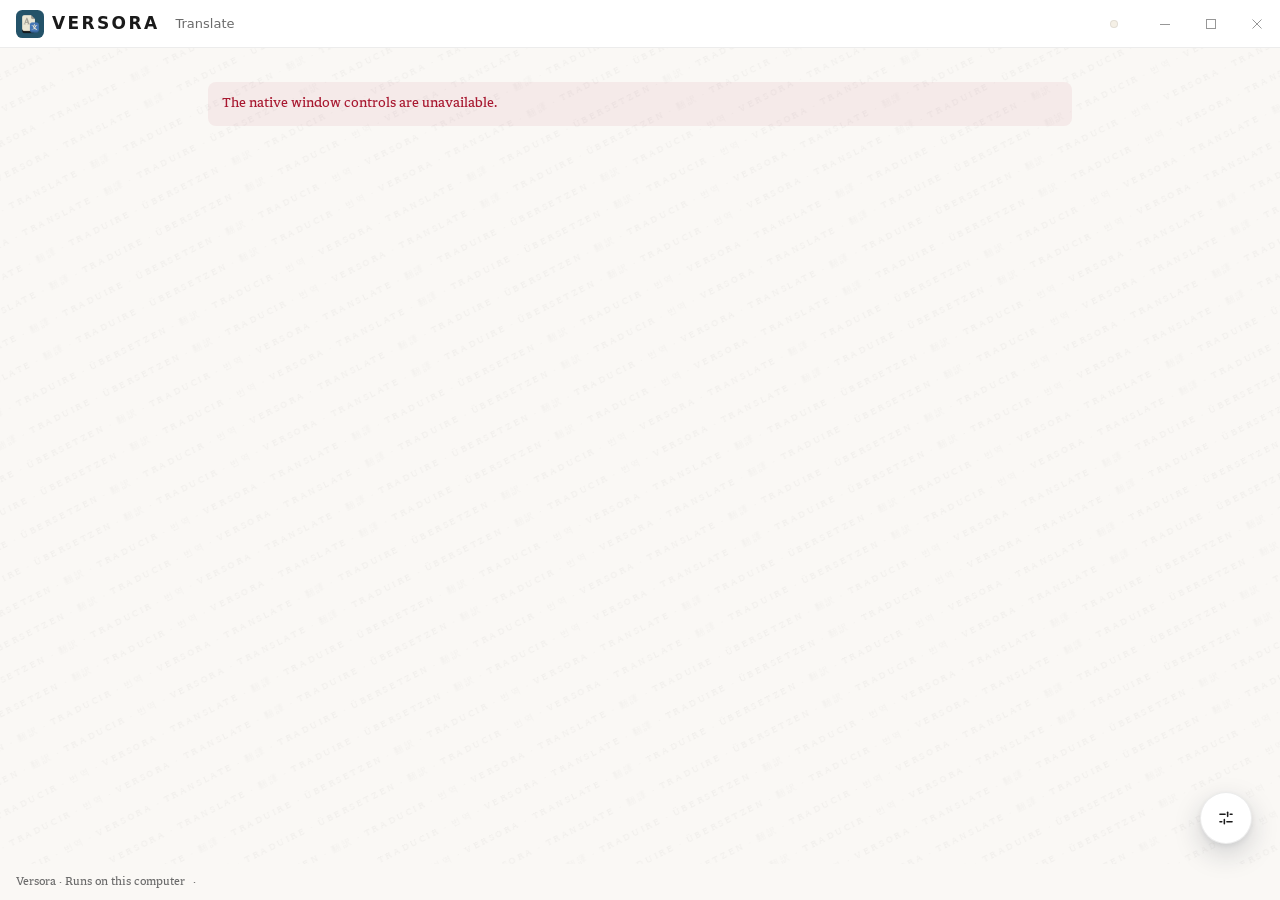
<file: desktop/ui/index.html>
<!doctype html>
<html lang="en" data-theme="light">
<head>
  <meta charset="UTF-8">
  <meta name="viewport" content="width=device-width, initial-scale=1.0">
  <meta name="color-scheme" content="light dark">
  <title>Versora</title>
  <link rel="icon" href="assets/icon.png">
  <link rel="stylesheet" href="tokens.css">
  <link rel="stylesheet" href="icons.css">
  <link rel="stylesheet" href="styles.css">
  <link rel="stylesheet" href="updates.css">
  <link rel="stylesheet" href="controls.css">
</head>
<body>
  <div class="watermark" aria-hidden="true"><div class="watermark-field" id="watermark"></div></div>
  <header class="topbar" data-testid="topbar" data-tauri-drag-region="deep">
      <a href="#translate" class="brand" data-tauri-drag-region="false" data-action="navigate" data-page="translate" data-testid="brand" aria-label="Versora"><span class="brand-tile"><img src="assets/icon.png" alt=""></span><b>Versora</b></a>
      <span class="route-name" id="route-name" data-testid="route-name">Translate</span>
      <div class="seg theme-switcher" role="group" data-testid="theme-switcher" data-tauri-drag-region="false" aria-label="Theme"></div>
      <div class="window-controls" data-testid="window-controls" data-tauri-drag-region="false">
        <button type="button" class="caption-button" data-window-action="minimize" data-testid="window-minimize" aria-label="Minimize" data-tip="Minimize" disabled></button>
        <button type="button" class="caption-button" data-window-action="maximize" data-testid="window-maximize" aria-label="Maximize" data-tip="Maximize" disabled></button>
        <button type="button" class="caption-button caption-close" data-window-action="close" data-testid="window-close" aria-label="Close" data-tip="Close" disabled></button>
      </div>
  <div class="window-resize-handles" aria-hidden="true" data-tauri-drag-region="false">
    <div class="window-resize north" data-resize-direction="North" data-testid="window-resize-north"></div>
    <div class="window-resize east" data-resize-direction="East" data-testid="window-resize-east"></div>
    <div class="window-resize south" data-resize-direction="South" data-testid="window-resize-south"></div>
    <div class="window-resize west" data-resize-direction="West" data-testid="window-resize-west"></div>
    <div class="window-resize north-west" data-resize-direction="NorthWest" data-testid="window-resize-north-west"></div>
    <div class="window-resize north-east" data-resize-direction="NorthEast" data-testid="window-resize-north-east"></div>
    <div class="window-resize south-west" data-resize-direction="SouthWest" data-testid="window-resize-south-west"></div>
    <div class="window-resize south-east" data-resize-direction="SouthEast" data-testid="window-resize-south-east"></div>
  </div>
  </header>
  <div class="titlebar-progress" data-testid="titlebar-progress" data-state="indeterminate" role="progressbar" aria-label="Loading" aria-valuemin="0" aria-hidden="false"><span aria-hidden="true"></span></div>
  <div class="app-shell" data-testid="app-shell" tabindex="0">
    <div class="content-shell" data-testid="content-shell">
    <div id="connection-error" class="notice error" data-testid="connection-error" role="alert" hidden></div>
    <main id="content" data-testid="main-content" aria-busy="true"></main>
    </div>
  </div>
  <nav class="page-dock" data-testid="page-dock" aria-label="Main navigation">
    <button type="button" class="nav-button active" data-action="navigate" data-page="translate" data-testid="nav-translate"><span data-i18n="nav.translate">Translate</span></button>
    <button type="button" class="nav-button" data-action="navigate" data-page="settings" data-testid="nav-settings"><span data-i18n="nav.settings">Settings</span></button>
  </nav>
  <footer data-testid="app-footer"><span data-i18n="about.footer">Versora · Runs on this computer</span><span id="version" data-testid="app-version"></span></footer>
  <div id="toast" class="toast" data-testid="toast" role="status" aria-live="polite" hidden></div>
  <dialog id="confirm-dialog" data-testid="confirm-dialog"><form method="dialog"><h2 id="confirm-title"></h2><p id="confirm-message"></p><div class="actions"><button value="cancel" data-testid="confirm-cancel" data-i18n="svc.keep">Keep it</button><button value="confirm" class="danger" data-testid="confirm-accept" data-i18n="svc.confirm_remove">Yes, remove</button></div></form></dialog>
  <script type="module" src="app.js"></script>
</body>
</html>
</file>
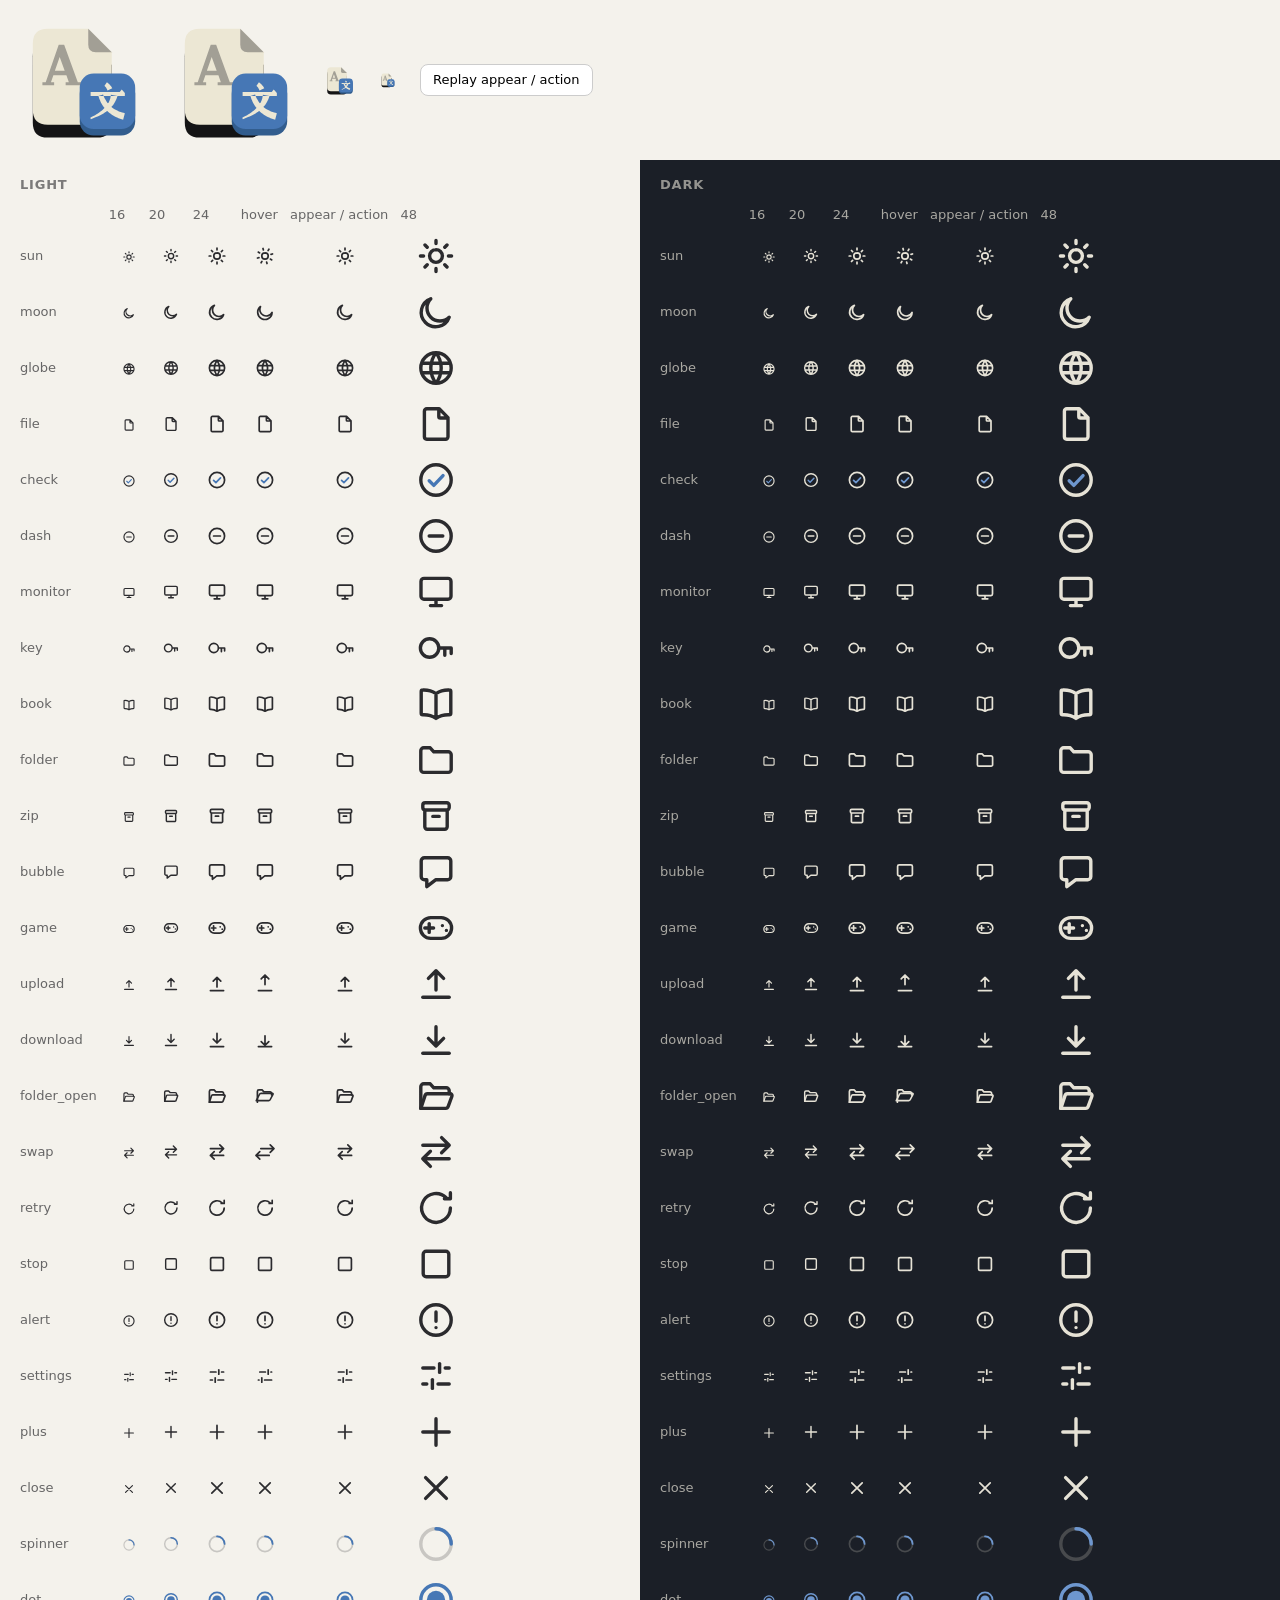
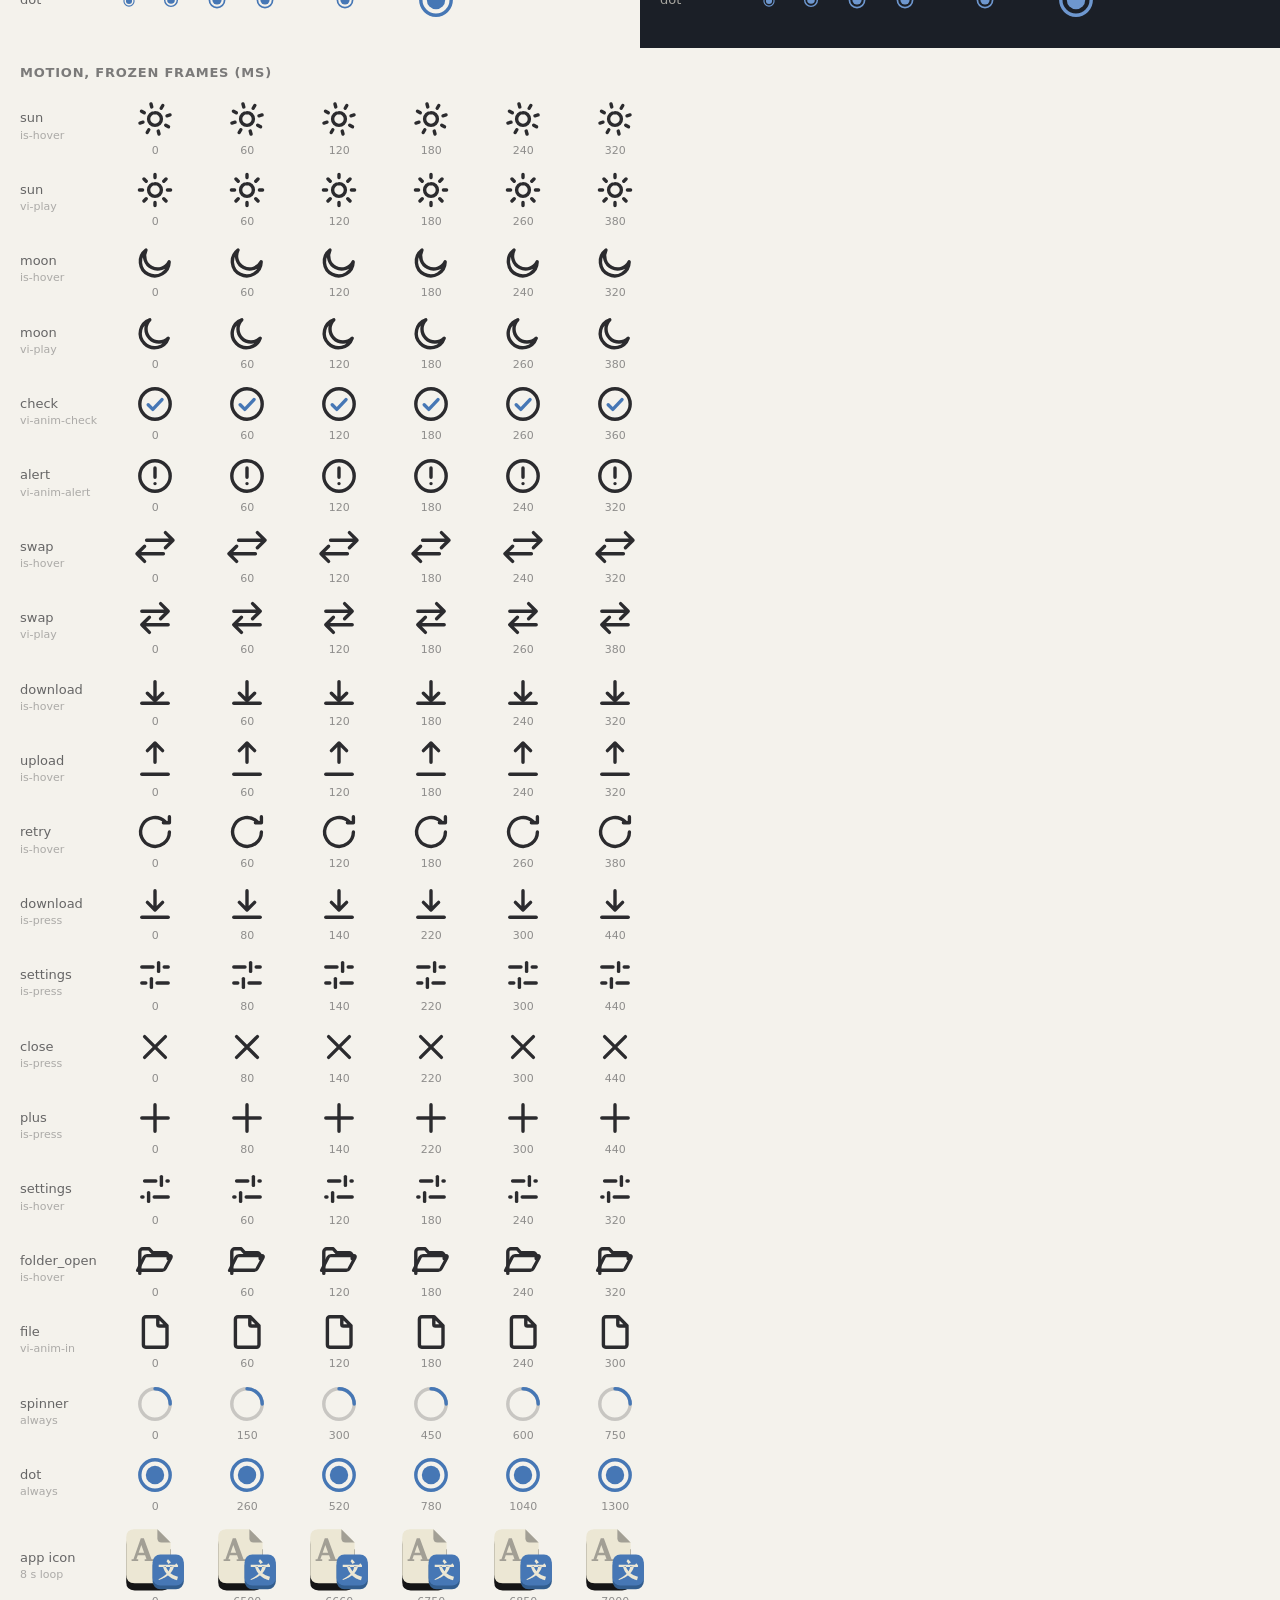
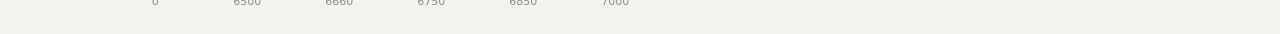
<file: assets/icons-preview.html>
<!doctype html>
<html lang="en"><head><meta charset="utf-8"><meta name="viewport" content="width=device-width, initial-scale=1">
<title>Versora icons preview</title>
<style>
body { margin: 0; font: 13px/1.4 "Segoe UI", system-ui, sans-serif; background: #F4F2EC; color: #222; }
header { padding: 16px 20px; display: flex; gap: 24px; align-items: center; flex-wrap: wrap; }
header img { display: block; }
.panels { display: flex; gap: 0; flex-wrap: wrap; }
.panel { padding: 12px 20px 20px; flex: 1 1 420px; }
.panel.light { background: #F4F2EC; color: #2B2B2E; --vi-accent: #4677B5; }
.panel.dark { background: #1B1F27; color: #E6E2D6; --vi-accent: #6E97CF; }
h2 { margin: 4px 0 8px; font-size: 13px; font-weight: 600; text-transform: uppercase; letter-spacing: .06em; opacity: .6; }
table { border-collapse: collapse; }
th { font-weight: 500; text-align: left; padding: 4px 12px 4px 0; opacity: .7; }
td { padding: 4px 12px; text-align: center; vertical-align: middle; }
td svg { display: inline-block; vertical-align: middle; }
.replay, .vi-host { display: inline-block; }
.film td { padding: 4px 10px; } .film small { display: block; opacity: .5; font-size: 11px; }
button { font: inherit; padding: 6px 12px; border-radius: 8px; border: 1px solid #ccc; background: #fff; }

.vi { --vi-ease: cubic-bezier(.22, 1, .36, 1); overflow: visible; transform-origin: 50% 50%; }
.vi * { transform-box: view-box; transform-origin: 12px 12px; }
.vi .vi-accent { stroke: var(--vi-accent, currentColor); }
.vi .vi-accent-fill { fill: var(--vi-accent, currentColor); }
.vi .vi-track { opacity: .22; }

.vi-rays, .vi-moon-body, .vi-lift, .vi-drop, .vi-swap-a, .vi-swap-b, .vi-flap, .vi-knob-a, .vi-knob-b {
  transition: transform 300ms var(--vi-ease);
}
.vi { transition: transform 140ms var(--vi-ease); }
.vi-rail-a, .vi-rail-b { transition: stroke-dashoffset 300ms var(--vi-ease); }
.vi-knob-b, .vi-rail-b { transition-delay: 50ms; }
:is(.vi-host, button, a, label, [role="button"]):is(:hover, :focus-visible, .is-hover) .vi-rays { transform: rotate(30deg); }
:is(.vi-host, button, a, label, [role="button"]):is(:hover, :focus-visible, .is-hover) .vi-moon-body { transform: rotate(-18deg); }
:is(.vi-host, button, a, label, [role="button"]):is(:hover, :focus-visible, .is-hover) .vi-drop { transform: translateY(2.4px); }
:is(.vi-host, button, a, label, [role="button"]):is(:hover, :focus-visible, .is-hover) .vi-lift, .vi-drag .vi-lift { transform: translateY(-2.4px); }
:is(.vi-host, button, a, label, [role="button"]):is(:hover, :focus-visible, .is-hover) .vi-swap-a { transform: translateX(2.4px); }
:is(.vi-host, button, a, label, [role="button"]):is(:hover, :focus-visible, .is-hover) .vi-swap-b { transform: translateX(-2.4px); }
:is(.vi-host, button, a, label, [role="button"]):is(:hover, :focus-visible, .is-hover) .vi-flap { transform: translateY(-1.6px) skewX(-10deg); }
:is(.vi-host, button, a, label, [role="button"]):is(:hover, :focus-visible, .is-hover) .vi-knob-a { transform: translateX(1.4px); }
:is(.vi-host, button, a, label, [role="button"]):is(:hover, :focus-visible, .is-hover) .vi-rail-a { stroke-dashoffset: -1.4; }
:is(.vi-host, button, a, label, [role="button"]):is(:hover, :focus-visible, .is-hover) .vi-knob-b { transform: translateX(-1.4px); }
:is(.vi-host, button, a, label, [role="button"]):is(:hover, :focus-visible, .is-hover) .vi-rail-b { stroke-dashoffset: 1.4; }
:is(.vi-host, button, a, label, [role="button"]):is(:hover, :focus-visible, .is-hover) .vi-retry-arrow { animation: vi-turn 380ms var(--vi-ease) 1; }
:is(.vi-host, button, a, label, [role="button"]):active:not(.is-press) > .vi,
:is(.vi-host, button, a, label, [role="button"]):active:not(.is-press) .sfts-ico > .vi { transform: scale(.86); }
/* Litora's press set, verbatim: each object moves its own way */
.is-press .vi, .vi.is-press { animation: vi-pop 440ms cubic-bezier(.3, .7, .3, 1) 1; }
:is(.is-press .vi, .vi.is-press):is(.vi-download, .vi-upload, .vi-folder) { animation-name: vi-drop-press; }
:is(.is-press .vi, .vi.is-press):is(.vi-settings, .vi-book, .vi-key) { animation-name: vi-lean; transform-origin: 50% 85%; }
:is(.is-press .vi, .vi.is-press):is(.vi-retry, .vi-swap, .vi-globe) { animation-name: vi-spin-press; animation-duration: 560ms; }
:is(.is-press .vi, .vi.is-press):is(.vi-folder-open, .vi-file, .vi-zip) { animation-name: vi-open; }

.vi-anim-check .vi-ring { animation: vi-settle 240ms var(--vi-ease) both; }
.vi-anim-check .vi-tick { animation: vi-draw 300ms var(--vi-ease) 60ms both; }
.vi-anim-alert .vi-ring { animation: vi-settle 240ms var(--vi-ease) both; }
.vi-anim-alert .vi-mark { animation: vi-alert 320ms var(--vi-ease) 1; transform-origin: 12px 16px; }
.vi-anim-in.vi, .vi-anim-in .vi { animation: vi-in 280ms var(--vi-ease) both; }
.vi-play .vi-swap-g { animation: vi-flip 380ms var(--vi-ease) 1; }
.vi-play .vi-rays { animation: vi-rays-in 380ms var(--vi-ease) 1; }
.vi-play .vi-moon-body { animation: vi-moon-in 380ms var(--vi-ease) 1; }
.vi-spinner .vi-arc { animation: vi-turn 900ms linear infinite; }
.vi-dot .vi-pulse-ring { animation: vi-ripple 1600ms var(--vi-ease) infinite; }

@keyframes vi-turn { from { transform: rotate(0); } to { transform: rotate(360deg); } }
@keyframes vi-draw {
  from { stroke-dasharray: 1 1; stroke-dashoffset: 1; }
  to { stroke-dasharray: 1 1; stroke-dashoffset: 0; }
}
@keyframes vi-settle { from { opacity: 0; transform: scale(.82); } to { opacity: 1; transform: none; } }
@keyframes vi-alert { from { transform: scaleY(.6); opacity: 0; } to { transform: none; opacity: 1; } }
/* Litora's nav-pop, verbatim (fired once per click via .is-press, as Litora's popNavIcon does) */
@keyframes vi-pop { 0% { transform: scale(1); } 30% { transform: scale(.78); } 62% { transform: scale(1.14); } 100% { transform: scale(1); } }
@keyframes vi-drop-press { 0% { transform: translateY(0); } 30% { transform: translateY(-4px) scale(.94); } 60% { transform: translateY(2px) scale(1.06); } 100% { transform: none; } }
@keyframes vi-lean { 0% { transform: rotate(0); } 30% { transform: rotate(-14deg) scale(.92); } 64% { transform: rotate(6deg) scale(1.06); } 100% { transform: none; } }
@keyframes vi-spin-press { 0% { transform: rotate(0) scale(1); } 40% { transform: rotate(200deg) scale(.9); } 100% { transform: rotate(360deg) scale(1); } }
@keyframes vi-open { 0% { transform: scaleX(1); } 35% { transform: scaleX(.72); } 70% { transform: scaleX(1.12); } 100% { transform: none; } }
@keyframes vi-fade { from { opacity: 1; } to { opacity: .35; } }
@keyframes vi-in { from { opacity: 0; transform: scale(.78); } to { opacity: 1; transform: none; } }
@keyframes vi-flip { from { transform: rotate(0); } to { transform: rotate(180deg); } }
@keyframes vi-rays-in { from { opacity: 0; transform: rotate(-60deg) scale(.7); } to { opacity: 1; transform: none; } }
@keyframes vi-moon-in { from { opacity: 0; transform: rotate(40deg) scale(.85); } to { opacity: 1; transform: none; } }
@keyframes vi-ripple {
  0% { opacity: .5; transform: scale(.55); } 70%, 100% { opacity: 0; transform: scale(1); }
}

@media (prefers-reduced-motion: reduce) {
  .vi, .vi * { animation: none !important; transition: none !important; transform: none !important; }
  .vi .vi-rail-a, .vi .vi-rail-b { stroke-dashoffset: 0 !important; }
  .vi .vi-pulse-ring { opacity: 0; }
  /* busy icons keep a non-moving cue: a slow fade instead of rotation / ripple */
  .vi.vi-spinner .vi-arc, .vi.vi-dot .vi-dot-core { animation: vi-fade 1.2s ease-in-out infinite alternate !important; }
}

</style></head><body>
<header>
  <img src="icon.svg" width="128" height="128" alt="static icon">
  <img src="icon-animated.svg" width="128" height="128" alt="animated icon">
  <img src="icon.svg" width="32" height="32" alt=""><img src="icon.svg" width="16" height="16" alt="">
  <button id="replay" type="button">Replay appear / action</button>
</header>
<div class="panels"><section class="panel light"><h2>light</h2><table><tr><th></th><th>16</th><th>20</th><th>24</th><th>hover</th><th>appear / action</th><th>48</th></tr><tr><th>sun</th><td><svg xmlns="http://www.w3.org/2000/svg" width="16" height="16" viewBox="0 0 24 24" fill="none" stroke="currentColor" stroke-width="1.7" stroke-linecap="round" stroke-linejoin="round" class="vi vi-sun" aria-hidden="true"><path d="M12 8.8a3.2 3.2 0 1 0 0 6.4 3.2 3.2 0 0 0 0-6.4"/><path class="vi-rays" d="M12 4.2v1.6M12 18.2v1.6M4.2 12h1.6M18.2 12h1.6M6.5 6.5l1.1 1.1M16.4 16.4l1.1 1.1M6.5 17.5l1.1-1.1M16.4 7.6l1.1-1.1"/></svg></td><td><svg xmlns="http://www.w3.org/2000/svg" width="20" height="20" viewBox="0 0 24 24" fill="none" stroke="currentColor" stroke-width="1.7" stroke-linecap="round" stroke-linejoin="round" class="vi vi-sun" aria-hidden="true"><path d="M12 8.8a3.2 3.2 0 1 0 0 6.4 3.2 3.2 0 0 0 0-6.4"/><path class="vi-rays" d="M12 4.2v1.6M12 18.2v1.6M4.2 12h1.6M18.2 12h1.6M6.5 6.5l1.1 1.1M16.4 16.4l1.1 1.1M6.5 17.5l1.1-1.1M16.4 7.6l1.1-1.1"/></svg></td><td><svg xmlns="http://www.w3.org/2000/svg" width="24" height="24" viewBox="0 0 24 24" fill="none" stroke="currentColor" stroke-width="1.7" stroke-linecap="round" stroke-linejoin="round" class="vi vi-sun" aria-hidden="true"><path d="M12 8.8a3.2 3.2 0 1 0 0 6.4 3.2 3.2 0 0 0 0-6.4"/><path class="vi-rays" d="M12 4.2v1.6M12 18.2v1.6M4.2 12h1.6M18.2 12h1.6M6.5 6.5l1.1 1.1M16.4 16.4l1.1 1.1M6.5 17.5l1.1-1.1M16.4 7.6l1.1-1.1"/></svg></td><td><span class="vi-host is-hover"><svg xmlns="http://www.w3.org/2000/svg" width="24" height="24" viewBox="0 0 24 24" fill="none" stroke="currentColor" stroke-width="1.7" stroke-linecap="round" stroke-linejoin="round" class="vi vi-sun" aria-hidden="true"><path d="M12 8.8a3.2 3.2 0 1 0 0 6.4 3.2 3.2 0 0 0 0-6.4"/><path class="vi-rays" d="M12 4.2v1.6M12 18.2v1.6M4.2 12h1.6M18.2 12h1.6M6.5 6.5l1.1 1.1M16.4 16.4l1.1 1.1M6.5 17.5l1.1-1.1M16.4 7.6l1.1-1.1"/></svg></span></td><td><span class="replay vi-play" data-cls="vi-play"><svg xmlns="http://www.w3.org/2000/svg" width="24" height="24" viewBox="0 0 24 24" fill="none" stroke="currentColor" stroke-width="1.7" stroke-linecap="round" stroke-linejoin="round" class="vi vi-sun" aria-hidden="true"><path d="M12 8.8a3.2 3.2 0 1 0 0 6.4 3.2 3.2 0 0 0 0-6.4"/><path class="vi-rays" d="M12 4.2v1.6M12 18.2v1.6M4.2 12h1.6M18.2 12h1.6M6.5 6.5l1.1 1.1M16.4 16.4l1.1 1.1M6.5 17.5l1.1-1.1M16.4 7.6l1.1-1.1"/></svg></span></td><td><svg xmlns="http://www.w3.org/2000/svg" width="48" height="48" viewBox="0 0 24 24" fill="none" stroke="currentColor" stroke-width="1.7" stroke-linecap="round" stroke-linejoin="round" class="vi vi-sun" aria-hidden="true"><path d="M12 8.8a3.2 3.2 0 1 0 0 6.4 3.2 3.2 0 0 0 0-6.4"/><path class="vi-rays" d="M12 4.2v1.6M12 18.2v1.6M4.2 12h1.6M18.2 12h1.6M6.5 6.5l1.1 1.1M16.4 16.4l1.1 1.1M6.5 17.5l1.1-1.1M16.4 7.6l1.1-1.1"/></svg></td></tr><tr><th>moon</th><td><svg xmlns="http://www.w3.org/2000/svg" width="16" height="16" viewBox="0 0 24 24" fill="none" stroke="currentColor" stroke-width="1.7" stroke-linecap="round" stroke-linejoin="round" class="vi vi-moon" aria-hidden="true"><path class="vi-moon-body" d="M18.6 14.6A7.2 7.2 0 1 1 9.4 5.4a5.6 5.6 0 0 0 9.2 9.2z"/></svg></td><td><svg xmlns="http://www.w3.org/2000/svg" width="20" height="20" viewBox="0 0 24 24" fill="none" stroke="currentColor" stroke-width="1.7" stroke-linecap="round" stroke-linejoin="round" class="vi vi-moon" aria-hidden="true"><path class="vi-moon-body" d="M18.6 14.6A7.2 7.2 0 1 1 9.4 5.4a5.6 5.6 0 0 0 9.2 9.2z"/></svg></td><td><svg xmlns="http://www.w3.org/2000/svg" width="24" height="24" viewBox="0 0 24 24" fill="none" stroke="currentColor" stroke-width="1.7" stroke-linecap="round" stroke-linejoin="round" class="vi vi-moon" aria-hidden="true"><path class="vi-moon-body" d="M18.6 14.6A7.2 7.2 0 1 1 9.4 5.4a5.6 5.6 0 0 0 9.2 9.2z"/></svg></td><td><span class="vi-host is-hover"><svg xmlns="http://www.w3.org/2000/svg" width="24" height="24" viewBox="0 0 24 24" fill="none" stroke="currentColor" stroke-width="1.7" stroke-linecap="round" stroke-linejoin="round" class="vi vi-moon" aria-hidden="true"><path class="vi-moon-body" d="M18.6 14.6A7.2 7.2 0 1 1 9.4 5.4a5.6 5.6 0 0 0 9.2 9.2z"/></svg></span></td><td><span class="replay vi-play" data-cls="vi-play"><svg xmlns="http://www.w3.org/2000/svg" width="24" height="24" viewBox="0 0 24 24" fill="none" stroke="currentColor" stroke-width="1.7" stroke-linecap="round" stroke-linejoin="round" class="vi vi-moon" aria-hidden="true"><path class="vi-moon-body" d="M18.6 14.6A7.2 7.2 0 1 1 9.4 5.4a5.6 5.6 0 0 0 9.2 9.2z"/></svg></span></td><td><svg xmlns="http://www.w3.org/2000/svg" width="48" height="48" viewBox="0 0 24 24" fill="none" stroke="currentColor" stroke-width="1.7" stroke-linecap="round" stroke-linejoin="round" class="vi vi-moon" aria-hidden="true"><path class="vi-moon-body" d="M18.6 14.6A7.2 7.2 0 1 1 9.4 5.4a5.6 5.6 0 0 0 9.2 9.2z"/></svg></td></tr><tr><th>globe</th><td><svg xmlns="http://www.w3.org/2000/svg" width="16" height="16" viewBox="0 0 24 24" fill="none" stroke="currentColor" stroke-width="1.7" stroke-linecap="round" stroke-linejoin="round" class="vi vi-globe" aria-hidden="true"><path d="M12 4.4a7.6 7.6 0 1 0 0 15.2 7.6 7.6 0 0 0 0-15.2M4.8 9.6h14.4M4.8 14.4h14.4M12 4.4c1.6 2.1 2.6 4.7 2.6 7.6s-1 5.5-2.6 7.6c-1.6-2.1-2.6-4.7-2.6-7.6s1-5.5 2.6-7.6"/></svg></td><td><svg xmlns="http://www.w3.org/2000/svg" width="20" height="20" viewBox="0 0 24 24" fill="none" stroke="currentColor" stroke-width="1.7" stroke-linecap="round" stroke-linejoin="round" class="vi vi-globe" aria-hidden="true"><path d="M12 4.4a7.6 7.6 0 1 0 0 15.2 7.6 7.6 0 0 0 0-15.2M4.8 9.6h14.4M4.8 14.4h14.4M12 4.4c1.6 2.1 2.6 4.7 2.6 7.6s-1 5.5-2.6 7.6c-1.6-2.1-2.6-4.7-2.6-7.6s1-5.5 2.6-7.6"/></svg></td><td><svg xmlns="http://www.w3.org/2000/svg" width="24" height="24" viewBox="0 0 24 24" fill="none" stroke="currentColor" stroke-width="1.7" stroke-linecap="round" stroke-linejoin="round" class="vi vi-globe" aria-hidden="true"><path d="M12 4.4a7.6 7.6 0 1 0 0 15.2 7.6 7.6 0 0 0 0-15.2M4.8 9.6h14.4M4.8 14.4h14.4M12 4.4c1.6 2.1 2.6 4.7 2.6 7.6s-1 5.5-2.6 7.6c-1.6-2.1-2.6-4.7-2.6-7.6s1-5.5 2.6-7.6"/></svg></td><td><span class="vi-host is-hover"><svg xmlns="http://www.w3.org/2000/svg" width="24" height="24" viewBox="0 0 24 24" fill="none" stroke="currentColor" stroke-width="1.7" stroke-linecap="round" stroke-linejoin="round" class="vi vi-globe" aria-hidden="true"><path d="M12 4.4a7.6 7.6 0 1 0 0 15.2 7.6 7.6 0 0 0 0-15.2M4.8 9.6h14.4M4.8 14.4h14.4M12 4.4c1.6 2.1 2.6 4.7 2.6 7.6s-1 5.5-2.6 7.6c-1.6-2.1-2.6-4.7-2.6-7.6s1-5.5 2.6-7.6"/></svg></span></td><td><span class="replay vi-anim-in" data-cls="vi-anim-in"><svg xmlns="http://www.w3.org/2000/svg" width="24" height="24" viewBox="0 0 24 24" fill="none" stroke="currentColor" stroke-width="1.7" stroke-linecap="round" stroke-linejoin="round" class="vi vi-globe" aria-hidden="true"><path d="M12 4.4a7.6 7.6 0 1 0 0 15.2 7.6 7.6 0 0 0 0-15.2M4.8 9.6h14.4M4.8 14.4h14.4M12 4.4c1.6 2.1 2.6 4.7 2.6 7.6s-1 5.5-2.6 7.6c-1.6-2.1-2.6-4.7-2.6-7.6s1-5.5 2.6-7.6"/></svg></span></td><td><svg xmlns="http://www.w3.org/2000/svg" width="48" height="48" viewBox="0 0 24 24" fill="none" stroke="currentColor" stroke-width="1.7" stroke-linecap="round" stroke-linejoin="round" class="vi vi-globe" aria-hidden="true"><path d="M12 4.4a7.6 7.6 0 1 0 0 15.2 7.6 7.6 0 0 0 0-15.2M4.8 9.6h14.4M4.8 14.4h14.4M12 4.4c1.6 2.1 2.6 4.7 2.6 7.6s-1 5.5-2.6 7.6c-1.6-2.1-2.6-4.7-2.6-7.6s1-5.5 2.6-7.6"/></svg></td></tr><tr><th>file</th><td><svg xmlns="http://www.w3.org/2000/svg" width="16" height="16" viewBox="0 0 24 24" fill="none" stroke="currentColor" stroke-width="1.7" stroke-linecap="round" stroke-linejoin="round" class="vi vi-file" aria-hidden="true"><path d="M7.4 4.4h6.2l4.4 4.4v9.6a1.2 1.2 0 0 1-1.2 1.2H7.4a1.2 1.2 0 0 1-1.2-1.2V5.6a1.2 1.2 0 0 1 1.2-1.2zM13.4 4.4v3.8a.8.8 0 0 0 .8.8H18"/></svg></td><td><svg xmlns="http://www.w3.org/2000/svg" width="20" height="20" viewBox="0 0 24 24" fill="none" stroke="currentColor" stroke-width="1.7" stroke-linecap="round" stroke-linejoin="round" class="vi vi-file" aria-hidden="true"><path d="M7.4 4.4h6.2l4.4 4.4v9.6a1.2 1.2 0 0 1-1.2 1.2H7.4a1.2 1.2 0 0 1-1.2-1.2V5.6a1.2 1.2 0 0 1 1.2-1.2zM13.4 4.4v3.8a.8.8 0 0 0 .8.8H18"/></svg></td><td><svg xmlns="http://www.w3.org/2000/svg" width="24" height="24" viewBox="0 0 24 24" fill="none" stroke="currentColor" stroke-width="1.7" stroke-linecap="round" stroke-linejoin="round" class="vi vi-file" aria-hidden="true"><path d="M7.4 4.4h6.2l4.4 4.4v9.6a1.2 1.2 0 0 1-1.2 1.2H7.4a1.2 1.2 0 0 1-1.2-1.2V5.6a1.2 1.2 0 0 1 1.2-1.2zM13.4 4.4v3.8a.8.8 0 0 0 .8.8H18"/></svg></td><td><span class="vi-host is-hover"><svg xmlns="http://www.w3.org/2000/svg" width="24" height="24" viewBox="0 0 24 24" fill="none" stroke="currentColor" stroke-width="1.7" stroke-linecap="round" stroke-linejoin="round" class="vi vi-file" aria-hidden="true"><path d="M7.4 4.4h6.2l4.4 4.4v9.6a1.2 1.2 0 0 1-1.2 1.2H7.4a1.2 1.2 0 0 1-1.2-1.2V5.6a1.2 1.2 0 0 1 1.2-1.2zM13.4 4.4v3.8a.8.8 0 0 0 .8.8H18"/></svg></span></td><td><span class="replay vi-anim-in" data-cls="vi-anim-in"><svg xmlns="http://www.w3.org/2000/svg" width="24" height="24" viewBox="0 0 24 24" fill="none" stroke="currentColor" stroke-width="1.7" stroke-linecap="round" stroke-linejoin="round" class="vi vi-file" aria-hidden="true"><path d="M7.4 4.4h6.2l4.4 4.4v9.6a1.2 1.2 0 0 1-1.2 1.2H7.4a1.2 1.2 0 0 1-1.2-1.2V5.6a1.2 1.2 0 0 1 1.2-1.2zM13.4 4.4v3.8a.8.8 0 0 0 .8.8H18"/></svg></span></td><td><svg xmlns="http://www.w3.org/2000/svg" width="48" height="48" viewBox="0 0 24 24" fill="none" stroke="currentColor" stroke-width="1.7" stroke-linecap="round" stroke-linejoin="round" class="vi vi-file" aria-hidden="true"><path d="M7.4 4.4h6.2l4.4 4.4v9.6a1.2 1.2 0 0 1-1.2 1.2H7.4a1.2 1.2 0 0 1-1.2-1.2V5.6a1.2 1.2 0 0 1 1.2-1.2zM13.4 4.4v3.8a.8.8 0 0 0 .8.8H18"/></svg></td></tr><tr><th>check</th><td><svg xmlns="http://www.w3.org/2000/svg" width="16" height="16" viewBox="0 0 24 24" fill="none" stroke="currentColor" stroke-width="1.7" stroke-linecap="round" stroke-linejoin="round" class="vi vi-check" aria-hidden="true"><path class="vi-ring" d="M12 4.4a7.6 7.6 0 1 0 0 15.2 7.6 7.6 0 0 0 0-15.2"/><path class="vi-tick vi-accent" d="M8.6 12.4l2.3 2.3 4.6-4.9" pathLength="1"/></svg></td><td><svg xmlns="http://www.w3.org/2000/svg" width="20" height="20" viewBox="0 0 24 24" fill="none" stroke="currentColor" stroke-width="1.7" stroke-linecap="round" stroke-linejoin="round" class="vi vi-check" aria-hidden="true"><path class="vi-ring" d="M12 4.4a7.6 7.6 0 1 0 0 15.2 7.6 7.6 0 0 0 0-15.2"/><path class="vi-tick vi-accent" d="M8.6 12.4l2.3 2.3 4.6-4.9" pathLength="1"/></svg></td><td><svg xmlns="http://www.w3.org/2000/svg" width="24" height="24" viewBox="0 0 24 24" fill="none" stroke="currentColor" stroke-width="1.7" stroke-linecap="round" stroke-linejoin="round" class="vi vi-check" aria-hidden="true"><path class="vi-ring" d="M12 4.4a7.6 7.6 0 1 0 0 15.2 7.6 7.6 0 0 0 0-15.2"/><path class="vi-tick vi-accent" d="M8.6 12.4l2.3 2.3 4.6-4.9" pathLength="1"/></svg></td><td><span class="vi-host is-hover"><svg xmlns="http://www.w3.org/2000/svg" width="24" height="24" viewBox="0 0 24 24" fill="none" stroke="currentColor" stroke-width="1.7" stroke-linecap="round" stroke-linejoin="round" class="vi vi-check" aria-hidden="true"><path class="vi-ring" d="M12 4.4a7.6 7.6 0 1 0 0 15.2 7.6 7.6 0 0 0 0-15.2"/><path class="vi-tick vi-accent" d="M8.6 12.4l2.3 2.3 4.6-4.9" pathLength="1"/></svg></span></td><td><span class="replay vi-anim-check" data-cls="vi-anim-check"><svg xmlns="http://www.w3.org/2000/svg" width="24" height="24" viewBox="0 0 24 24" fill="none" stroke="currentColor" stroke-width="1.7" stroke-linecap="round" stroke-linejoin="round" class="vi vi-check" aria-hidden="true"><path class="vi-ring" d="M12 4.4a7.6 7.6 0 1 0 0 15.2 7.6 7.6 0 0 0 0-15.2"/><path class="vi-tick vi-accent" d="M8.6 12.4l2.3 2.3 4.6-4.9" pathLength="1"/></svg></span></td><td><svg xmlns="http://www.w3.org/2000/svg" width="48" height="48" viewBox="0 0 24 24" fill="none" stroke="currentColor" stroke-width="1.7" stroke-linecap="round" stroke-linejoin="round" class="vi vi-check" aria-hidden="true"><path class="vi-ring" d="M12 4.4a7.6 7.6 0 1 0 0 15.2 7.6 7.6 0 0 0 0-15.2"/><path class="vi-tick vi-accent" d="M8.6 12.4l2.3 2.3 4.6-4.9" pathLength="1"/></svg></td></tr><tr><th>dash</th><td><svg xmlns="http://www.w3.org/2000/svg" width="16" height="16" viewBox="0 0 24 24" fill="none" stroke="currentColor" stroke-width="1.7" stroke-linecap="round" stroke-linejoin="round" class="vi vi-dash" aria-hidden="true"><path d="M12 4.4a7.6 7.6 0 1 0 0 15.2 7.6 7.6 0 0 0 0-15.2"/><path d="M8.6 12h6.8"/></svg></td><td><svg xmlns="http://www.w3.org/2000/svg" width="20" height="20" viewBox="0 0 24 24" fill="none" stroke="currentColor" stroke-width="1.7" stroke-linecap="round" stroke-linejoin="round" class="vi vi-dash" aria-hidden="true"><path d="M12 4.4a7.6 7.6 0 1 0 0 15.2 7.6 7.6 0 0 0 0-15.2"/><path d="M8.6 12h6.8"/></svg></td><td><svg xmlns="http://www.w3.org/2000/svg" width="24" height="24" viewBox="0 0 24 24" fill="none" stroke="currentColor" stroke-width="1.7" stroke-linecap="round" stroke-linejoin="round" class="vi vi-dash" aria-hidden="true"><path d="M12 4.4a7.6 7.6 0 1 0 0 15.2 7.6 7.6 0 0 0 0-15.2"/><path d="M8.6 12h6.8"/></svg></td><td><span class="vi-host is-hover"><svg xmlns="http://www.w3.org/2000/svg" width="24" height="24" viewBox="0 0 24 24" fill="none" stroke="currentColor" stroke-width="1.7" stroke-linecap="round" stroke-linejoin="round" class="vi vi-dash" aria-hidden="true"><path d="M12 4.4a7.6 7.6 0 1 0 0 15.2 7.6 7.6 0 0 0 0-15.2"/><path d="M8.6 12h6.8"/></svg></span></td><td><span class="replay vi-anim-in" data-cls="vi-anim-in"><svg xmlns="http://www.w3.org/2000/svg" width="24" height="24" viewBox="0 0 24 24" fill="none" stroke="currentColor" stroke-width="1.7" stroke-linecap="round" stroke-linejoin="round" class="vi vi-dash" aria-hidden="true"><path d="M12 4.4a7.6 7.6 0 1 0 0 15.2 7.6 7.6 0 0 0 0-15.2"/><path d="M8.6 12h6.8"/></svg></span></td><td><svg xmlns="http://www.w3.org/2000/svg" width="48" height="48" viewBox="0 0 24 24" fill="none" stroke="currentColor" stroke-width="1.7" stroke-linecap="round" stroke-linejoin="round" class="vi vi-dash" aria-hidden="true"><path d="M12 4.4a7.6 7.6 0 1 0 0 15.2 7.6 7.6 0 0 0 0-15.2"/><path d="M8.6 12h6.8"/></svg></td></tr><tr><th>monitor</th><td><svg xmlns="http://www.w3.org/2000/svg" width="16" height="16" viewBox="0 0 24 24" fill="none" stroke="currentColor" stroke-width="1.7" stroke-linecap="round" stroke-linejoin="round" class="vi vi-monitor" aria-hidden="true"><path d="M6 5.2h12a1.5 1.5 0 0 1 1.5 1.5v7.4a1.5 1.5 0 0 1-1.5 1.5H6a1.5 1.5 0 0 1-1.5-1.5V6.7A1.5 1.5 0 0 1 6 5.2zM9.2 18.8h5.6M12 15.6v3.2"/></svg></td><td><svg xmlns="http://www.w3.org/2000/svg" width="20" height="20" viewBox="0 0 24 24" fill="none" stroke="currentColor" stroke-width="1.7" stroke-linecap="round" stroke-linejoin="round" class="vi vi-monitor" aria-hidden="true"><path d="M6 5.2h12a1.5 1.5 0 0 1 1.5 1.5v7.4a1.5 1.5 0 0 1-1.5 1.5H6a1.5 1.5 0 0 1-1.5-1.5V6.7A1.5 1.5 0 0 1 6 5.2zM9.2 18.8h5.6M12 15.6v3.2"/></svg></td><td><svg xmlns="http://www.w3.org/2000/svg" width="24" height="24" viewBox="0 0 24 24" fill="none" stroke="currentColor" stroke-width="1.7" stroke-linecap="round" stroke-linejoin="round" class="vi vi-monitor" aria-hidden="true"><path d="M6 5.2h12a1.5 1.5 0 0 1 1.5 1.5v7.4a1.5 1.5 0 0 1-1.5 1.5H6a1.5 1.5 0 0 1-1.5-1.5V6.7A1.5 1.5 0 0 1 6 5.2zM9.2 18.8h5.6M12 15.6v3.2"/></svg></td><td><span class="vi-host is-hover"><svg xmlns="http://www.w3.org/2000/svg" width="24" height="24" viewBox="0 0 24 24" fill="none" stroke="currentColor" stroke-width="1.7" stroke-linecap="round" stroke-linejoin="round" class="vi vi-monitor" aria-hidden="true"><path d="M6 5.2h12a1.5 1.5 0 0 1 1.5 1.5v7.4a1.5 1.5 0 0 1-1.5 1.5H6a1.5 1.5 0 0 1-1.5-1.5V6.7A1.5 1.5 0 0 1 6 5.2zM9.2 18.8h5.6M12 15.6v3.2"/></svg></span></td><td><span class="replay vi-anim-in" data-cls="vi-anim-in"><svg xmlns="http://www.w3.org/2000/svg" width="24" height="24" viewBox="0 0 24 24" fill="none" stroke="currentColor" stroke-width="1.7" stroke-linecap="round" stroke-linejoin="round" class="vi vi-monitor" aria-hidden="true"><path d="M6 5.2h12a1.5 1.5 0 0 1 1.5 1.5v7.4a1.5 1.5 0 0 1-1.5 1.5H6a1.5 1.5 0 0 1-1.5-1.5V6.7A1.5 1.5 0 0 1 6 5.2zM9.2 18.8h5.6M12 15.6v3.2"/></svg></span></td><td><svg xmlns="http://www.w3.org/2000/svg" width="48" height="48" viewBox="0 0 24 24" fill="none" stroke="currentColor" stroke-width="1.7" stroke-linecap="round" stroke-linejoin="round" class="vi vi-monitor" aria-hidden="true"><path d="M6 5.2h12a1.5 1.5 0 0 1 1.5 1.5v7.4a1.5 1.5 0 0 1-1.5 1.5H6a1.5 1.5 0 0 1-1.5-1.5V6.7A1.5 1.5 0 0 1 6 5.2zM9.2 18.8h5.6M12 15.6v3.2"/></svg></td></tr><tr><th>key</th><td><svg xmlns="http://www.w3.org/2000/svg" width="16" height="16" viewBox="0 0 24 24" fill="none" stroke="currentColor" stroke-width="1.7" stroke-linecap="round" stroke-linejoin="round" class="vi vi-key" aria-hidden="true"><path d="M8.8 7.4a4.6 4.6 0 1 0 0 9.2 4.6 4.6 0 0 0 0-9.2M13.4 12h6.2M16.4 12v3.6M19.6 12v2.8"/></svg></td><td><svg xmlns="http://www.w3.org/2000/svg" width="20" height="20" viewBox="0 0 24 24" fill="none" stroke="currentColor" stroke-width="1.7" stroke-linecap="round" stroke-linejoin="round" class="vi vi-key" aria-hidden="true"><path d="M8.8 7.4a4.6 4.6 0 1 0 0 9.2 4.6 4.6 0 0 0 0-9.2M13.4 12h6.2M16.4 12v3.6M19.6 12v2.8"/></svg></td><td><svg xmlns="http://www.w3.org/2000/svg" width="24" height="24" viewBox="0 0 24 24" fill="none" stroke="currentColor" stroke-width="1.7" stroke-linecap="round" stroke-linejoin="round" class="vi vi-key" aria-hidden="true"><path d="M8.8 7.4a4.6 4.6 0 1 0 0 9.2 4.6 4.6 0 0 0 0-9.2M13.4 12h6.2M16.4 12v3.6M19.6 12v2.8"/></svg></td><td><span class="vi-host is-hover"><svg xmlns="http://www.w3.org/2000/svg" width="24" height="24" viewBox="0 0 24 24" fill="none" stroke="currentColor" stroke-width="1.7" stroke-linecap="round" stroke-linejoin="round" class="vi vi-key" aria-hidden="true"><path d="M8.8 7.4a4.6 4.6 0 1 0 0 9.2 4.6 4.6 0 0 0 0-9.2M13.4 12h6.2M16.4 12v3.6M19.6 12v2.8"/></svg></span></td><td><span class="replay vi-anim-in" data-cls="vi-anim-in"><svg xmlns="http://www.w3.org/2000/svg" width="24" height="24" viewBox="0 0 24 24" fill="none" stroke="currentColor" stroke-width="1.7" stroke-linecap="round" stroke-linejoin="round" class="vi vi-key" aria-hidden="true"><path d="M8.8 7.4a4.6 4.6 0 1 0 0 9.2 4.6 4.6 0 0 0 0-9.2M13.4 12h6.2M16.4 12v3.6M19.6 12v2.8"/></svg></span></td><td><svg xmlns="http://www.w3.org/2000/svg" width="48" height="48" viewBox="0 0 24 24" fill="none" stroke="currentColor" stroke-width="1.7" stroke-linecap="round" stroke-linejoin="round" class="vi vi-key" aria-hidden="true"><path d="M8.8 7.4a4.6 4.6 0 1 0 0 9.2 4.6 4.6 0 0 0 0-9.2M13.4 12h6.2M16.4 12v3.6M19.6 12v2.8"/></svg></td></tr><tr><th>book</th><td><svg xmlns="http://www.w3.org/2000/svg" width="16" height="16" viewBox="0 0 24 24" fill="none" stroke="currentColor" stroke-width="1.7" stroke-linecap="round" stroke-linejoin="round" class="vi vi-book" aria-hidden="true"><path d="M12 6.8C10.1 5.5 7.9 4.9 5.4 5a.8.8 0 0 0-.8.8v10.8a.8.8 0 0 0 .8.8c2.5-.1 4.7.5 6.6 1.8 1.9-1.3 4.1-1.9 6.6-1.8a.8.8 0 0 0 .8-.8V5.8a.8.8 0 0 0-.8-.8c-2.5-.1-4.7.5-6.6 1.8zM12 6.8v12.4"/></svg></td><td><svg xmlns="http://www.w3.org/2000/svg" width="20" height="20" viewBox="0 0 24 24" fill="none" stroke="currentColor" stroke-width="1.7" stroke-linecap="round" stroke-linejoin="round" class="vi vi-book" aria-hidden="true"><path d="M12 6.8C10.1 5.5 7.9 4.9 5.4 5a.8.8 0 0 0-.8.8v10.8a.8.8 0 0 0 .8.8c2.5-.1 4.7.5 6.6 1.8 1.9-1.3 4.1-1.9 6.6-1.8a.8.8 0 0 0 .8-.8V5.8a.8.8 0 0 0-.8-.8c-2.5-.1-4.7.5-6.6 1.8zM12 6.8v12.4"/></svg></td><td><svg xmlns="http://www.w3.org/2000/svg" width="24" height="24" viewBox="0 0 24 24" fill="none" stroke="currentColor" stroke-width="1.7" stroke-linecap="round" stroke-linejoin="round" class="vi vi-book" aria-hidden="true"><path d="M12 6.8C10.1 5.5 7.9 4.9 5.4 5a.8.8 0 0 0-.8.8v10.8a.8.8 0 0 0 .8.8c2.5-.1 4.7.5 6.6 1.8 1.9-1.3 4.1-1.9 6.6-1.8a.8.8 0 0 0 .8-.8V5.8a.8.8 0 0 0-.8-.8c-2.5-.1-4.7.5-6.6 1.8zM12 6.8v12.4"/></svg></td><td><span class="vi-host is-hover"><svg xmlns="http://www.w3.org/2000/svg" width="24" height="24" viewBox="0 0 24 24" fill="none" stroke="currentColor" stroke-width="1.7" stroke-linecap="round" stroke-linejoin="round" class="vi vi-book" aria-hidden="true"><path d="M12 6.8C10.1 5.5 7.9 4.9 5.4 5a.8.8 0 0 0-.8.8v10.8a.8.8 0 0 0 .8.8c2.5-.1 4.7.5 6.6 1.8 1.9-1.3 4.1-1.9 6.6-1.8a.8.8 0 0 0 .8-.8V5.8a.8.8 0 0 0-.8-.8c-2.5-.1-4.7.5-6.6 1.8zM12 6.8v12.4"/></svg></span></td><td><span class="replay vi-anim-in" data-cls="vi-anim-in"><svg xmlns="http://www.w3.org/2000/svg" width="24" height="24" viewBox="0 0 24 24" fill="none" stroke="currentColor" stroke-width="1.7" stroke-linecap="round" stroke-linejoin="round" class="vi vi-book" aria-hidden="true"><path d="M12 6.8C10.1 5.5 7.9 4.9 5.4 5a.8.8 0 0 0-.8.8v10.8a.8.8 0 0 0 .8.8c2.5-.1 4.7.5 6.6 1.8 1.9-1.3 4.1-1.9 6.6-1.8a.8.8 0 0 0 .8-.8V5.8a.8.8 0 0 0-.8-.8c-2.5-.1-4.7.5-6.6 1.8zM12 6.8v12.4"/></svg></span></td><td><svg xmlns="http://www.w3.org/2000/svg" width="48" height="48" viewBox="0 0 24 24" fill="none" stroke="currentColor" stroke-width="1.7" stroke-linecap="round" stroke-linejoin="round" class="vi vi-book" aria-hidden="true"><path d="M12 6.8C10.1 5.5 7.9 4.9 5.4 5a.8.8 0 0 0-.8.8v10.8a.8.8 0 0 0 .8.8c2.5-.1 4.7.5 6.6 1.8 1.9-1.3 4.1-1.9 6.6-1.8a.8.8 0 0 0 .8-.8V5.8a.8.8 0 0 0-.8-.8c-2.5-.1-4.7.5-6.6 1.8zM12 6.8v12.4"/></svg></td></tr><tr><th>folder</th><td><svg xmlns="http://www.w3.org/2000/svg" width="16" height="16" viewBox="0 0 24 24" fill="none" stroke="currentColor" stroke-width="1.7" stroke-linecap="round" stroke-linejoin="round" class="vi vi-folder" aria-hidden="true"><path d="M4.4 7.4a1.5 1.5 0 0 1 1.5-1.5h3.2l1.8 2h7.2a1.5 1.5 0 0 1 1.5 1.5v7.3a1.5 1.5 0 0 1-1.5 1.5H5.9a1.5 1.5 0 0 1-1.5-1.5z"/></svg></td><td><svg xmlns="http://www.w3.org/2000/svg" width="20" height="20" viewBox="0 0 24 24" fill="none" stroke="currentColor" stroke-width="1.7" stroke-linecap="round" stroke-linejoin="round" class="vi vi-folder" aria-hidden="true"><path d="M4.4 7.4a1.5 1.5 0 0 1 1.5-1.5h3.2l1.8 2h7.2a1.5 1.5 0 0 1 1.5 1.5v7.3a1.5 1.5 0 0 1-1.5 1.5H5.9a1.5 1.5 0 0 1-1.5-1.5z"/></svg></td><td><svg xmlns="http://www.w3.org/2000/svg" width="24" height="24" viewBox="0 0 24 24" fill="none" stroke="currentColor" stroke-width="1.7" stroke-linecap="round" stroke-linejoin="round" class="vi vi-folder" aria-hidden="true"><path d="M4.4 7.4a1.5 1.5 0 0 1 1.5-1.5h3.2l1.8 2h7.2a1.5 1.5 0 0 1 1.5 1.5v7.3a1.5 1.5 0 0 1-1.5 1.5H5.9a1.5 1.5 0 0 1-1.5-1.5z"/></svg></td><td><span class="vi-host is-hover"><svg xmlns="http://www.w3.org/2000/svg" width="24" height="24" viewBox="0 0 24 24" fill="none" stroke="currentColor" stroke-width="1.7" stroke-linecap="round" stroke-linejoin="round" class="vi vi-folder" aria-hidden="true"><path d="M4.4 7.4a1.5 1.5 0 0 1 1.5-1.5h3.2l1.8 2h7.2a1.5 1.5 0 0 1 1.5 1.5v7.3a1.5 1.5 0 0 1-1.5 1.5H5.9a1.5 1.5 0 0 1-1.5-1.5z"/></svg></span></td><td><span class="replay vi-anim-in" data-cls="vi-anim-in"><svg xmlns="http://www.w3.org/2000/svg" width="24" height="24" viewBox="0 0 24 24" fill="none" stroke="currentColor" stroke-width="1.7" stroke-linecap="round" stroke-linejoin="round" class="vi vi-folder" aria-hidden="true"><path d="M4.4 7.4a1.5 1.5 0 0 1 1.5-1.5h3.2l1.8 2h7.2a1.5 1.5 0 0 1 1.5 1.5v7.3a1.5 1.5 0 0 1-1.5 1.5H5.9a1.5 1.5 0 0 1-1.5-1.5z"/></svg></span></td><td><svg xmlns="http://www.w3.org/2000/svg" width="48" height="48" viewBox="0 0 24 24" fill="none" stroke="currentColor" stroke-width="1.7" stroke-linecap="round" stroke-linejoin="round" class="vi vi-folder" aria-hidden="true"><path d="M4.4 7.4a1.5 1.5 0 0 1 1.5-1.5h3.2l1.8 2h7.2a1.5 1.5 0 0 1 1.5 1.5v7.3a1.5 1.5 0 0 1-1.5 1.5H5.9a1.5 1.5 0 0 1-1.5-1.5z"/></svg></td></tr><tr><th>zip</th><td><svg xmlns="http://www.w3.org/2000/svg" width="16" height="16" viewBox="0 0 24 24" fill="none" stroke="currentColor" stroke-width="1.7" stroke-linecap="round" stroke-linejoin="round" class="vi vi-zip" aria-hidden="true"><path d="M6.6 5.4h10.8a1.2 1.2 0 0 1 1.2 1.2v1.2a1.2 1.2 0 0 1-1.2 1.2H6.6a1.2 1.2 0 0 1-1.2-1.2V6.6a1.2 1.2 0 0 1 1.2-1.2zM6.4 9v8.4a1.2 1.2 0 0 0 1.2 1.2h8.8a1.2 1.2 0 0 0 1.2-1.2V9M10.4 12.2h3.2"/></svg></td><td><svg xmlns="http://www.w3.org/2000/svg" width="20" height="20" viewBox="0 0 24 24" fill="none" stroke="currentColor" stroke-width="1.7" stroke-linecap="round" stroke-linejoin="round" class="vi vi-zip" aria-hidden="true"><path d="M6.6 5.4h10.8a1.2 1.2 0 0 1 1.2 1.2v1.2a1.2 1.2 0 0 1-1.2 1.2H6.6a1.2 1.2 0 0 1-1.2-1.2V6.6a1.2 1.2 0 0 1 1.2-1.2zM6.4 9v8.4a1.2 1.2 0 0 0 1.2 1.2h8.8a1.2 1.2 0 0 0 1.2-1.2V9M10.4 12.2h3.2"/></svg></td><td><svg xmlns="http://www.w3.org/2000/svg" width="24" height="24" viewBox="0 0 24 24" fill="none" stroke="currentColor" stroke-width="1.7" stroke-linecap="round" stroke-linejoin="round" class="vi vi-zip" aria-hidden="true"><path d="M6.6 5.4h10.8a1.2 1.2 0 0 1 1.2 1.2v1.2a1.2 1.2 0 0 1-1.2 1.2H6.6a1.2 1.2 0 0 1-1.2-1.2V6.6a1.2 1.2 0 0 1 1.2-1.2zM6.4 9v8.4a1.2 1.2 0 0 0 1.2 1.2h8.8a1.2 1.2 0 0 0 1.2-1.2V9M10.4 12.2h3.2"/></svg></td><td><span class="vi-host is-hover"><svg xmlns="http://www.w3.org/2000/svg" width="24" height="24" viewBox="0 0 24 24" fill="none" stroke="currentColor" stroke-width="1.7" stroke-linecap="round" stroke-linejoin="round" class="vi vi-zip" aria-hidden="true"><path d="M6.6 5.4h10.8a1.2 1.2 0 0 1 1.2 1.2v1.2a1.2 1.2 0 0 1-1.2 1.2H6.6a1.2 1.2 0 0 1-1.2-1.2V6.6a1.2 1.2 0 0 1 1.2-1.2zM6.4 9v8.4a1.2 1.2 0 0 0 1.2 1.2h8.8a1.2 1.2 0 0 0 1.2-1.2V9M10.4 12.2h3.2"/></svg></span></td><td><span class="replay vi-anim-in" data-cls="vi-anim-in"><svg xmlns="http://www.w3.org/2000/svg" width="24" height="24" viewBox="0 0 24 24" fill="none" stroke="currentColor" stroke-width="1.7" stroke-linecap="round" stroke-linejoin="round" class="vi vi-zip" aria-hidden="true"><path d="M6.6 5.4h10.8a1.2 1.2 0 0 1 1.2 1.2v1.2a1.2 1.2 0 0 1-1.2 1.2H6.6a1.2 1.2 0 0 1-1.2-1.2V6.6a1.2 1.2 0 0 1 1.2-1.2zM6.4 9v8.4a1.2 1.2 0 0 0 1.2 1.2h8.8a1.2 1.2 0 0 0 1.2-1.2V9M10.4 12.2h3.2"/></svg></span></td><td><svg xmlns="http://www.w3.org/2000/svg" width="48" height="48" viewBox="0 0 24 24" fill="none" stroke="currentColor" stroke-width="1.7" stroke-linecap="round" stroke-linejoin="round" class="vi vi-zip" aria-hidden="true"><path d="M6.6 5.4h10.8a1.2 1.2 0 0 1 1.2 1.2v1.2a1.2 1.2 0 0 1-1.2 1.2H6.6a1.2 1.2 0 0 1-1.2-1.2V6.6a1.2 1.2 0 0 1 1.2-1.2zM6.4 9v8.4a1.2 1.2 0 0 0 1.2 1.2h8.8a1.2 1.2 0 0 0 1.2-1.2V9M10.4 12.2h3.2"/></svg></td></tr><tr><th>bubble</th><td><svg xmlns="http://www.w3.org/2000/svg" width="16" height="16" viewBox="0 0 24 24" fill="none" stroke="currentColor" stroke-width="1.7" stroke-linecap="round" stroke-linejoin="round" class="vi vi-bubble" aria-hidden="true"><path d="M6.2 4.9h11.6a1.6 1.6 0 0 1 1.6 1.6v7.8a1.6 1.6 0 0 1-1.6 1.6h-6L7.4 19.3v-3.4H6.2a1.6 1.6 0 0 1-1.6-1.6V6.5a1.6 1.6 0 0 1 1.6-1.6z"/></svg></td><td><svg xmlns="http://www.w3.org/2000/svg" width="20" height="20" viewBox="0 0 24 24" fill="none" stroke="currentColor" stroke-width="1.7" stroke-linecap="round" stroke-linejoin="round" class="vi vi-bubble" aria-hidden="true"><path d="M6.2 4.9h11.6a1.6 1.6 0 0 1 1.6 1.6v7.8a1.6 1.6 0 0 1-1.6 1.6h-6L7.4 19.3v-3.4H6.2a1.6 1.6 0 0 1-1.6-1.6V6.5a1.6 1.6 0 0 1 1.6-1.6z"/></svg></td><td><svg xmlns="http://www.w3.org/2000/svg" width="24" height="24" viewBox="0 0 24 24" fill="none" stroke="currentColor" stroke-width="1.7" stroke-linecap="round" stroke-linejoin="round" class="vi vi-bubble" aria-hidden="true"><path d="M6.2 4.9h11.6a1.6 1.6 0 0 1 1.6 1.6v7.8a1.6 1.6 0 0 1-1.6 1.6h-6L7.4 19.3v-3.4H6.2a1.6 1.6 0 0 1-1.6-1.6V6.5a1.6 1.6 0 0 1 1.6-1.6z"/></svg></td><td><span class="vi-host is-hover"><svg xmlns="http://www.w3.org/2000/svg" width="24" height="24" viewBox="0 0 24 24" fill="none" stroke="currentColor" stroke-width="1.7" stroke-linecap="round" stroke-linejoin="round" class="vi vi-bubble" aria-hidden="true"><path d="M6.2 4.9h11.6a1.6 1.6 0 0 1 1.6 1.6v7.8a1.6 1.6 0 0 1-1.6 1.6h-6L7.4 19.3v-3.4H6.2a1.6 1.6 0 0 1-1.6-1.6V6.5a1.6 1.6 0 0 1 1.6-1.6z"/></svg></span></td><td><span class="replay vi-anim-in" data-cls="vi-anim-in"><svg xmlns="http://www.w3.org/2000/svg" width="24" height="24" viewBox="0 0 24 24" fill="none" stroke="currentColor" stroke-width="1.7" stroke-linecap="round" stroke-linejoin="round" class="vi vi-bubble" aria-hidden="true"><path d="M6.2 4.9h11.6a1.6 1.6 0 0 1 1.6 1.6v7.8a1.6 1.6 0 0 1-1.6 1.6h-6L7.4 19.3v-3.4H6.2a1.6 1.6 0 0 1-1.6-1.6V6.5a1.6 1.6 0 0 1 1.6-1.6z"/></svg></span></td><td><svg xmlns="http://www.w3.org/2000/svg" width="48" height="48" viewBox="0 0 24 24" fill="none" stroke="currentColor" stroke-width="1.7" stroke-linecap="round" stroke-linejoin="round" class="vi vi-bubble" aria-hidden="true"><path d="M6.2 4.9h11.6a1.6 1.6 0 0 1 1.6 1.6v7.8a1.6 1.6 0 0 1-1.6 1.6h-6L7.4 19.3v-3.4H6.2a1.6 1.6 0 0 1-1.6-1.6V6.5a1.6 1.6 0 0 1 1.6-1.6z"/></svg></td></tr><tr><th>game</th><td><svg xmlns="http://www.w3.org/2000/svg" width="16" height="16" viewBox="0 0 24 24" fill="none" stroke="currentColor" stroke-width="1.7" stroke-linecap="round" stroke-linejoin="round" class="vi vi-game" aria-hidden="true"><path d="M9.4 6.8h5.2a5.2 5.2 0 0 1 0 10.4H9.4a5.2 5.2 0 0 1 0-10.4zM8.6 9.8v4.4M6.4 12h4.4M15.2 10.8h.01M17.2 13.2h.01"/></svg></td><td><svg xmlns="http://www.w3.org/2000/svg" width="20" height="20" viewBox="0 0 24 24" fill="none" stroke="currentColor" stroke-width="1.7" stroke-linecap="round" stroke-linejoin="round" class="vi vi-game" aria-hidden="true"><path d="M9.4 6.8h5.2a5.2 5.2 0 0 1 0 10.4H9.4a5.2 5.2 0 0 1 0-10.4zM8.6 9.8v4.4M6.4 12h4.4M15.2 10.8h.01M17.2 13.2h.01"/></svg></td><td><svg xmlns="http://www.w3.org/2000/svg" width="24" height="24" viewBox="0 0 24 24" fill="none" stroke="currentColor" stroke-width="1.7" stroke-linecap="round" stroke-linejoin="round" class="vi vi-game" aria-hidden="true"><path d="M9.4 6.8h5.2a5.2 5.2 0 0 1 0 10.4H9.4a5.2 5.2 0 0 1 0-10.4zM8.6 9.8v4.4M6.4 12h4.4M15.2 10.8h.01M17.2 13.2h.01"/></svg></td><td><span class="vi-host is-hover"><svg xmlns="http://www.w3.org/2000/svg" width="24" height="24" viewBox="0 0 24 24" fill="none" stroke="currentColor" stroke-width="1.7" stroke-linecap="round" stroke-linejoin="round" class="vi vi-game" aria-hidden="true"><path d="M9.4 6.8h5.2a5.2 5.2 0 0 1 0 10.4H9.4a5.2 5.2 0 0 1 0-10.4zM8.6 9.8v4.4M6.4 12h4.4M15.2 10.8h.01M17.2 13.2h.01"/></svg></span></td><td><span class="replay vi-anim-in" data-cls="vi-anim-in"><svg xmlns="http://www.w3.org/2000/svg" width="24" height="24" viewBox="0 0 24 24" fill="none" stroke="currentColor" stroke-width="1.7" stroke-linecap="round" stroke-linejoin="round" class="vi vi-game" aria-hidden="true"><path d="M9.4 6.8h5.2a5.2 5.2 0 0 1 0 10.4H9.4a5.2 5.2 0 0 1 0-10.4zM8.6 9.8v4.4M6.4 12h4.4M15.2 10.8h.01M17.2 13.2h.01"/></svg></span></td><td><svg xmlns="http://www.w3.org/2000/svg" width="48" height="48" viewBox="0 0 24 24" fill="none" stroke="currentColor" stroke-width="1.7" stroke-linecap="round" stroke-linejoin="round" class="vi vi-game" aria-hidden="true"><path d="M9.4 6.8h5.2a5.2 5.2 0 0 1 0 10.4H9.4a5.2 5.2 0 0 1 0-10.4zM8.6 9.8v4.4M6.4 12h4.4M15.2 10.8h.01M17.2 13.2h.01"/></svg></td></tr><tr><th>upload</th><td><svg xmlns="http://www.w3.org/2000/svg" width="16" height="16" viewBox="0 0 24 24" fill="none" stroke="currentColor" stroke-width="1.7" stroke-linecap="round" stroke-linejoin="round" class="vi vi-upload" aria-hidden="true"><path class="vi-lift" d="M12 15V5.4M8.2 9.2 12 5.4l3.8 3.8"/><path d="M5.4 18.6h13.2"/></svg></td><td><svg xmlns="http://www.w3.org/2000/svg" width="20" height="20" viewBox="0 0 24 24" fill="none" stroke="currentColor" stroke-width="1.7" stroke-linecap="round" stroke-linejoin="round" class="vi vi-upload" aria-hidden="true"><path class="vi-lift" d="M12 15V5.4M8.2 9.2 12 5.4l3.8 3.8"/><path d="M5.4 18.6h13.2"/></svg></td><td><svg xmlns="http://www.w3.org/2000/svg" width="24" height="24" viewBox="0 0 24 24" fill="none" stroke="currentColor" stroke-width="1.7" stroke-linecap="round" stroke-linejoin="round" class="vi vi-upload" aria-hidden="true"><path class="vi-lift" d="M12 15V5.4M8.2 9.2 12 5.4l3.8 3.8"/><path d="M5.4 18.6h13.2"/></svg></td><td><span class="vi-host is-hover"><svg xmlns="http://www.w3.org/2000/svg" width="24" height="24" viewBox="0 0 24 24" fill="none" stroke="currentColor" stroke-width="1.7" stroke-linecap="round" stroke-linejoin="round" class="vi vi-upload" aria-hidden="true"><path class="vi-lift" d="M12 15V5.4M8.2 9.2 12 5.4l3.8 3.8"/><path d="M5.4 18.6h13.2"/></svg></span></td><td><span class="replay vi-anim-in" data-cls="vi-anim-in"><svg xmlns="http://www.w3.org/2000/svg" width="24" height="24" viewBox="0 0 24 24" fill="none" stroke="currentColor" stroke-width="1.7" stroke-linecap="round" stroke-linejoin="round" class="vi vi-upload" aria-hidden="true"><path class="vi-lift" d="M12 15V5.4M8.2 9.2 12 5.4l3.8 3.8"/><path d="M5.4 18.6h13.2"/></svg></span></td><td><svg xmlns="http://www.w3.org/2000/svg" width="48" height="48" viewBox="0 0 24 24" fill="none" stroke="currentColor" stroke-width="1.7" stroke-linecap="round" stroke-linejoin="round" class="vi vi-upload" aria-hidden="true"><path class="vi-lift" d="M12 15V5.4M8.2 9.2 12 5.4l3.8 3.8"/><path d="M5.4 18.6h13.2"/></svg></td></tr><tr><th>download</th><td><svg xmlns="http://www.w3.org/2000/svg" width="16" height="16" viewBox="0 0 24 24" fill="none" stroke="currentColor" stroke-width="1.7" stroke-linecap="round" stroke-linejoin="round" class="vi vi-download" aria-hidden="true"><path class="vi-drop" d="M12 5.4V15M8.2 11.2 12 15l3.8-3.8"/><path d="M5.4 18.6h13.2"/></svg></td><td><svg xmlns="http://www.w3.org/2000/svg" width="20" height="20" viewBox="0 0 24 24" fill="none" stroke="currentColor" stroke-width="1.7" stroke-linecap="round" stroke-linejoin="round" class="vi vi-download" aria-hidden="true"><path class="vi-drop" d="M12 5.4V15M8.2 11.2 12 15l3.8-3.8"/><path d="M5.4 18.6h13.2"/></svg></td><td><svg xmlns="http://www.w3.org/2000/svg" width="24" height="24" viewBox="0 0 24 24" fill="none" stroke="currentColor" stroke-width="1.7" stroke-linecap="round" stroke-linejoin="round" class="vi vi-download" aria-hidden="true"><path class="vi-drop" d="M12 5.4V15M8.2 11.2 12 15l3.8-3.8"/><path d="M5.4 18.6h13.2"/></svg></td><td><span class="vi-host is-hover"><svg xmlns="http://www.w3.org/2000/svg" width="24" height="24" viewBox="0 0 24 24" fill="none" stroke="currentColor" stroke-width="1.7" stroke-linecap="round" stroke-linejoin="round" class="vi vi-download" aria-hidden="true"><path class="vi-drop" d="M12 5.4V15M8.2 11.2 12 15l3.8-3.8"/><path d="M5.4 18.6h13.2"/></svg></span></td><td><span class="replay vi-anim-in" data-cls="vi-anim-in"><svg xmlns="http://www.w3.org/2000/svg" width="24" height="24" viewBox="0 0 24 24" fill="none" stroke="currentColor" stroke-width="1.7" stroke-linecap="round" stroke-linejoin="round" class="vi vi-download" aria-hidden="true"><path class="vi-drop" d="M12 5.4V15M8.2 11.2 12 15l3.8-3.8"/><path d="M5.4 18.6h13.2"/></svg></span></td><td><svg xmlns="http://www.w3.org/2000/svg" width="48" height="48" viewBox="0 0 24 24" fill="none" stroke="currentColor" stroke-width="1.7" stroke-linecap="round" stroke-linejoin="round" class="vi vi-download" aria-hidden="true"><path class="vi-drop" d="M12 5.4V15M8.2 11.2 12 15l3.8-3.8"/><path d="M5.4 18.6h13.2"/></svg></td></tr><tr><th>folder_open</th><td><svg xmlns="http://www.w3.org/2000/svg" width="16" height="16" viewBox="0 0 24 24" fill="none" stroke="currentColor" stroke-width="1.7" stroke-linecap="round" stroke-linejoin="round" class="vi vi-folder-open" aria-hidden="true"><path d="M4.4 18.2V7.4a1.5 1.5 0 0 1 1.5-1.5h3.2l1.8 2h6.2a1.5 1.5 0 0 1 1.5 1.5v1.5"/><path class="vi-flap" d="M4.4 18.2l2.1-6.4a1.3 1.3 0 0 1 1.2-.9h11.4a.9.9 0 0 1 .86 1.2l-1.9 5.2a1.3 1.3 0 0 1-1.2.9z"/></svg></td><td><svg xmlns="http://www.w3.org/2000/svg" width="20" height="20" viewBox="0 0 24 24" fill="none" stroke="currentColor" stroke-width="1.7" stroke-linecap="round" stroke-linejoin="round" class="vi vi-folder-open" aria-hidden="true"><path d="M4.4 18.2V7.4a1.5 1.5 0 0 1 1.5-1.5h3.2l1.8 2h6.2a1.5 1.5 0 0 1 1.5 1.5v1.5"/><path class="vi-flap" d="M4.4 18.2l2.1-6.4a1.3 1.3 0 0 1 1.2-.9h11.4a.9.9 0 0 1 .86 1.2l-1.9 5.2a1.3 1.3 0 0 1-1.2.9z"/></svg></td><td><svg xmlns="http://www.w3.org/2000/svg" width="24" height="24" viewBox="0 0 24 24" fill="none" stroke="currentColor" stroke-width="1.7" stroke-linecap="round" stroke-linejoin="round" class="vi vi-folder-open" aria-hidden="true"><path d="M4.4 18.2V7.4a1.5 1.5 0 0 1 1.5-1.5h3.2l1.8 2h6.2a1.5 1.5 0 0 1 1.5 1.5v1.5"/><path class="vi-flap" d="M4.4 18.2l2.1-6.4a1.3 1.3 0 0 1 1.2-.9h11.4a.9.9 0 0 1 .86 1.2l-1.9 5.2a1.3 1.3 0 0 1-1.2.9z"/></svg></td><td><span class="vi-host is-hover"><svg xmlns="http://www.w3.org/2000/svg" width="24" height="24" viewBox="0 0 24 24" fill="none" stroke="currentColor" stroke-width="1.7" stroke-linecap="round" stroke-linejoin="round" class="vi vi-folder-open" aria-hidden="true"><path d="M4.4 18.2V7.4a1.5 1.5 0 0 1 1.5-1.5h3.2l1.8 2h6.2a1.5 1.5 0 0 1 1.5 1.5v1.5"/><path class="vi-flap" d="M4.4 18.2l2.1-6.4a1.3 1.3 0 0 1 1.2-.9h11.4a.9.9 0 0 1 .86 1.2l-1.9 5.2a1.3 1.3 0 0 1-1.2.9z"/></svg></span></td><td><span class="replay vi-anim-in" data-cls="vi-anim-in"><svg xmlns="http://www.w3.org/2000/svg" width="24" height="24" viewBox="0 0 24 24" fill="none" stroke="currentColor" stroke-width="1.7" stroke-linecap="round" stroke-linejoin="round" class="vi vi-folder-open" aria-hidden="true"><path d="M4.4 18.2V7.4a1.5 1.5 0 0 1 1.5-1.5h3.2l1.8 2h6.2a1.5 1.5 0 0 1 1.5 1.5v1.5"/><path class="vi-flap" d="M4.4 18.2l2.1-6.4a1.3 1.3 0 0 1 1.2-.9h11.4a.9.9 0 0 1 .86 1.2l-1.9 5.2a1.3 1.3 0 0 1-1.2.9z"/></svg></span></td><td><svg xmlns="http://www.w3.org/2000/svg" width="48" height="48" viewBox="0 0 24 24" fill="none" stroke="currentColor" stroke-width="1.7" stroke-linecap="round" stroke-linejoin="round" class="vi vi-folder-open" aria-hidden="true"><path d="M4.4 18.2V7.4a1.5 1.5 0 0 1 1.5-1.5h3.2l1.8 2h6.2a1.5 1.5 0 0 1 1.5 1.5v1.5"/><path class="vi-flap" d="M4.4 18.2l2.1-6.4a1.3 1.3 0 0 1 1.2-.9h11.4a.9.9 0 0 1 .86 1.2l-1.9 5.2a1.3 1.3 0 0 1-1.2.9z"/></svg></td></tr><tr><th>swap</th><td><svg xmlns="http://www.w3.org/2000/svg" width="16" height="16" viewBox="0 0 24 24" fill="none" stroke="currentColor" stroke-width="1.7" stroke-linecap="round" stroke-linejoin="round" class="vi vi-swap" aria-hidden="true"><g class="vi-swap-g"><path class="vi-swap-a" d="M5.4 8.6h13.2M14.8 4.8l3.8 3.8-3.8 3.8"/><path class="vi-swap-b" d="M18.6 15.4H5.4M9.2 11.6l-3.8 3.8 3.8 3.8"/></g></svg></td><td><svg xmlns="http://www.w3.org/2000/svg" width="20" height="20" viewBox="0 0 24 24" fill="none" stroke="currentColor" stroke-width="1.7" stroke-linecap="round" stroke-linejoin="round" class="vi vi-swap" aria-hidden="true"><g class="vi-swap-g"><path class="vi-swap-a" d="M5.4 8.6h13.2M14.8 4.8l3.8 3.8-3.8 3.8"/><path class="vi-swap-b" d="M18.6 15.4H5.4M9.2 11.6l-3.8 3.8 3.8 3.8"/></g></svg></td><td><svg xmlns="http://www.w3.org/2000/svg" width="24" height="24" viewBox="0 0 24 24" fill="none" stroke="currentColor" stroke-width="1.7" stroke-linecap="round" stroke-linejoin="round" class="vi vi-swap" aria-hidden="true"><g class="vi-swap-g"><path class="vi-swap-a" d="M5.4 8.6h13.2M14.8 4.8l3.8 3.8-3.8 3.8"/><path class="vi-swap-b" d="M18.6 15.4H5.4M9.2 11.6l-3.8 3.8 3.8 3.8"/></g></svg></td><td><span class="vi-host is-hover"><svg xmlns="http://www.w3.org/2000/svg" width="24" height="24" viewBox="0 0 24 24" fill="none" stroke="currentColor" stroke-width="1.7" stroke-linecap="round" stroke-linejoin="round" class="vi vi-swap" aria-hidden="true"><g class="vi-swap-g"><path class="vi-swap-a" d="M5.4 8.6h13.2M14.8 4.8l3.8 3.8-3.8 3.8"/><path class="vi-swap-b" d="M18.6 15.4H5.4M9.2 11.6l-3.8 3.8 3.8 3.8"/></g></svg></span></td><td><span class="replay vi-play" data-cls="vi-play"><svg xmlns="http://www.w3.org/2000/svg" width="24" height="24" viewBox="0 0 24 24" fill="none" stroke="currentColor" stroke-width="1.7" stroke-linecap="round" stroke-linejoin="round" class="vi vi-swap" aria-hidden="true"><g class="vi-swap-g"><path class="vi-swap-a" d="M5.4 8.6h13.2M14.8 4.8l3.8 3.8-3.8 3.8"/><path class="vi-swap-b" d="M18.6 15.4H5.4M9.2 11.6l-3.8 3.8 3.8 3.8"/></g></svg></span></td><td><svg xmlns="http://www.w3.org/2000/svg" width="48" height="48" viewBox="0 0 24 24" fill="none" stroke="currentColor" stroke-width="1.7" stroke-linecap="round" stroke-linejoin="round" class="vi vi-swap" aria-hidden="true"><g class="vi-swap-g"><path class="vi-swap-a" d="M5.4 8.6h13.2M14.8 4.8l3.8 3.8-3.8 3.8"/><path class="vi-swap-b" d="M18.6 15.4H5.4M9.2 11.6l-3.8 3.8 3.8 3.8"/></g></svg></td></tr><tr><th>retry</th><td><svg xmlns="http://www.w3.org/2000/svg" width="16" height="16" viewBox="0 0 24 24" fill="none" stroke="currentColor" stroke-width="1.7" stroke-linecap="round" stroke-linejoin="round" class="vi vi-retry" aria-hidden="true"><path class="vi-retry-arrow" d="M19.2 12a7.2 7.2 0 1 1-2.1-5.1M19.2 4.4v3h-3"/></svg></td><td><svg xmlns="http://www.w3.org/2000/svg" width="20" height="20" viewBox="0 0 24 24" fill="none" stroke="currentColor" stroke-width="1.7" stroke-linecap="round" stroke-linejoin="round" class="vi vi-retry" aria-hidden="true"><path class="vi-retry-arrow" d="M19.2 12a7.2 7.2 0 1 1-2.1-5.1M19.2 4.4v3h-3"/></svg></td><td><svg xmlns="http://www.w3.org/2000/svg" width="24" height="24" viewBox="0 0 24 24" fill="none" stroke="currentColor" stroke-width="1.7" stroke-linecap="round" stroke-linejoin="round" class="vi vi-retry" aria-hidden="true"><path class="vi-retry-arrow" d="M19.2 12a7.2 7.2 0 1 1-2.1-5.1M19.2 4.4v3h-3"/></svg></td><td><span class="vi-host is-hover"><svg xmlns="http://www.w3.org/2000/svg" width="24" height="24" viewBox="0 0 24 24" fill="none" stroke="currentColor" stroke-width="1.7" stroke-linecap="round" stroke-linejoin="round" class="vi vi-retry" aria-hidden="true"><path class="vi-retry-arrow" d="M19.2 12a7.2 7.2 0 1 1-2.1-5.1M19.2 4.4v3h-3"/></svg></span></td><td><span class="replay vi-anim-in" data-cls="vi-anim-in"><svg xmlns="http://www.w3.org/2000/svg" width="24" height="24" viewBox="0 0 24 24" fill="none" stroke="currentColor" stroke-width="1.7" stroke-linecap="round" stroke-linejoin="round" class="vi vi-retry" aria-hidden="true"><path class="vi-retry-arrow" d="M19.2 12a7.2 7.2 0 1 1-2.1-5.1M19.2 4.4v3h-3"/></svg></span></td><td><svg xmlns="http://www.w3.org/2000/svg" width="48" height="48" viewBox="0 0 24 24" fill="none" stroke="currentColor" stroke-width="1.7" stroke-linecap="round" stroke-linejoin="round" class="vi vi-retry" aria-hidden="true"><path class="vi-retry-arrow" d="M19.2 12a7.2 7.2 0 1 1-2.1-5.1M19.2 4.4v3h-3"/></svg></td></tr><tr><th>stop</th><td><svg xmlns="http://www.w3.org/2000/svg" width="16" height="16" viewBox="0 0 24 24" fill="none" stroke="currentColor" stroke-width="1.7" stroke-linecap="round" stroke-linejoin="round" class="vi vi-stop" aria-hidden="true"><path d="M7.1 5.6h9.8a1.5 1.5 0 0 1 1.5 1.5v9.8a1.5 1.5 0 0 1-1.5 1.5H7.1a1.5 1.5 0 0 1-1.5-1.5V7.1a1.5 1.5 0 0 1 1.5-1.5z"/></svg></td><td><svg xmlns="http://www.w3.org/2000/svg" width="20" height="20" viewBox="0 0 24 24" fill="none" stroke="currentColor" stroke-width="1.7" stroke-linecap="round" stroke-linejoin="round" class="vi vi-stop" aria-hidden="true"><path d="M7.1 5.6h9.8a1.5 1.5 0 0 1 1.5 1.5v9.8a1.5 1.5 0 0 1-1.5 1.5H7.1a1.5 1.5 0 0 1-1.5-1.5V7.1a1.5 1.5 0 0 1 1.5-1.5z"/></svg></td><td><svg xmlns="http://www.w3.org/2000/svg" width="24" height="24" viewBox="0 0 24 24" fill="none" stroke="currentColor" stroke-width="1.7" stroke-linecap="round" stroke-linejoin="round" class="vi vi-stop" aria-hidden="true"><path d="M7.1 5.6h9.8a1.5 1.5 0 0 1 1.5 1.5v9.8a1.5 1.5 0 0 1-1.5 1.5H7.1a1.5 1.5 0 0 1-1.5-1.5V7.1a1.5 1.5 0 0 1 1.5-1.5z"/></svg></td><td><span class="vi-host is-hover"><svg xmlns="http://www.w3.org/2000/svg" width="24" height="24" viewBox="0 0 24 24" fill="none" stroke="currentColor" stroke-width="1.7" stroke-linecap="round" stroke-linejoin="round" class="vi vi-stop" aria-hidden="true"><path d="M7.1 5.6h9.8a1.5 1.5 0 0 1 1.5 1.5v9.8a1.5 1.5 0 0 1-1.5 1.5H7.1a1.5 1.5 0 0 1-1.5-1.5V7.1a1.5 1.5 0 0 1 1.5-1.5z"/></svg></span></td><td><span class="replay vi-anim-in" data-cls="vi-anim-in"><svg xmlns="http://www.w3.org/2000/svg" width="24" height="24" viewBox="0 0 24 24" fill="none" stroke="currentColor" stroke-width="1.7" stroke-linecap="round" stroke-linejoin="round" class="vi vi-stop" aria-hidden="true"><path d="M7.1 5.6h9.8a1.5 1.5 0 0 1 1.5 1.5v9.8a1.5 1.5 0 0 1-1.5 1.5H7.1a1.5 1.5 0 0 1-1.5-1.5V7.1a1.5 1.5 0 0 1 1.5-1.5z"/></svg></span></td><td><svg xmlns="http://www.w3.org/2000/svg" width="48" height="48" viewBox="0 0 24 24" fill="none" stroke="currentColor" stroke-width="1.7" stroke-linecap="round" stroke-linejoin="round" class="vi vi-stop" aria-hidden="true"><path d="M7.1 5.6h9.8a1.5 1.5 0 0 1 1.5 1.5v9.8a1.5 1.5 0 0 1-1.5 1.5H7.1a1.5 1.5 0 0 1-1.5-1.5V7.1a1.5 1.5 0 0 1 1.5-1.5z"/></svg></td></tr><tr><th>alert</th><td><svg xmlns="http://www.w3.org/2000/svg" width="16" height="16" viewBox="0 0 24 24" fill="none" stroke="currentColor" stroke-width="1.7" stroke-linecap="round" stroke-linejoin="round" class="vi vi-alert" aria-hidden="true"><path class="vi-ring" d="M12 4.4a7.6 7.6 0 1 0 0 15.2 7.6 7.6 0 0 0 0-15.2"/><path class="vi-mark" d="M12 8v4.6M12 15.8h.01"/></svg></td><td><svg xmlns="http://www.w3.org/2000/svg" width="20" height="20" viewBox="0 0 24 24" fill="none" stroke="currentColor" stroke-width="1.7" stroke-linecap="round" stroke-linejoin="round" class="vi vi-alert" aria-hidden="true"><path class="vi-ring" d="M12 4.4a7.6 7.6 0 1 0 0 15.2 7.6 7.6 0 0 0 0-15.2"/><path class="vi-mark" d="M12 8v4.6M12 15.8h.01"/></svg></td><td><svg xmlns="http://www.w3.org/2000/svg" width="24" height="24" viewBox="0 0 24 24" fill="none" stroke="currentColor" stroke-width="1.7" stroke-linecap="round" stroke-linejoin="round" class="vi vi-alert" aria-hidden="true"><path class="vi-ring" d="M12 4.4a7.6 7.6 0 1 0 0 15.2 7.6 7.6 0 0 0 0-15.2"/><path class="vi-mark" d="M12 8v4.6M12 15.8h.01"/></svg></td><td><span class="vi-host is-hover"><svg xmlns="http://www.w3.org/2000/svg" width="24" height="24" viewBox="0 0 24 24" fill="none" stroke="currentColor" stroke-width="1.7" stroke-linecap="round" stroke-linejoin="round" class="vi vi-alert" aria-hidden="true"><path class="vi-ring" d="M12 4.4a7.6 7.6 0 1 0 0 15.2 7.6 7.6 0 0 0 0-15.2"/><path class="vi-mark" d="M12 8v4.6M12 15.8h.01"/></svg></span></td><td><span class="replay vi-anim-alert" data-cls="vi-anim-alert"><svg xmlns="http://www.w3.org/2000/svg" width="24" height="24" viewBox="0 0 24 24" fill="none" stroke="currentColor" stroke-width="1.7" stroke-linecap="round" stroke-linejoin="round" class="vi vi-alert" aria-hidden="true"><path class="vi-ring" d="M12 4.4a7.6 7.6 0 1 0 0 15.2 7.6 7.6 0 0 0 0-15.2"/><path class="vi-mark" d="M12 8v4.6M12 15.8h.01"/></svg></span></td><td><svg xmlns="http://www.w3.org/2000/svg" width="48" height="48" viewBox="0 0 24 24" fill="none" stroke="currentColor" stroke-width="1.7" stroke-linecap="round" stroke-linejoin="round" class="vi vi-alert" aria-hidden="true"><path class="vi-ring" d="M12 4.4a7.6 7.6 0 1 0 0 15.2 7.6 7.6 0 0 0 0-15.2"/><path class="vi-mark" d="M12 8v4.6M12 15.8h.01"/></svg></td></tr><tr><th>settings</th><td><svg xmlns="http://www.w3.org/2000/svg" width="16" height="16" viewBox="0 0 24 24" fill="none" stroke="currentColor" stroke-width="1.7" stroke-linecap="round" stroke-linejoin="round" class="vi vi-settings" aria-hidden="true"><path class="vi-rail-a" d="M5.4 8h13.2" stroke-dasharray="5.6 5.6 30"/><path class="vi-rail-b" d="M5.4 16h13.2" stroke-dasharray="2 5.6 30"/><path class="vi-knob-a" d="M13.8 5.8v4.4"/><path class="vi-knob-b" d="M10.2 13.8v4.4"/></svg></td><td><svg xmlns="http://www.w3.org/2000/svg" width="20" height="20" viewBox="0 0 24 24" fill="none" stroke="currentColor" stroke-width="1.7" stroke-linecap="round" stroke-linejoin="round" class="vi vi-settings" aria-hidden="true"><path class="vi-rail-a" d="M5.4 8h13.2" stroke-dasharray="5.6 5.6 30"/><path class="vi-rail-b" d="M5.4 16h13.2" stroke-dasharray="2 5.6 30"/><path class="vi-knob-a" d="M13.8 5.8v4.4"/><path class="vi-knob-b" d="M10.2 13.8v4.4"/></svg></td><td><svg xmlns="http://www.w3.org/2000/svg" width="24" height="24" viewBox="0 0 24 24" fill="none" stroke="currentColor" stroke-width="1.7" stroke-linecap="round" stroke-linejoin="round" class="vi vi-settings" aria-hidden="true"><path class="vi-rail-a" d="M5.4 8h13.2" stroke-dasharray="5.6 5.6 30"/><path class="vi-rail-b" d="M5.4 16h13.2" stroke-dasharray="2 5.6 30"/><path class="vi-knob-a" d="M13.8 5.8v4.4"/><path class="vi-knob-b" d="M10.2 13.8v4.4"/></svg></td><td><span class="vi-host is-hover"><svg xmlns="http://www.w3.org/2000/svg" width="24" height="24" viewBox="0 0 24 24" fill="none" stroke="currentColor" stroke-width="1.7" stroke-linecap="round" stroke-linejoin="round" class="vi vi-settings" aria-hidden="true"><path class="vi-rail-a" d="M5.4 8h13.2" stroke-dasharray="5.6 5.6 30"/><path class="vi-rail-b" d="M5.4 16h13.2" stroke-dasharray="2 5.6 30"/><path class="vi-knob-a" d="M13.8 5.8v4.4"/><path class="vi-knob-b" d="M10.2 13.8v4.4"/></svg></span></td><td><span class="replay vi-anim-in" data-cls="vi-anim-in"><svg xmlns="http://www.w3.org/2000/svg" width="24" height="24" viewBox="0 0 24 24" fill="none" stroke="currentColor" stroke-width="1.7" stroke-linecap="round" stroke-linejoin="round" class="vi vi-settings" aria-hidden="true"><path class="vi-rail-a" d="M5.4 8h13.2" stroke-dasharray="5.6 5.6 30"/><path class="vi-rail-b" d="M5.4 16h13.2" stroke-dasharray="2 5.6 30"/><path class="vi-knob-a" d="M13.8 5.8v4.4"/><path class="vi-knob-b" d="M10.2 13.8v4.4"/></svg></span></td><td><svg xmlns="http://www.w3.org/2000/svg" width="48" height="48" viewBox="0 0 24 24" fill="none" stroke="currentColor" stroke-width="1.7" stroke-linecap="round" stroke-linejoin="round" class="vi vi-settings" aria-hidden="true"><path class="vi-rail-a" d="M5.4 8h13.2" stroke-dasharray="5.6 5.6 30"/><path class="vi-rail-b" d="M5.4 16h13.2" stroke-dasharray="2 5.6 30"/><path class="vi-knob-a" d="M13.8 5.8v4.4"/><path class="vi-knob-b" d="M10.2 13.8v4.4"/></svg></td></tr><tr><th>plus</th><td><svg xmlns="http://www.w3.org/2000/svg" width="16" height="16" viewBox="0 0 24 24" fill="none" stroke="currentColor" stroke-width="1.7" stroke-linecap="round" stroke-linejoin="round" class="vi vi-plus" aria-hidden="true"><path class="vi-press" d="M12 5.4v13.2M5.4 12h13.2"/></svg></td><td><svg xmlns="http://www.w3.org/2000/svg" width="20" height="20" viewBox="0 0 24 24" fill="none" stroke="currentColor" stroke-width="1.7" stroke-linecap="round" stroke-linejoin="round" class="vi vi-plus" aria-hidden="true"><path class="vi-press" d="M12 5.4v13.2M5.4 12h13.2"/></svg></td><td><svg xmlns="http://www.w3.org/2000/svg" width="24" height="24" viewBox="0 0 24 24" fill="none" stroke="currentColor" stroke-width="1.7" stroke-linecap="round" stroke-linejoin="round" class="vi vi-plus" aria-hidden="true"><path class="vi-press" d="M12 5.4v13.2M5.4 12h13.2"/></svg></td><td><span class="vi-host is-hover"><svg xmlns="http://www.w3.org/2000/svg" width="24" height="24" viewBox="0 0 24 24" fill="none" stroke="currentColor" stroke-width="1.7" stroke-linecap="round" stroke-linejoin="round" class="vi vi-plus" aria-hidden="true"><path class="vi-press" d="M12 5.4v13.2M5.4 12h13.2"/></svg></span></td><td><span class="replay vi-anim-in" data-cls="vi-anim-in"><svg xmlns="http://www.w3.org/2000/svg" width="24" height="24" viewBox="0 0 24 24" fill="none" stroke="currentColor" stroke-width="1.7" stroke-linecap="round" stroke-linejoin="round" class="vi vi-plus" aria-hidden="true"><path class="vi-press" d="M12 5.4v13.2M5.4 12h13.2"/></svg></span></td><td><svg xmlns="http://www.w3.org/2000/svg" width="48" height="48" viewBox="0 0 24 24" fill="none" stroke="currentColor" stroke-width="1.7" stroke-linecap="round" stroke-linejoin="round" class="vi vi-plus" aria-hidden="true"><path class="vi-press" d="M12 5.4v13.2M5.4 12h13.2"/></svg></td></tr><tr><th>close</th><td><svg xmlns="http://www.w3.org/2000/svg" width="16" height="16" viewBox="0 0 24 24" fill="none" stroke="currentColor" stroke-width="1.7" stroke-linecap="round" stroke-linejoin="round" class="vi vi-close" aria-hidden="true"><path class="vi-press" d="M6.8 6.8l10.4 10.4M17.2 6.8 6.8 17.2"/></svg></td><td><svg xmlns="http://www.w3.org/2000/svg" width="20" height="20" viewBox="0 0 24 24" fill="none" stroke="currentColor" stroke-width="1.7" stroke-linecap="round" stroke-linejoin="round" class="vi vi-close" aria-hidden="true"><path class="vi-press" d="M6.8 6.8l10.4 10.4M17.2 6.8 6.8 17.2"/></svg></td><td><svg xmlns="http://www.w3.org/2000/svg" width="24" height="24" viewBox="0 0 24 24" fill="none" stroke="currentColor" stroke-width="1.7" stroke-linecap="round" stroke-linejoin="round" class="vi vi-close" aria-hidden="true"><path class="vi-press" d="M6.8 6.8l10.4 10.4M17.2 6.8 6.8 17.2"/></svg></td><td><span class="vi-host is-hover"><svg xmlns="http://www.w3.org/2000/svg" width="24" height="24" viewBox="0 0 24 24" fill="none" stroke="currentColor" stroke-width="1.7" stroke-linecap="round" stroke-linejoin="round" class="vi vi-close" aria-hidden="true"><path class="vi-press" d="M6.8 6.8l10.4 10.4M17.2 6.8 6.8 17.2"/></svg></span></td><td><span class="replay vi-anim-in" data-cls="vi-anim-in"><svg xmlns="http://www.w3.org/2000/svg" width="24" height="24" viewBox="0 0 24 24" fill="none" stroke="currentColor" stroke-width="1.7" stroke-linecap="round" stroke-linejoin="round" class="vi vi-close" aria-hidden="true"><path class="vi-press" d="M6.8 6.8l10.4 10.4M17.2 6.8 6.8 17.2"/></svg></span></td><td><svg xmlns="http://www.w3.org/2000/svg" width="48" height="48" viewBox="0 0 24 24" fill="none" stroke="currentColor" stroke-width="1.7" stroke-linecap="round" stroke-linejoin="round" class="vi vi-close" aria-hidden="true"><path class="vi-press" d="M6.8 6.8l10.4 10.4M17.2 6.8 6.8 17.2"/></svg></td></tr><tr><th>spinner</th><td><svg xmlns="http://www.w3.org/2000/svg" width="16" height="16" viewBox="0 0 24 24" fill="none" stroke="currentColor" stroke-width="1.7" stroke-linecap="round" stroke-linejoin="round" class="vi vi-spinner" aria-hidden="true"><path class="vi-track" d="M12 4.4a7.6 7.6 0 1 0 0 15.2 7.6 7.6 0 0 0 0-15.2"/><path class="vi-arc vi-accent" d="M12 4.4a7.6 7.6 0 0 1 7.6 7.6"/></svg></td><td><svg xmlns="http://www.w3.org/2000/svg" width="20" height="20" viewBox="0 0 24 24" fill="none" stroke="currentColor" stroke-width="1.7" stroke-linecap="round" stroke-linejoin="round" class="vi vi-spinner" aria-hidden="true"><path class="vi-track" d="M12 4.4a7.6 7.6 0 1 0 0 15.2 7.6 7.6 0 0 0 0-15.2"/><path class="vi-arc vi-accent" d="M12 4.4a7.6 7.6 0 0 1 7.6 7.6"/></svg></td><td><svg xmlns="http://www.w3.org/2000/svg" width="24" height="24" viewBox="0 0 24 24" fill="none" stroke="currentColor" stroke-width="1.7" stroke-linecap="round" stroke-linejoin="round" class="vi vi-spinner" aria-hidden="true"><path class="vi-track" d="M12 4.4a7.6 7.6 0 1 0 0 15.2 7.6 7.6 0 0 0 0-15.2"/><path class="vi-arc vi-accent" d="M12 4.4a7.6 7.6 0 0 1 7.6 7.6"/></svg></td><td><span class="vi-host is-hover"><svg xmlns="http://www.w3.org/2000/svg" width="24" height="24" viewBox="0 0 24 24" fill="none" stroke="currentColor" stroke-width="1.7" stroke-linecap="round" stroke-linejoin="round" class="vi vi-spinner" aria-hidden="true"><path class="vi-track" d="M12 4.4a7.6 7.6 0 1 0 0 15.2 7.6 7.6 0 0 0 0-15.2"/><path class="vi-arc vi-accent" d="M12 4.4a7.6 7.6 0 0 1 7.6 7.6"/></svg></span></td><td><span class="replay vi-anim-in" data-cls="vi-anim-in"><svg xmlns="http://www.w3.org/2000/svg" width="24" height="24" viewBox="0 0 24 24" fill="none" stroke="currentColor" stroke-width="1.7" stroke-linecap="round" stroke-linejoin="round" class="vi vi-spinner" aria-hidden="true"><path class="vi-track" d="M12 4.4a7.6 7.6 0 1 0 0 15.2 7.6 7.6 0 0 0 0-15.2"/><path class="vi-arc vi-accent" d="M12 4.4a7.6 7.6 0 0 1 7.6 7.6"/></svg></span></td><td><svg xmlns="http://www.w3.org/2000/svg" width="48" height="48" viewBox="0 0 24 24" fill="none" stroke="currentColor" stroke-width="1.7" stroke-linecap="round" stroke-linejoin="round" class="vi vi-spinner" aria-hidden="true"><path class="vi-track" d="M12 4.4a7.6 7.6 0 1 0 0 15.2 7.6 7.6 0 0 0 0-15.2"/><path class="vi-arc vi-accent" d="M12 4.4a7.6 7.6 0 0 1 7.6 7.6"/></svg></td></tr><tr><th>dot</th><td><svg xmlns="http://www.w3.org/2000/svg" width="16" height="16" viewBox="0 0 24 24" fill="none" stroke="currentColor" stroke-width="1.7" stroke-linecap="round" stroke-linejoin="round" class="vi vi-dot" aria-hidden="true"><circle class="vi-pulse-ring vi-accent" cx="12" cy="12" r="7.6"/><circle class="vi-dot-core vi-accent-fill" cx="12" cy="12" r="4.6" fill="currentColor" stroke="none"/></svg></td><td><svg xmlns="http://www.w3.org/2000/svg" width="20" height="20" viewBox="0 0 24 24" fill="none" stroke="currentColor" stroke-width="1.7" stroke-linecap="round" stroke-linejoin="round" class="vi vi-dot" aria-hidden="true"><circle class="vi-pulse-ring vi-accent" cx="12" cy="12" r="7.6"/><circle class="vi-dot-core vi-accent-fill" cx="12" cy="12" r="4.6" fill="currentColor" stroke="none"/></svg></td><td><svg xmlns="http://www.w3.org/2000/svg" width="24" height="24" viewBox="0 0 24 24" fill="none" stroke="currentColor" stroke-width="1.7" stroke-linecap="round" stroke-linejoin="round" class="vi vi-dot" aria-hidden="true"><circle class="vi-pulse-ring vi-accent" cx="12" cy="12" r="7.6"/><circle class="vi-dot-core vi-accent-fill" cx="12" cy="12" r="4.6" fill="currentColor" stroke="none"/></svg></td><td><span class="vi-host is-hover"><svg xmlns="http://www.w3.org/2000/svg" width="24" height="24" viewBox="0 0 24 24" fill="none" stroke="currentColor" stroke-width="1.7" stroke-linecap="round" stroke-linejoin="round" class="vi vi-dot" aria-hidden="true"><circle class="vi-pulse-ring vi-accent" cx="12" cy="12" r="7.6"/><circle class="vi-dot-core vi-accent-fill" cx="12" cy="12" r="4.6" fill="currentColor" stroke="none"/></svg></span></td><td><span class="replay vi-anim-in" data-cls="vi-anim-in"><svg xmlns="http://www.w3.org/2000/svg" width="24" height="24" viewBox="0 0 24 24" fill="none" stroke="currentColor" stroke-width="1.7" stroke-linecap="round" stroke-linejoin="round" class="vi vi-dot" aria-hidden="true"><circle class="vi-pulse-ring vi-accent" cx="12" cy="12" r="7.6"/><circle class="vi-dot-core vi-accent-fill" cx="12" cy="12" r="4.6" fill="currentColor" stroke="none"/></svg></span></td><td><svg xmlns="http://www.w3.org/2000/svg" width="48" height="48" viewBox="0 0 24 24" fill="none" stroke="currentColor" stroke-width="1.7" stroke-linecap="round" stroke-linejoin="round" class="vi vi-dot" aria-hidden="true"><circle class="vi-pulse-ring vi-accent" cx="12" cy="12" r="7.6"/><circle class="vi-dot-core vi-accent-fill" cx="12" cy="12" r="4.6" fill="currentColor" stroke="none"/></svg></td></tr></table></section><section class="panel dark"><h2>dark</h2><table><tr><th></th><th>16</th><th>20</th><th>24</th><th>hover</th><th>appear / action</th><th>48</th></tr><tr><th>sun</th><td><svg xmlns="http://www.w3.org/2000/svg" width="16" height="16" viewBox="0 0 24 24" fill="none" stroke="currentColor" stroke-width="1.7" stroke-linecap="round" stroke-linejoin="round" class="vi vi-sun" aria-hidden="true"><path d="M12 8.8a3.2 3.2 0 1 0 0 6.4 3.2 3.2 0 0 0 0-6.4"/><path class="vi-rays" d="M12 4.2v1.6M12 18.2v1.6M4.2 12h1.6M18.2 12h1.6M6.5 6.5l1.1 1.1M16.4 16.4l1.1 1.1M6.5 17.5l1.1-1.1M16.4 7.6l1.1-1.1"/></svg></td><td><svg xmlns="http://www.w3.org/2000/svg" width="20" height="20" viewBox="0 0 24 24" fill="none" stroke="currentColor" stroke-width="1.7" stroke-linecap="round" stroke-linejoin="round" class="vi vi-sun" aria-hidden="true"><path d="M12 8.8a3.2 3.2 0 1 0 0 6.4 3.2 3.2 0 0 0 0-6.4"/><path class="vi-rays" d="M12 4.2v1.6M12 18.2v1.6M4.2 12h1.6M18.2 12h1.6M6.5 6.5l1.1 1.1M16.4 16.4l1.1 1.1M6.5 17.5l1.1-1.1M16.4 7.6l1.1-1.1"/></svg></td><td><svg xmlns="http://www.w3.org/2000/svg" width="24" height="24" viewBox="0 0 24 24" fill="none" stroke="currentColor" stroke-width="1.7" stroke-linecap="round" stroke-linejoin="round" class="vi vi-sun" aria-hidden="true"><path d="M12 8.8a3.2 3.2 0 1 0 0 6.4 3.2 3.2 0 0 0 0-6.4"/><path class="vi-rays" d="M12 4.2v1.6M12 18.2v1.6M4.2 12h1.6M18.2 12h1.6M6.5 6.5l1.1 1.1M16.4 16.4l1.1 1.1M6.5 17.5l1.1-1.1M16.4 7.6l1.1-1.1"/></svg></td><td><span class="vi-host is-hover"><svg xmlns="http://www.w3.org/2000/svg" width="24" height="24" viewBox="0 0 24 24" fill="none" stroke="currentColor" stroke-width="1.7" stroke-linecap="round" stroke-linejoin="round" class="vi vi-sun" aria-hidden="true"><path d="M12 8.8a3.2 3.2 0 1 0 0 6.4 3.2 3.2 0 0 0 0-6.4"/><path class="vi-rays" d="M12 4.2v1.6M12 18.2v1.6M4.2 12h1.6M18.2 12h1.6M6.5 6.5l1.1 1.1M16.4 16.4l1.1 1.1M6.5 17.5l1.1-1.1M16.4 7.6l1.1-1.1"/></svg></span></td><td><span class="replay vi-play" data-cls="vi-play"><svg xmlns="http://www.w3.org/2000/svg" width="24" height="24" viewBox="0 0 24 24" fill="none" stroke="currentColor" stroke-width="1.7" stroke-linecap="round" stroke-linejoin="round" class="vi vi-sun" aria-hidden="true"><path d="M12 8.8a3.2 3.2 0 1 0 0 6.4 3.2 3.2 0 0 0 0-6.4"/><path class="vi-rays" d="M12 4.2v1.6M12 18.2v1.6M4.2 12h1.6M18.2 12h1.6M6.5 6.5l1.1 1.1M16.4 16.4l1.1 1.1M6.5 17.5l1.1-1.1M16.4 7.6l1.1-1.1"/></svg></span></td><td><svg xmlns="http://www.w3.org/2000/svg" width="48" height="48" viewBox="0 0 24 24" fill="none" stroke="currentColor" stroke-width="1.7" stroke-linecap="round" stroke-linejoin="round" class="vi vi-sun" aria-hidden="true"><path d="M12 8.8a3.2 3.2 0 1 0 0 6.4 3.2 3.2 0 0 0 0-6.4"/><path class="vi-rays" d="M12 4.2v1.6M12 18.2v1.6M4.2 12h1.6M18.2 12h1.6M6.5 6.5l1.1 1.1M16.4 16.4l1.1 1.1M6.5 17.5l1.1-1.1M16.4 7.6l1.1-1.1"/></svg></td></tr><tr><th>moon</th><td><svg xmlns="http://www.w3.org/2000/svg" width="16" height="16" viewBox="0 0 24 24" fill="none" stroke="currentColor" stroke-width="1.7" stroke-linecap="round" stroke-linejoin="round" class="vi vi-moon" aria-hidden="true"><path class="vi-moon-body" d="M18.6 14.6A7.2 7.2 0 1 1 9.4 5.4a5.6 5.6 0 0 0 9.2 9.2z"/></svg></td><td><svg xmlns="http://www.w3.org/2000/svg" width="20" height="20" viewBox="0 0 24 24" fill="none" stroke="currentColor" stroke-width="1.7" stroke-linecap="round" stroke-linejoin="round" class="vi vi-moon" aria-hidden="true"><path class="vi-moon-body" d="M18.6 14.6A7.2 7.2 0 1 1 9.4 5.4a5.6 5.6 0 0 0 9.2 9.2z"/></svg></td><td><svg xmlns="http://www.w3.org/2000/svg" width="24" height="24" viewBox="0 0 24 24" fill="none" stroke="currentColor" stroke-width="1.7" stroke-linecap="round" stroke-linejoin="round" class="vi vi-moon" aria-hidden="true"><path class="vi-moon-body" d="M18.6 14.6A7.2 7.2 0 1 1 9.4 5.4a5.6 5.6 0 0 0 9.2 9.2z"/></svg></td><td><span class="vi-host is-hover"><svg xmlns="http://www.w3.org/2000/svg" width="24" height="24" viewBox="0 0 24 24" fill="none" stroke="currentColor" stroke-width="1.7" stroke-linecap="round" stroke-linejoin="round" class="vi vi-moon" aria-hidden="true"><path class="vi-moon-body" d="M18.6 14.6A7.2 7.2 0 1 1 9.4 5.4a5.6 5.6 0 0 0 9.2 9.2z"/></svg></span></td><td><span class="replay vi-play" data-cls="vi-play"><svg xmlns="http://www.w3.org/2000/svg" width="24" height="24" viewBox="0 0 24 24" fill="none" stroke="currentColor" stroke-width="1.7" stroke-linecap="round" stroke-linejoin="round" class="vi vi-moon" aria-hidden="true"><path class="vi-moon-body" d="M18.6 14.6A7.2 7.2 0 1 1 9.4 5.4a5.6 5.6 0 0 0 9.2 9.2z"/></svg></span></td><td><svg xmlns="http://www.w3.org/2000/svg" width="48" height="48" viewBox="0 0 24 24" fill="none" stroke="currentColor" stroke-width="1.7" stroke-linecap="round" stroke-linejoin="round" class="vi vi-moon" aria-hidden="true"><path class="vi-moon-body" d="M18.6 14.6A7.2 7.2 0 1 1 9.4 5.4a5.6 5.6 0 0 0 9.2 9.2z"/></svg></td></tr><tr><th>globe</th><td><svg xmlns="http://www.w3.org/2000/svg" width="16" height="16" viewBox="0 0 24 24" fill="none" stroke="currentColor" stroke-width="1.7" stroke-linecap="round" stroke-linejoin="round" class="vi vi-globe" aria-hidden="true"><path d="M12 4.4a7.6 7.6 0 1 0 0 15.2 7.6 7.6 0 0 0 0-15.2M4.8 9.6h14.4M4.8 14.4h14.4M12 4.4c1.6 2.1 2.6 4.7 2.6 7.6s-1 5.5-2.6 7.6c-1.6-2.1-2.6-4.7-2.6-7.6s1-5.5 2.6-7.6"/></svg></td><td><svg xmlns="http://www.w3.org/2000/svg" width="20" height="20" viewBox="0 0 24 24" fill="none" stroke="currentColor" stroke-width="1.7" stroke-linecap="round" stroke-linejoin="round" class="vi vi-globe" aria-hidden="true"><path d="M12 4.4a7.6 7.6 0 1 0 0 15.2 7.6 7.6 0 0 0 0-15.2M4.8 9.6h14.4M4.8 14.4h14.4M12 4.4c1.6 2.1 2.6 4.7 2.6 7.6s-1 5.5-2.6 7.6c-1.6-2.1-2.6-4.7-2.6-7.6s1-5.5 2.6-7.6"/></svg></td><td><svg xmlns="http://www.w3.org/2000/svg" width="24" height="24" viewBox="0 0 24 24" fill="none" stroke="currentColor" stroke-width="1.7" stroke-linecap="round" stroke-linejoin="round" class="vi vi-globe" aria-hidden="true"><path d="M12 4.4a7.6 7.6 0 1 0 0 15.2 7.6 7.6 0 0 0 0-15.2M4.8 9.6h14.4M4.8 14.4h14.4M12 4.4c1.6 2.1 2.6 4.7 2.6 7.6s-1 5.5-2.6 7.6c-1.6-2.1-2.6-4.7-2.6-7.6s1-5.5 2.6-7.6"/></svg></td><td><span class="vi-host is-hover"><svg xmlns="http://www.w3.org/2000/svg" width="24" height="24" viewBox="0 0 24 24" fill="none" stroke="currentColor" stroke-width="1.7" stroke-linecap="round" stroke-linejoin="round" class="vi vi-globe" aria-hidden="true"><path d="M12 4.4a7.6 7.6 0 1 0 0 15.2 7.6 7.6 0 0 0 0-15.2M4.8 9.6h14.4M4.8 14.4h14.4M12 4.4c1.6 2.1 2.6 4.7 2.6 7.6s-1 5.5-2.6 7.6c-1.6-2.1-2.6-4.7-2.6-7.6s1-5.5 2.6-7.6"/></svg></span></td><td><span class="replay vi-anim-in" data-cls="vi-anim-in"><svg xmlns="http://www.w3.org/2000/svg" width="24" height="24" viewBox="0 0 24 24" fill="none" stroke="currentColor" stroke-width="1.7" stroke-linecap="round" stroke-linejoin="round" class="vi vi-globe" aria-hidden="true"><path d="M12 4.4a7.6 7.6 0 1 0 0 15.2 7.6 7.6 0 0 0 0-15.2M4.8 9.6h14.4M4.8 14.4h14.4M12 4.4c1.6 2.1 2.6 4.7 2.6 7.6s-1 5.5-2.6 7.6c-1.6-2.1-2.6-4.7-2.6-7.6s1-5.5 2.6-7.6"/></svg></span></td><td><svg xmlns="http://www.w3.org/2000/svg" width="48" height="48" viewBox="0 0 24 24" fill="none" stroke="currentColor" stroke-width="1.7" stroke-linecap="round" stroke-linejoin="round" class="vi vi-globe" aria-hidden="true"><path d="M12 4.4a7.6 7.6 0 1 0 0 15.2 7.6 7.6 0 0 0 0-15.2M4.8 9.6h14.4M4.8 14.4h14.4M12 4.4c1.6 2.1 2.6 4.7 2.6 7.6s-1 5.5-2.6 7.6c-1.6-2.1-2.6-4.7-2.6-7.6s1-5.5 2.6-7.6"/></svg></td></tr><tr><th>file</th><td><svg xmlns="http://www.w3.org/2000/svg" width="16" height="16" viewBox="0 0 24 24" fill="none" stroke="currentColor" stroke-width="1.7" stroke-linecap="round" stroke-linejoin="round" class="vi vi-file" aria-hidden="true"><path d="M7.4 4.4h6.2l4.4 4.4v9.6a1.2 1.2 0 0 1-1.2 1.2H7.4a1.2 1.2 0 0 1-1.2-1.2V5.6a1.2 1.2 0 0 1 1.2-1.2zM13.4 4.4v3.8a.8.8 0 0 0 .8.8H18"/></svg></td><td><svg xmlns="http://www.w3.org/2000/svg" width="20" height="20" viewBox="0 0 24 24" fill="none" stroke="currentColor" stroke-width="1.7" stroke-linecap="round" stroke-linejoin="round" class="vi vi-file" aria-hidden="true"><path d="M7.4 4.4h6.2l4.4 4.4v9.6a1.2 1.2 0 0 1-1.2 1.2H7.4a1.2 1.2 0 0 1-1.2-1.2V5.6a1.2 1.2 0 0 1 1.2-1.2zM13.4 4.4v3.8a.8.8 0 0 0 .8.8H18"/></svg></td><td><svg xmlns="http://www.w3.org/2000/svg" width="24" height="24" viewBox="0 0 24 24" fill="none" stroke="currentColor" stroke-width="1.7" stroke-linecap="round" stroke-linejoin="round" class="vi vi-file" aria-hidden="true"><path d="M7.4 4.4h6.2l4.4 4.4v9.6a1.2 1.2 0 0 1-1.2 1.2H7.4a1.2 1.2 0 0 1-1.2-1.2V5.6a1.2 1.2 0 0 1 1.2-1.2zM13.4 4.4v3.8a.8.8 0 0 0 .8.8H18"/></svg></td><td><span class="vi-host is-hover"><svg xmlns="http://www.w3.org/2000/svg" width="24" height="24" viewBox="0 0 24 24" fill="none" stroke="currentColor" stroke-width="1.7" stroke-linecap="round" stroke-linejoin="round" class="vi vi-file" aria-hidden="true"><path d="M7.4 4.4h6.2l4.4 4.4v9.6a1.2 1.2 0 0 1-1.2 1.2H7.4a1.2 1.2 0 0 1-1.2-1.2V5.6a1.2 1.2 0 0 1 1.2-1.2zM13.4 4.4v3.8a.8.8 0 0 0 .8.8H18"/></svg></span></td><td><span class="replay vi-anim-in" data-cls="vi-anim-in"><svg xmlns="http://www.w3.org/2000/svg" width="24" height="24" viewBox="0 0 24 24" fill="none" stroke="currentColor" stroke-width="1.7" stroke-linecap="round" stroke-linejoin="round" class="vi vi-file" aria-hidden="true"><path d="M7.4 4.4h6.2l4.4 4.4v9.6a1.2 1.2 0 0 1-1.2 1.2H7.4a1.2 1.2 0 0 1-1.2-1.2V5.6a1.2 1.2 0 0 1 1.2-1.2zM13.4 4.4v3.8a.8.8 0 0 0 .8.8H18"/></svg></span></td><td><svg xmlns="http://www.w3.org/2000/svg" width="48" height="48" viewBox="0 0 24 24" fill="none" stroke="currentColor" stroke-width="1.7" stroke-linecap="round" stroke-linejoin="round" class="vi vi-file" aria-hidden="true"><path d="M7.4 4.4h6.2l4.4 4.4v9.6a1.2 1.2 0 0 1-1.2 1.2H7.4a1.2 1.2 0 0 1-1.2-1.2V5.6a1.2 1.2 0 0 1 1.2-1.2zM13.4 4.4v3.8a.8.8 0 0 0 .8.8H18"/></svg></td></tr><tr><th>check</th><td><svg xmlns="http://www.w3.org/2000/svg" width="16" height="16" viewBox="0 0 24 24" fill="none" stroke="currentColor" stroke-width="1.7" stroke-linecap="round" stroke-linejoin="round" class="vi vi-check" aria-hidden="true"><path class="vi-ring" d="M12 4.4a7.6 7.6 0 1 0 0 15.2 7.6 7.6 0 0 0 0-15.2"/><path class="vi-tick vi-accent" d="M8.6 12.4l2.3 2.3 4.6-4.9" pathLength="1"/></svg></td><td><svg xmlns="http://www.w3.org/2000/svg" width="20" height="20" viewBox="0 0 24 24" fill="none" stroke="currentColor" stroke-width="1.7" stroke-linecap="round" stroke-linejoin="round" class="vi vi-check" aria-hidden="true"><path class="vi-ring" d="M12 4.4a7.6 7.6 0 1 0 0 15.2 7.6 7.6 0 0 0 0-15.2"/><path class="vi-tick vi-accent" d="M8.6 12.4l2.3 2.3 4.6-4.9" pathLength="1"/></svg></td><td><svg xmlns="http://www.w3.org/2000/svg" width="24" height="24" viewBox="0 0 24 24" fill="none" stroke="currentColor" stroke-width="1.7" stroke-linecap="round" stroke-linejoin="round" class="vi vi-check" aria-hidden="true"><path class="vi-ring" d="M12 4.4a7.6 7.6 0 1 0 0 15.2 7.6 7.6 0 0 0 0-15.2"/><path class="vi-tick vi-accent" d="M8.6 12.4l2.3 2.3 4.6-4.9" pathLength="1"/></svg></td><td><span class="vi-host is-hover"><svg xmlns="http://www.w3.org/2000/svg" width="24" height="24" viewBox="0 0 24 24" fill="none" stroke="currentColor" stroke-width="1.7" stroke-linecap="round" stroke-linejoin="round" class="vi vi-check" aria-hidden="true"><path class="vi-ring" d="M12 4.4a7.6 7.6 0 1 0 0 15.2 7.6 7.6 0 0 0 0-15.2"/><path class="vi-tick vi-accent" d="M8.6 12.4l2.3 2.3 4.6-4.9" pathLength="1"/></svg></span></td><td><span class="replay vi-anim-check" data-cls="vi-anim-check"><svg xmlns="http://www.w3.org/2000/svg" width="24" height="24" viewBox="0 0 24 24" fill="none" stroke="currentColor" stroke-width="1.7" stroke-linecap="round" stroke-linejoin="round" class="vi vi-check" aria-hidden="true"><path class="vi-ring" d="M12 4.4a7.6 7.6 0 1 0 0 15.2 7.6 7.6 0 0 0 0-15.2"/><path class="vi-tick vi-accent" d="M8.6 12.4l2.3 2.3 4.6-4.9" pathLength="1"/></svg></span></td><td><svg xmlns="http://www.w3.org/2000/svg" width="48" height="48" viewBox="0 0 24 24" fill="none" stroke="currentColor" stroke-width="1.7" stroke-linecap="round" stroke-linejoin="round" class="vi vi-check" aria-hidden="true"><path class="vi-ring" d="M12 4.4a7.6 7.6 0 1 0 0 15.2 7.6 7.6 0 0 0 0-15.2"/><path class="vi-tick vi-accent" d="M8.6 12.4l2.3 2.3 4.6-4.9" pathLength="1"/></svg></td></tr><tr><th>dash</th><td><svg xmlns="http://www.w3.org/2000/svg" width="16" height="16" viewBox="0 0 24 24" fill="none" stroke="currentColor" stroke-width="1.7" stroke-linecap="round" stroke-linejoin="round" class="vi vi-dash" aria-hidden="true"><path d="M12 4.4a7.6 7.6 0 1 0 0 15.2 7.6 7.6 0 0 0 0-15.2"/><path d="M8.6 12h6.8"/></svg></td><td><svg xmlns="http://www.w3.org/2000/svg" width="20" height="20" viewBox="0 0 24 24" fill="none" stroke="currentColor" stroke-width="1.7" stroke-linecap="round" stroke-linejoin="round" class="vi vi-dash" aria-hidden="true"><path d="M12 4.4a7.6 7.6 0 1 0 0 15.2 7.6 7.6 0 0 0 0-15.2"/><path d="M8.6 12h6.8"/></svg></td><td><svg xmlns="http://www.w3.org/2000/svg" width="24" height="24" viewBox="0 0 24 24" fill="none" stroke="currentColor" stroke-width="1.7" stroke-linecap="round" stroke-linejoin="round" class="vi vi-dash" aria-hidden="true"><path d="M12 4.4a7.6 7.6 0 1 0 0 15.2 7.6 7.6 0 0 0 0-15.2"/><path d="M8.6 12h6.8"/></svg></td><td><span class="vi-host is-hover"><svg xmlns="http://www.w3.org/2000/svg" width="24" height="24" viewBox="0 0 24 24" fill="none" stroke="currentColor" stroke-width="1.7" stroke-linecap="round" stroke-linejoin="round" class="vi vi-dash" aria-hidden="true"><path d="M12 4.4a7.6 7.6 0 1 0 0 15.2 7.6 7.6 0 0 0 0-15.2"/><path d="M8.6 12h6.8"/></svg></span></td><td><span class="replay vi-anim-in" data-cls="vi-anim-in"><svg xmlns="http://www.w3.org/2000/svg" width="24" height="24" viewBox="0 0 24 24" fill="none" stroke="currentColor" stroke-width="1.7" stroke-linecap="round" stroke-linejoin="round" class="vi vi-dash" aria-hidden="true"><path d="M12 4.4a7.6 7.6 0 1 0 0 15.2 7.6 7.6 0 0 0 0-15.2"/><path d="M8.6 12h6.8"/></svg></span></td><td><svg xmlns="http://www.w3.org/2000/svg" width="48" height="48" viewBox="0 0 24 24" fill="none" stroke="currentColor" stroke-width="1.7" stroke-linecap="round" stroke-linejoin="round" class="vi vi-dash" aria-hidden="true"><path d="M12 4.4a7.6 7.6 0 1 0 0 15.2 7.6 7.6 0 0 0 0-15.2"/><path d="M8.6 12h6.8"/></svg></td></tr><tr><th>monitor</th><td><svg xmlns="http://www.w3.org/2000/svg" width="16" height="16" viewBox="0 0 24 24" fill="none" stroke="currentColor" stroke-width="1.7" stroke-linecap="round" stroke-linejoin="round" class="vi vi-monitor" aria-hidden="true"><path d="M6 5.2h12a1.5 1.5 0 0 1 1.5 1.5v7.4a1.5 1.5 0 0 1-1.5 1.5H6a1.5 1.5 0 0 1-1.5-1.5V6.7A1.5 1.5 0 0 1 6 5.2zM9.2 18.8h5.6M12 15.6v3.2"/></svg></td><td><svg xmlns="http://www.w3.org/2000/svg" width="20" height="20" viewBox="0 0 24 24" fill="none" stroke="currentColor" stroke-width="1.7" stroke-linecap="round" stroke-linejoin="round" class="vi vi-monitor" aria-hidden="true"><path d="M6 5.2h12a1.5 1.5 0 0 1 1.5 1.5v7.4a1.5 1.5 0 0 1-1.5 1.5H6a1.5 1.5 0 0 1-1.5-1.5V6.7A1.5 1.5 0 0 1 6 5.2zM9.2 18.8h5.6M12 15.6v3.2"/></svg></td><td><svg xmlns="http://www.w3.org/2000/svg" width="24" height="24" viewBox="0 0 24 24" fill="none" stroke="currentColor" stroke-width="1.7" stroke-linecap="round" stroke-linejoin="round" class="vi vi-monitor" aria-hidden="true"><path d="M6 5.2h12a1.5 1.5 0 0 1 1.5 1.5v7.4a1.5 1.5 0 0 1-1.5 1.5H6a1.5 1.5 0 0 1-1.5-1.5V6.7A1.5 1.5 0 0 1 6 5.2zM9.2 18.8h5.6M12 15.6v3.2"/></svg></td><td><span class="vi-host is-hover"><svg xmlns="http://www.w3.org/2000/svg" width="24" height="24" viewBox="0 0 24 24" fill="none" stroke="currentColor" stroke-width="1.7" stroke-linecap="round" stroke-linejoin="round" class="vi vi-monitor" aria-hidden="true"><path d="M6 5.2h12a1.5 1.5 0 0 1 1.5 1.5v7.4a1.5 1.5 0 0 1-1.5 1.5H6a1.5 1.5 0 0 1-1.5-1.5V6.7A1.5 1.5 0 0 1 6 5.2zM9.2 18.8h5.6M12 15.6v3.2"/></svg></span></td><td><span class="replay vi-anim-in" data-cls="vi-anim-in"><svg xmlns="http://www.w3.org/2000/svg" width="24" height="24" viewBox="0 0 24 24" fill="none" stroke="currentColor" stroke-width="1.7" stroke-linecap="round" stroke-linejoin="round" class="vi vi-monitor" aria-hidden="true"><path d="M6 5.2h12a1.5 1.5 0 0 1 1.5 1.5v7.4a1.5 1.5 0 0 1-1.5 1.5H6a1.5 1.5 0 0 1-1.5-1.5V6.7A1.5 1.5 0 0 1 6 5.2zM9.2 18.8h5.6M12 15.6v3.2"/></svg></span></td><td><svg xmlns="http://www.w3.org/2000/svg" width="48" height="48" viewBox="0 0 24 24" fill="none" stroke="currentColor" stroke-width="1.7" stroke-linecap="round" stroke-linejoin="round" class="vi vi-monitor" aria-hidden="true"><path d="M6 5.2h12a1.5 1.5 0 0 1 1.5 1.5v7.4a1.5 1.5 0 0 1-1.5 1.5H6a1.5 1.5 0 0 1-1.5-1.5V6.7A1.5 1.5 0 0 1 6 5.2zM9.2 18.8h5.6M12 15.6v3.2"/></svg></td></tr><tr><th>key</th><td><svg xmlns="http://www.w3.org/2000/svg" width="16" height="16" viewBox="0 0 24 24" fill="none" stroke="currentColor" stroke-width="1.7" stroke-linecap="round" stroke-linejoin="round" class="vi vi-key" aria-hidden="true"><path d="M8.8 7.4a4.6 4.6 0 1 0 0 9.2 4.6 4.6 0 0 0 0-9.2M13.4 12h6.2M16.4 12v3.6M19.6 12v2.8"/></svg></td><td><svg xmlns="http://www.w3.org/2000/svg" width="20" height="20" viewBox="0 0 24 24" fill="none" stroke="currentColor" stroke-width="1.7" stroke-linecap="round" stroke-linejoin="round" class="vi vi-key" aria-hidden="true"><path d="M8.8 7.4a4.6 4.6 0 1 0 0 9.2 4.6 4.6 0 0 0 0-9.2M13.4 12h6.2M16.4 12v3.6M19.6 12v2.8"/></svg></td><td><svg xmlns="http://www.w3.org/2000/svg" width="24" height="24" viewBox="0 0 24 24" fill="none" stroke="currentColor" stroke-width="1.7" stroke-linecap="round" stroke-linejoin="round" class="vi vi-key" aria-hidden="true"><path d="M8.8 7.4a4.6 4.6 0 1 0 0 9.2 4.6 4.6 0 0 0 0-9.2M13.4 12h6.2M16.4 12v3.6M19.6 12v2.8"/></svg></td><td><span class="vi-host is-hover"><svg xmlns="http://www.w3.org/2000/svg" width="24" height="24" viewBox="0 0 24 24" fill="none" stroke="currentColor" stroke-width="1.7" stroke-linecap="round" stroke-linejoin="round" class="vi vi-key" aria-hidden="true"><path d="M8.8 7.4a4.6 4.6 0 1 0 0 9.2 4.6 4.6 0 0 0 0-9.2M13.4 12h6.2M16.4 12v3.6M19.6 12v2.8"/></svg></span></td><td><span class="replay vi-anim-in" data-cls="vi-anim-in"><svg xmlns="http://www.w3.org/2000/svg" width="24" height="24" viewBox="0 0 24 24" fill="none" stroke="currentColor" stroke-width="1.7" stroke-linecap="round" stroke-linejoin="round" class="vi vi-key" aria-hidden="true"><path d="M8.8 7.4a4.6 4.6 0 1 0 0 9.2 4.6 4.6 0 0 0 0-9.2M13.4 12h6.2M16.4 12v3.6M19.6 12v2.8"/></svg></span></td><td><svg xmlns="http://www.w3.org/2000/svg" width="48" height="48" viewBox="0 0 24 24" fill="none" stroke="currentColor" stroke-width="1.7" stroke-linecap="round" stroke-linejoin="round" class="vi vi-key" aria-hidden="true"><path d="M8.8 7.4a4.6 4.6 0 1 0 0 9.2 4.6 4.6 0 0 0 0-9.2M13.4 12h6.2M16.4 12v3.6M19.6 12v2.8"/></svg></td></tr><tr><th>book</th><td><svg xmlns="http://www.w3.org/2000/svg" width="16" height="16" viewBox="0 0 24 24" fill="none" stroke="currentColor" stroke-width="1.7" stroke-linecap="round" stroke-linejoin="round" class="vi vi-book" aria-hidden="true"><path d="M12 6.8C10.1 5.5 7.9 4.9 5.4 5a.8.8 0 0 0-.8.8v10.8a.8.8 0 0 0 .8.8c2.5-.1 4.7.5 6.6 1.8 1.9-1.3 4.1-1.9 6.6-1.8a.8.8 0 0 0 .8-.8V5.8a.8.8 0 0 0-.8-.8c-2.5-.1-4.7.5-6.6 1.8zM12 6.8v12.4"/></svg></td><td><svg xmlns="http://www.w3.org/2000/svg" width="20" height="20" viewBox="0 0 24 24" fill="none" stroke="currentColor" stroke-width="1.7" stroke-linecap="round" stroke-linejoin="round" class="vi vi-book" aria-hidden="true"><path d="M12 6.8C10.1 5.5 7.9 4.9 5.4 5a.8.8 0 0 0-.8.8v10.8a.8.8 0 0 0 .8.8c2.5-.1 4.7.5 6.6 1.8 1.9-1.3 4.1-1.9 6.6-1.8a.8.8 0 0 0 .8-.8V5.8a.8.8 0 0 0-.8-.8c-2.5-.1-4.7.5-6.6 1.8zM12 6.8v12.4"/></svg></td><td><svg xmlns="http://www.w3.org/2000/svg" width="24" height="24" viewBox="0 0 24 24" fill="none" stroke="currentColor" stroke-width="1.7" stroke-linecap="round" stroke-linejoin="round" class="vi vi-book" aria-hidden="true"><path d="M12 6.8C10.1 5.5 7.9 4.9 5.4 5a.8.8 0 0 0-.8.8v10.8a.8.8 0 0 0 .8.8c2.5-.1 4.7.5 6.6 1.8 1.9-1.3 4.1-1.9 6.6-1.8a.8.8 0 0 0 .8-.8V5.8a.8.8 0 0 0-.8-.8c-2.5-.1-4.7.5-6.6 1.8zM12 6.8v12.4"/></svg></td><td><span class="vi-host is-hover"><svg xmlns="http://www.w3.org/2000/svg" width="24" height="24" viewBox="0 0 24 24" fill="none" stroke="currentColor" stroke-width="1.7" stroke-linecap="round" stroke-linejoin="round" class="vi vi-book" aria-hidden="true"><path d="M12 6.8C10.1 5.5 7.9 4.9 5.4 5a.8.8 0 0 0-.8.8v10.8a.8.8 0 0 0 .8.8c2.5-.1 4.7.5 6.6 1.8 1.9-1.3 4.1-1.9 6.6-1.8a.8.8 0 0 0 .8-.8V5.8a.8.8 0 0 0-.8-.8c-2.5-.1-4.7.5-6.6 1.8zM12 6.8v12.4"/></svg></span></td><td><span class="replay vi-anim-in" data-cls="vi-anim-in"><svg xmlns="http://www.w3.org/2000/svg" width="24" height="24" viewBox="0 0 24 24" fill="none" stroke="currentColor" stroke-width="1.7" stroke-linecap="round" stroke-linejoin="round" class="vi vi-book" aria-hidden="true"><path d="M12 6.8C10.1 5.5 7.9 4.9 5.4 5a.8.8 0 0 0-.8.8v10.8a.8.8 0 0 0 .8.8c2.5-.1 4.7.5 6.6 1.8 1.9-1.3 4.1-1.9 6.6-1.8a.8.8 0 0 0 .8-.8V5.8a.8.8 0 0 0-.8-.8c-2.5-.1-4.7.5-6.6 1.8zM12 6.8v12.4"/></svg></span></td><td><svg xmlns="http://www.w3.org/2000/svg" width="48" height="48" viewBox="0 0 24 24" fill="none" stroke="currentColor" stroke-width="1.7" stroke-linecap="round" stroke-linejoin="round" class="vi vi-book" aria-hidden="true"><path d="M12 6.8C10.1 5.5 7.9 4.9 5.4 5a.8.8 0 0 0-.8.8v10.8a.8.8 0 0 0 .8.8c2.5-.1 4.7.5 6.6 1.8 1.9-1.3 4.1-1.9 6.6-1.8a.8.8 0 0 0 .8-.8V5.8a.8.8 0 0 0-.8-.8c-2.5-.1-4.7.5-6.6 1.8zM12 6.8v12.4"/></svg></td></tr><tr><th>folder</th><td><svg xmlns="http://www.w3.org/2000/svg" width="16" height="16" viewBox="0 0 24 24" fill="none" stroke="currentColor" stroke-width="1.7" stroke-linecap="round" stroke-linejoin="round" class="vi vi-folder" aria-hidden="true"><path d="M4.4 7.4a1.5 1.5 0 0 1 1.5-1.5h3.2l1.8 2h7.2a1.5 1.5 0 0 1 1.5 1.5v7.3a1.5 1.5 0 0 1-1.5 1.5H5.9a1.5 1.5 0 0 1-1.5-1.5z"/></svg></td><td><svg xmlns="http://www.w3.org/2000/svg" width="20" height="20" viewBox="0 0 24 24" fill="none" stroke="currentColor" stroke-width="1.7" stroke-linecap="round" stroke-linejoin="round" class="vi vi-folder" aria-hidden="true"><path d="M4.4 7.4a1.5 1.5 0 0 1 1.5-1.5h3.2l1.8 2h7.2a1.5 1.5 0 0 1 1.5 1.5v7.3a1.5 1.5 0 0 1-1.5 1.5H5.9a1.5 1.5 0 0 1-1.5-1.5z"/></svg></td><td><svg xmlns="http://www.w3.org/2000/svg" width="24" height="24" viewBox="0 0 24 24" fill="none" stroke="currentColor" stroke-width="1.7" stroke-linecap="round" stroke-linejoin="round" class="vi vi-folder" aria-hidden="true"><path d="M4.4 7.4a1.5 1.5 0 0 1 1.5-1.5h3.2l1.8 2h7.2a1.5 1.5 0 0 1 1.5 1.5v7.3a1.5 1.5 0 0 1-1.5 1.5H5.9a1.5 1.5 0 0 1-1.5-1.5z"/></svg></td><td><span class="vi-host is-hover"><svg xmlns="http://www.w3.org/2000/svg" width="24" height="24" viewBox="0 0 24 24" fill="none" stroke="currentColor" stroke-width="1.7" stroke-linecap="round" stroke-linejoin="round" class="vi vi-folder" aria-hidden="true"><path d="M4.4 7.4a1.5 1.5 0 0 1 1.5-1.5h3.2l1.8 2h7.2a1.5 1.5 0 0 1 1.5 1.5v7.3a1.5 1.5 0 0 1-1.5 1.5H5.9a1.5 1.5 0 0 1-1.5-1.5z"/></svg></span></td><td><span class="replay vi-anim-in" data-cls="vi-anim-in"><svg xmlns="http://www.w3.org/2000/svg" width="24" height="24" viewBox="0 0 24 24" fill="none" stroke="currentColor" stroke-width="1.7" stroke-linecap="round" stroke-linejoin="round" class="vi vi-folder" aria-hidden="true"><path d="M4.4 7.4a1.5 1.5 0 0 1 1.5-1.5h3.2l1.8 2h7.2a1.5 1.5 0 0 1 1.5 1.5v7.3a1.5 1.5 0 0 1-1.5 1.5H5.9a1.5 1.5 0 0 1-1.5-1.5z"/></svg></span></td><td><svg xmlns="http://www.w3.org/2000/svg" width="48" height="48" viewBox="0 0 24 24" fill="none" stroke="currentColor" stroke-width="1.7" stroke-linecap="round" stroke-linejoin="round" class="vi vi-folder" aria-hidden="true"><path d="M4.4 7.4a1.5 1.5 0 0 1 1.5-1.5h3.2l1.8 2h7.2a1.5 1.5 0 0 1 1.5 1.5v7.3a1.5 1.5 0 0 1-1.5 1.5H5.9a1.5 1.5 0 0 1-1.5-1.5z"/></svg></td></tr><tr><th>zip</th><td><svg xmlns="http://www.w3.org/2000/svg" width="16" height="16" viewBox="0 0 24 24" fill="none" stroke="currentColor" stroke-width="1.7" stroke-linecap="round" stroke-linejoin="round" class="vi vi-zip" aria-hidden="true"><path d="M6.6 5.4h10.8a1.2 1.2 0 0 1 1.2 1.2v1.2a1.2 1.2 0 0 1-1.2 1.2H6.6a1.2 1.2 0 0 1-1.2-1.2V6.6a1.2 1.2 0 0 1 1.2-1.2zM6.4 9v8.4a1.2 1.2 0 0 0 1.2 1.2h8.8a1.2 1.2 0 0 0 1.2-1.2V9M10.4 12.2h3.2"/></svg></td><td><svg xmlns="http://www.w3.org/2000/svg" width="20" height="20" viewBox="0 0 24 24" fill="none" stroke="currentColor" stroke-width="1.7" stroke-linecap="round" stroke-linejoin="round" class="vi vi-zip" aria-hidden="true"><path d="M6.6 5.4h10.8a1.2 1.2 0 0 1 1.2 1.2v1.2a1.2 1.2 0 0 1-1.2 1.2H6.6a1.2 1.2 0 0 1-1.2-1.2V6.6a1.2 1.2 0 0 1 1.2-1.2zM6.4 9v8.4a1.2 1.2 0 0 0 1.2 1.2h8.8a1.2 1.2 0 0 0 1.2-1.2V9M10.4 12.2h3.2"/></svg></td><td><svg xmlns="http://www.w3.org/2000/svg" width="24" height="24" viewBox="0 0 24 24" fill="none" stroke="currentColor" stroke-width="1.7" stroke-linecap="round" stroke-linejoin="round" class="vi vi-zip" aria-hidden="true"><path d="M6.6 5.4h10.8a1.2 1.2 0 0 1 1.2 1.2v1.2a1.2 1.2 0 0 1-1.2 1.2H6.6a1.2 1.2 0 0 1-1.2-1.2V6.6a1.2 1.2 0 0 1 1.2-1.2zM6.4 9v8.4a1.2 1.2 0 0 0 1.2 1.2h8.8a1.2 1.2 0 0 0 1.2-1.2V9M10.4 12.2h3.2"/></svg></td><td><span class="vi-host is-hover"><svg xmlns="http://www.w3.org/2000/svg" width="24" height="24" viewBox="0 0 24 24" fill="none" stroke="currentColor" stroke-width="1.7" stroke-linecap="round" stroke-linejoin="round" class="vi vi-zip" aria-hidden="true"><path d="M6.6 5.4h10.8a1.2 1.2 0 0 1 1.2 1.2v1.2a1.2 1.2 0 0 1-1.2 1.2H6.6a1.2 1.2 0 0 1-1.2-1.2V6.6a1.2 1.2 0 0 1 1.2-1.2zM6.4 9v8.4a1.2 1.2 0 0 0 1.2 1.2h8.8a1.2 1.2 0 0 0 1.2-1.2V9M10.4 12.2h3.2"/></svg></span></td><td><span class="replay vi-anim-in" data-cls="vi-anim-in"><svg xmlns="http://www.w3.org/2000/svg" width="24" height="24" viewBox="0 0 24 24" fill="none" stroke="currentColor" stroke-width="1.7" stroke-linecap="round" stroke-linejoin="round" class="vi vi-zip" aria-hidden="true"><path d="M6.6 5.4h10.8a1.2 1.2 0 0 1 1.2 1.2v1.2a1.2 1.2 0 0 1-1.2 1.2H6.6a1.2 1.2 0 0 1-1.2-1.2V6.6a1.2 1.2 0 0 1 1.2-1.2zM6.4 9v8.4a1.2 1.2 0 0 0 1.2 1.2h8.8a1.2 1.2 0 0 0 1.2-1.2V9M10.4 12.2h3.2"/></svg></span></td><td><svg xmlns="http://www.w3.org/2000/svg" width="48" height="48" viewBox="0 0 24 24" fill="none" stroke="currentColor" stroke-width="1.7" stroke-linecap="round" stroke-linejoin="round" class="vi vi-zip" aria-hidden="true"><path d="M6.6 5.4h10.8a1.2 1.2 0 0 1 1.2 1.2v1.2a1.2 1.2 0 0 1-1.2 1.2H6.6a1.2 1.2 0 0 1-1.2-1.2V6.6a1.2 1.2 0 0 1 1.2-1.2zM6.4 9v8.4a1.2 1.2 0 0 0 1.2 1.2h8.8a1.2 1.2 0 0 0 1.2-1.2V9M10.4 12.2h3.2"/></svg></td></tr><tr><th>bubble</th><td><svg xmlns="http://www.w3.org/2000/svg" width="16" height="16" viewBox="0 0 24 24" fill="none" stroke="currentColor" stroke-width="1.7" stroke-linecap="round" stroke-linejoin="round" class="vi vi-bubble" aria-hidden="true"><path d="M6.2 4.9h11.6a1.6 1.6 0 0 1 1.6 1.6v7.8a1.6 1.6 0 0 1-1.6 1.6h-6L7.4 19.3v-3.4H6.2a1.6 1.6 0 0 1-1.6-1.6V6.5a1.6 1.6 0 0 1 1.6-1.6z"/></svg></td><td><svg xmlns="http://www.w3.org/2000/svg" width="20" height="20" viewBox="0 0 24 24" fill="none" stroke="currentColor" stroke-width="1.7" stroke-linecap="round" stroke-linejoin="round" class="vi vi-bubble" aria-hidden="true"><path d="M6.2 4.9h11.6a1.6 1.6 0 0 1 1.6 1.6v7.8a1.6 1.6 0 0 1-1.6 1.6h-6L7.4 19.3v-3.4H6.2a1.6 1.6 0 0 1-1.6-1.6V6.5a1.6 1.6 0 0 1 1.6-1.6z"/></svg></td><td><svg xmlns="http://www.w3.org/2000/svg" width="24" height="24" viewBox="0 0 24 24" fill="none" stroke="currentColor" stroke-width="1.7" stroke-linecap="round" stroke-linejoin="round" class="vi vi-bubble" aria-hidden="true"><path d="M6.2 4.9h11.6a1.6 1.6 0 0 1 1.6 1.6v7.8a1.6 1.6 0 0 1-1.6 1.6h-6L7.4 19.3v-3.4H6.2a1.6 1.6 0 0 1-1.6-1.6V6.5a1.6 1.6 0 0 1 1.6-1.6z"/></svg></td><td><span class="vi-host is-hover"><svg xmlns="http://www.w3.org/2000/svg" width="24" height="24" viewBox="0 0 24 24" fill="none" stroke="currentColor" stroke-width="1.7" stroke-linecap="round" stroke-linejoin="round" class="vi vi-bubble" aria-hidden="true"><path d="M6.2 4.9h11.6a1.6 1.6 0 0 1 1.6 1.6v7.8a1.6 1.6 0 0 1-1.6 1.6h-6L7.4 19.3v-3.4H6.2a1.6 1.6 0 0 1-1.6-1.6V6.5a1.6 1.6 0 0 1 1.6-1.6z"/></svg></span></td><td><span class="replay vi-anim-in" data-cls="vi-anim-in"><svg xmlns="http://www.w3.org/2000/svg" width="24" height="24" viewBox="0 0 24 24" fill="none" stroke="currentColor" stroke-width="1.7" stroke-linecap="round" stroke-linejoin="round" class="vi vi-bubble" aria-hidden="true"><path d="M6.2 4.9h11.6a1.6 1.6 0 0 1 1.6 1.6v7.8a1.6 1.6 0 0 1-1.6 1.6h-6L7.4 19.3v-3.4H6.2a1.6 1.6 0 0 1-1.6-1.6V6.5a1.6 1.6 0 0 1 1.6-1.6z"/></svg></span></td><td><svg xmlns="http://www.w3.org/2000/svg" width="48" height="48" viewBox="0 0 24 24" fill="none" stroke="currentColor" stroke-width="1.7" stroke-linecap="round" stroke-linejoin="round" class="vi vi-bubble" aria-hidden="true"><path d="M6.2 4.9h11.6a1.6 1.6 0 0 1 1.6 1.6v7.8a1.6 1.6 0 0 1-1.6 1.6h-6L7.4 19.3v-3.4H6.2a1.6 1.6 0 0 1-1.6-1.6V6.5a1.6 1.6 0 0 1 1.6-1.6z"/></svg></td></tr><tr><th>game</th><td><svg xmlns="http://www.w3.org/2000/svg" width="16" height="16" viewBox="0 0 24 24" fill="none" stroke="currentColor" stroke-width="1.7" stroke-linecap="round" stroke-linejoin="round" class="vi vi-game" aria-hidden="true"><path d="M9.4 6.8h5.2a5.2 5.2 0 0 1 0 10.4H9.4a5.2 5.2 0 0 1 0-10.4zM8.6 9.8v4.4M6.4 12h4.4M15.2 10.8h.01M17.2 13.2h.01"/></svg></td><td><svg xmlns="http://www.w3.org/2000/svg" width="20" height="20" viewBox="0 0 24 24" fill="none" stroke="currentColor" stroke-width="1.7" stroke-linecap="round" stroke-linejoin="round" class="vi vi-game" aria-hidden="true"><path d="M9.4 6.8h5.2a5.2 5.2 0 0 1 0 10.4H9.4a5.2 5.2 0 0 1 0-10.4zM8.6 9.8v4.4M6.4 12h4.4M15.2 10.8h.01M17.2 13.2h.01"/></svg></td><td><svg xmlns="http://www.w3.org/2000/svg" width="24" height="24" viewBox="0 0 24 24" fill="none" stroke="currentColor" stroke-width="1.7" stroke-linecap="round" stroke-linejoin="round" class="vi vi-game" aria-hidden="true"><path d="M9.4 6.8h5.2a5.2 5.2 0 0 1 0 10.4H9.4a5.2 5.2 0 0 1 0-10.4zM8.6 9.8v4.4M6.4 12h4.4M15.2 10.8h.01M17.2 13.2h.01"/></svg></td><td><span class="vi-host is-hover"><svg xmlns="http://www.w3.org/2000/svg" width="24" height="24" viewBox="0 0 24 24" fill="none" stroke="currentColor" stroke-width="1.7" stroke-linecap="round" stroke-linejoin="round" class="vi vi-game" aria-hidden="true"><path d="M9.4 6.8h5.2a5.2 5.2 0 0 1 0 10.4H9.4a5.2 5.2 0 0 1 0-10.4zM8.6 9.8v4.4M6.4 12h4.4M15.2 10.8h.01M17.2 13.2h.01"/></svg></span></td><td><span class="replay vi-anim-in" data-cls="vi-anim-in"><svg xmlns="http://www.w3.org/2000/svg" width="24" height="24" viewBox="0 0 24 24" fill="none" stroke="currentColor" stroke-width="1.7" stroke-linecap="round" stroke-linejoin="round" class="vi vi-game" aria-hidden="true"><path d="M9.4 6.8h5.2a5.2 5.2 0 0 1 0 10.4H9.4a5.2 5.2 0 0 1 0-10.4zM8.6 9.8v4.4M6.4 12h4.4M15.2 10.8h.01M17.2 13.2h.01"/></svg></span></td><td><svg xmlns="http://www.w3.org/2000/svg" width="48" height="48" viewBox="0 0 24 24" fill="none" stroke="currentColor" stroke-width="1.7" stroke-linecap="round" stroke-linejoin="round" class="vi vi-game" aria-hidden="true"><path d="M9.4 6.8h5.2a5.2 5.2 0 0 1 0 10.4H9.4a5.2 5.2 0 0 1 0-10.4zM8.6 9.8v4.4M6.4 12h4.4M15.2 10.8h.01M17.2 13.2h.01"/></svg></td></tr><tr><th>upload</th><td><svg xmlns="http://www.w3.org/2000/svg" width="16" height="16" viewBox="0 0 24 24" fill="none" stroke="currentColor" stroke-width="1.7" stroke-linecap="round" stroke-linejoin="round" class="vi vi-upload" aria-hidden="true"><path class="vi-lift" d="M12 15V5.4M8.2 9.2 12 5.4l3.8 3.8"/><path d="M5.4 18.6h13.2"/></svg></td><td><svg xmlns="http://www.w3.org/2000/svg" width="20" height="20" viewBox="0 0 24 24" fill="none" stroke="currentColor" stroke-width="1.7" stroke-linecap="round" stroke-linejoin="round" class="vi vi-upload" aria-hidden="true"><path class="vi-lift" d="M12 15V5.4M8.2 9.2 12 5.4l3.8 3.8"/><path d="M5.4 18.6h13.2"/></svg></td><td><svg xmlns="http://www.w3.org/2000/svg" width="24" height="24" viewBox="0 0 24 24" fill="none" stroke="currentColor" stroke-width="1.7" stroke-linecap="round" stroke-linejoin="round" class="vi vi-upload" aria-hidden="true"><path class="vi-lift" d="M12 15V5.4M8.2 9.2 12 5.4l3.8 3.8"/><path d="M5.4 18.6h13.2"/></svg></td><td><span class="vi-host is-hover"><svg xmlns="http://www.w3.org/2000/svg" width="24" height="24" viewBox="0 0 24 24" fill="none" stroke="currentColor" stroke-width="1.7" stroke-linecap="round" stroke-linejoin="round" class="vi vi-upload" aria-hidden="true"><path class="vi-lift" d="M12 15V5.4M8.2 9.2 12 5.4l3.8 3.8"/><path d="M5.4 18.6h13.2"/></svg></span></td><td><span class="replay vi-anim-in" data-cls="vi-anim-in"><svg xmlns="http://www.w3.org/2000/svg" width="24" height="24" viewBox="0 0 24 24" fill="none" stroke="currentColor" stroke-width="1.7" stroke-linecap="round" stroke-linejoin="round" class="vi vi-upload" aria-hidden="true"><path class="vi-lift" d="M12 15V5.4M8.2 9.2 12 5.4l3.8 3.8"/><path d="M5.4 18.6h13.2"/></svg></span></td><td><svg xmlns="http://www.w3.org/2000/svg" width="48" height="48" viewBox="0 0 24 24" fill="none" stroke="currentColor" stroke-width="1.7" stroke-linecap="round" stroke-linejoin="round" class="vi vi-upload" aria-hidden="true"><path class="vi-lift" d="M12 15V5.4M8.2 9.2 12 5.4l3.8 3.8"/><path d="M5.4 18.6h13.2"/></svg></td></tr><tr><th>download</th><td><svg xmlns="http://www.w3.org/2000/svg" width="16" height="16" viewBox="0 0 24 24" fill="none" stroke="currentColor" stroke-width="1.7" stroke-linecap="round" stroke-linejoin="round" class="vi vi-download" aria-hidden="true"><path class="vi-drop" d="M12 5.4V15M8.2 11.2 12 15l3.8-3.8"/><path d="M5.4 18.6h13.2"/></svg></td><td><svg xmlns="http://www.w3.org/2000/svg" width="20" height="20" viewBox="0 0 24 24" fill="none" stroke="currentColor" stroke-width="1.7" stroke-linecap="round" stroke-linejoin="round" class="vi vi-download" aria-hidden="true"><path class="vi-drop" d="M12 5.4V15M8.2 11.2 12 15l3.8-3.8"/><path d="M5.4 18.6h13.2"/></svg></td><td><svg xmlns="http://www.w3.org/2000/svg" width="24" height="24" viewBox="0 0 24 24" fill="none" stroke="currentColor" stroke-width="1.7" stroke-linecap="round" stroke-linejoin="round" class="vi vi-download" aria-hidden="true"><path class="vi-drop" d="M12 5.4V15M8.2 11.2 12 15l3.8-3.8"/><path d="M5.4 18.6h13.2"/></svg></td><td><span class="vi-host is-hover"><svg xmlns="http://www.w3.org/2000/svg" width="24" height="24" viewBox="0 0 24 24" fill="none" stroke="currentColor" stroke-width="1.7" stroke-linecap="round" stroke-linejoin="round" class="vi vi-download" aria-hidden="true"><path class="vi-drop" d="M12 5.4V15M8.2 11.2 12 15l3.8-3.8"/><path d="M5.4 18.6h13.2"/></svg></span></td><td><span class="replay vi-anim-in" data-cls="vi-anim-in"><svg xmlns="http://www.w3.org/2000/svg" width="24" height="24" viewBox="0 0 24 24" fill="none" stroke="currentColor" stroke-width="1.7" stroke-linecap="round" stroke-linejoin="round" class="vi vi-download" aria-hidden="true"><path class="vi-drop" d="M12 5.4V15M8.2 11.2 12 15l3.8-3.8"/><path d="M5.4 18.6h13.2"/></svg></span></td><td><svg xmlns="http://www.w3.org/2000/svg" width="48" height="48" viewBox="0 0 24 24" fill="none" stroke="currentColor" stroke-width="1.7" stroke-linecap="round" stroke-linejoin="round" class="vi vi-download" aria-hidden="true"><path class="vi-drop" d="M12 5.4V15M8.2 11.2 12 15l3.8-3.8"/><path d="M5.4 18.6h13.2"/></svg></td></tr><tr><th>folder_open</th><td><svg xmlns="http://www.w3.org/2000/svg" width="16" height="16" viewBox="0 0 24 24" fill="none" stroke="currentColor" stroke-width="1.7" stroke-linecap="round" stroke-linejoin="round" class="vi vi-folder-open" aria-hidden="true"><path d="M4.4 18.2V7.4a1.5 1.5 0 0 1 1.5-1.5h3.2l1.8 2h6.2a1.5 1.5 0 0 1 1.5 1.5v1.5"/><path class="vi-flap" d="M4.4 18.2l2.1-6.4a1.3 1.3 0 0 1 1.2-.9h11.4a.9.9 0 0 1 .86 1.2l-1.9 5.2a1.3 1.3 0 0 1-1.2.9z"/></svg></td><td><svg xmlns="http://www.w3.org/2000/svg" width="20" height="20" viewBox="0 0 24 24" fill="none" stroke="currentColor" stroke-width="1.7" stroke-linecap="round" stroke-linejoin="round" class="vi vi-folder-open" aria-hidden="true"><path d="M4.4 18.2V7.4a1.5 1.5 0 0 1 1.5-1.5h3.2l1.8 2h6.2a1.5 1.5 0 0 1 1.5 1.5v1.5"/><path class="vi-flap" d="M4.4 18.2l2.1-6.4a1.3 1.3 0 0 1 1.2-.9h11.4a.9.9 0 0 1 .86 1.2l-1.9 5.2a1.3 1.3 0 0 1-1.2.9z"/></svg></td><td><svg xmlns="http://www.w3.org/2000/svg" width="24" height="24" viewBox="0 0 24 24" fill="none" stroke="currentColor" stroke-width="1.7" stroke-linecap="round" stroke-linejoin="round" class="vi vi-folder-open" aria-hidden="true"><path d="M4.4 18.2V7.4a1.5 1.5 0 0 1 1.5-1.5h3.2l1.8 2h6.2a1.5 1.5 0 0 1 1.5 1.5v1.5"/><path class="vi-flap" d="M4.4 18.2l2.1-6.4a1.3 1.3 0 0 1 1.2-.9h11.4a.9.9 0 0 1 .86 1.2l-1.9 5.2a1.3 1.3 0 0 1-1.2.9z"/></svg></td><td><span class="vi-host is-hover"><svg xmlns="http://www.w3.org/2000/svg" width="24" height="24" viewBox="0 0 24 24" fill="none" stroke="currentColor" stroke-width="1.7" stroke-linecap="round" stroke-linejoin="round" class="vi vi-folder-open" aria-hidden="true"><path d="M4.4 18.2V7.4a1.5 1.5 0 0 1 1.5-1.5h3.2l1.8 2h6.2a1.5 1.5 0 0 1 1.5 1.5v1.5"/><path class="vi-flap" d="M4.4 18.2l2.1-6.4a1.3 1.3 0 0 1 1.2-.9h11.4a.9.9 0 0 1 .86 1.2l-1.9 5.2a1.3 1.3 0 0 1-1.2.9z"/></svg></span></td><td><span class="replay vi-anim-in" data-cls="vi-anim-in"><svg xmlns="http://www.w3.org/2000/svg" width="24" height="24" viewBox="0 0 24 24" fill="none" stroke="currentColor" stroke-width="1.7" stroke-linecap="round" stroke-linejoin="round" class="vi vi-folder-open" aria-hidden="true"><path d="M4.4 18.2V7.4a1.5 1.5 0 0 1 1.5-1.5h3.2l1.8 2h6.2a1.5 1.5 0 0 1 1.5 1.5v1.5"/><path class="vi-flap" d="M4.4 18.2l2.1-6.4a1.3 1.3 0 0 1 1.2-.9h11.4a.9.9 0 0 1 .86 1.2l-1.9 5.2a1.3 1.3 0 0 1-1.2.9z"/></svg></span></td><td><svg xmlns="http://www.w3.org/2000/svg" width="48" height="48" viewBox="0 0 24 24" fill="none" stroke="currentColor" stroke-width="1.7" stroke-linecap="round" stroke-linejoin="round" class="vi vi-folder-open" aria-hidden="true"><path d="M4.4 18.2V7.4a1.5 1.5 0 0 1 1.5-1.5h3.2l1.8 2h6.2a1.5 1.5 0 0 1 1.5 1.5v1.5"/><path class="vi-flap" d="M4.4 18.2l2.1-6.4a1.3 1.3 0 0 1 1.2-.9h11.4a.9.9 0 0 1 .86 1.2l-1.9 5.2a1.3 1.3 0 0 1-1.2.9z"/></svg></td></tr><tr><th>swap</th><td><svg xmlns="http://www.w3.org/2000/svg" width="16" height="16" viewBox="0 0 24 24" fill="none" stroke="currentColor" stroke-width="1.7" stroke-linecap="round" stroke-linejoin="round" class="vi vi-swap" aria-hidden="true"><g class="vi-swap-g"><path class="vi-swap-a" d="M5.4 8.6h13.2M14.8 4.8l3.8 3.8-3.8 3.8"/><path class="vi-swap-b" d="M18.6 15.4H5.4M9.2 11.6l-3.8 3.8 3.8 3.8"/></g></svg></td><td><svg xmlns="http://www.w3.org/2000/svg" width="20" height="20" viewBox="0 0 24 24" fill="none" stroke="currentColor" stroke-width="1.7" stroke-linecap="round" stroke-linejoin="round" class="vi vi-swap" aria-hidden="true"><g class="vi-swap-g"><path class="vi-swap-a" d="M5.4 8.6h13.2M14.8 4.8l3.8 3.8-3.8 3.8"/><path class="vi-swap-b" d="M18.6 15.4H5.4M9.2 11.6l-3.8 3.8 3.8 3.8"/></g></svg></td><td><svg xmlns="http://www.w3.org/2000/svg" width="24" height="24" viewBox="0 0 24 24" fill="none" stroke="currentColor" stroke-width="1.7" stroke-linecap="round" stroke-linejoin="round" class="vi vi-swap" aria-hidden="true"><g class="vi-swap-g"><path class="vi-swap-a" d="M5.4 8.6h13.2M14.8 4.8l3.8 3.8-3.8 3.8"/><path class="vi-swap-b" d="M18.6 15.4H5.4M9.2 11.6l-3.8 3.8 3.8 3.8"/></g></svg></td><td><span class="vi-host is-hover"><svg xmlns="http://www.w3.org/2000/svg" width="24" height="24" viewBox="0 0 24 24" fill="none" stroke="currentColor" stroke-width="1.7" stroke-linecap="round" stroke-linejoin="round" class="vi vi-swap" aria-hidden="true"><g class="vi-swap-g"><path class="vi-swap-a" d="M5.4 8.6h13.2M14.8 4.8l3.8 3.8-3.8 3.8"/><path class="vi-swap-b" d="M18.6 15.4H5.4M9.2 11.6l-3.8 3.8 3.8 3.8"/></g></svg></span></td><td><span class="replay vi-play" data-cls="vi-play"><svg xmlns="http://www.w3.org/2000/svg" width="24" height="24" viewBox="0 0 24 24" fill="none" stroke="currentColor" stroke-width="1.7" stroke-linecap="round" stroke-linejoin="round" class="vi vi-swap" aria-hidden="true"><g class="vi-swap-g"><path class="vi-swap-a" d="M5.4 8.6h13.2M14.8 4.8l3.8 3.8-3.8 3.8"/><path class="vi-swap-b" d="M18.6 15.4H5.4M9.2 11.6l-3.8 3.8 3.8 3.8"/></g></svg></span></td><td><svg xmlns="http://www.w3.org/2000/svg" width="48" height="48" viewBox="0 0 24 24" fill="none" stroke="currentColor" stroke-width="1.7" stroke-linecap="round" stroke-linejoin="round" class="vi vi-swap" aria-hidden="true"><g class="vi-swap-g"><path class="vi-swap-a" d="M5.4 8.6h13.2M14.8 4.8l3.8 3.8-3.8 3.8"/><path class="vi-swap-b" d="M18.6 15.4H5.4M9.2 11.6l-3.8 3.8 3.8 3.8"/></g></svg></td></tr><tr><th>retry</th><td><svg xmlns="http://www.w3.org/2000/svg" width="16" height="16" viewBox="0 0 24 24" fill="none" stroke="currentColor" stroke-width="1.7" stroke-linecap="round" stroke-linejoin="round" class="vi vi-retry" aria-hidden="true"><path class="vi-retry-arrow" d="M19.2 12a7.2 7.2 0 1 1-2.1-5.1M19.2 4.4v3h-3"/></svg></td><td><svg xmlns="http://www.w3.org/2000/svg" width="20" height="20" viewBox="0 0 24 24" fill="none" stroke="currentColor" stroke-width="1.7" stroke-linecap="round" stroke-linejoin="round" class="vi vi-retry" aria-hidden="true"><path class="vi-retry-arrow" d="M19.2 12a7.2 7.2 0 1 1-2.1-5.1M19.2 4.4v3h-3"/></svg></td><td><svg xmlns="http://www.w3.org/2000/svg" width="24" height="24" viewBox="0 0 24 24" fill="none" stroke="currentColor" stroke-width="1.7" stroke-linecap="round" stroke-linejoin="round" class="vi vi-retry" aria-hidden="true"><path class="vi-retry-arrow" d="M19.2 12a7.2 7.2 0 1 1-2.1-5.1M19.2 4.4v3h-3"/></svg></td><td><span class="vi-host is-hover"><svg xmlns="http://www.w3.org/2000/svg" width="24" height="24" viewBox="0 0 24 24" fill="none" stroke="currentColor" stroke-width="1.7" stroke-linecap="round" stroke-linejoin="round" class="vi vi-retry" aria-hidden="true"><path class="vi-retry-arrow" d="M19.2 12a7.2 7.2 0 1 1-2.1-5.1M19.2 4.4v3h-3"/></svg></span></td><td><span class="replay vi-anim-in" data-cls="vi-anim-in"><svg xmlns="http://www.w3.org/2000/svg" width="24" height="24" viewBox="0 0 24 24" fill="none" stroke="currentColor" stroke-width="1.7" stroke-linecap="round" stroke-linejoin="round" class="vi vi-retry" aria-hidden="true"><path class="vi-retry-arrow" d="M19.2 12a7.2 7.2 0 1 1-2.1-5.1M19.2 4.4v3h-3"/></svg></span></td><td><svg xmlns="http://www.w3.org/2000/svg" width="48" height="48" viewBox="0 0 24 24" fill="none" stroke="currentColor" stroke-width="1.7" stroke-linecap="round" stroke-linejoin="round" class="vi vi-retry" aria-hidden="true"><path class="vi-retry-arrow" d="M19.2 12a7.2 7.2 0 1 1-2.1-5.1M19.2 4.4v3h-3"/></svg></td></tr><tr><th>stop</th><td><svg xmlns="http://www.w3.org/2000/svg" width="16" height="16" viewBox="0 0 24 24" fill="none" stroke="currentColor" stroke-width="1.7" stroke-linecap="round" stroke-linejoin="round" class="vi vi-stop" aria-hidden="true"><path d="M7.1 5.6h9.8a1.5 1.5 0 0 1 1.5 1.5v9.8a1.5 1.5 0 0 1-1.5 1.5H7.1a1.5 1.5 0 0 1-1.5-1.5V7.1a1.5 1.5 0 0 1 1.5-1.5z"/></svg></td><td><svg xmlns="http://www.w3.org/2000/svg" width="20" height="20" viewBox="0 0 24 24" fill="none" stroke="currentColor" stroke-width="1.7" stroke-linecap="round" stroke-linejoin="round" class="vi vi-stop" aria-hidden="true"><path d="M7.1 5.6h9.8a1.5 1.5 0 0 1 1.5 1.5v9.8a1.5 1.5 0 0 1-1.5 1.5H7.1a1.5 1.5 0 0 1-1.5-1.5V7.1a1.5 1.5 0 0 1 1.5-1.5z"/></svg></td><td><svg xmlns="http://www.w3.org/2000/svg" width="24" height="24" viewBox="0 0 24 24" fill="none" stroke="currentColor" stroke-width="1.7" stroke-linecap="round" stroke-linejoin="round" class="vi vi-stop" aria-hidden="true"><path d="M7.1 5.6h9.8a1.5 1.5 0 0 1 1.5 1.5v9.8a1.5 1.5 0 0 1-1.5 1.5H7.1a1.5 1.5 0 0 1-1.5-1.5V7.1a1.5 1.5 0 0 1 1.5-1.5z"/></svg></td><td><span class="vi-host is-hover"><svg xmlns="http://www.w3.org/2000/svg" width="24" height="24" viewBox="0 0 24 24" fill="none" stroke="currentColor" stroke-width="1.7" stroke-linecap="round" stroke-linejoin="round" class="vi vi-stop" aria-hidden="true"><path d="M7.1 5.6h9.8a1.5 1.5 0 0 1 1.5 1.5v9.8a1.5 1.5 0 0 1-1.5 1.5H7.1a1.5 1.5 0 0 1-1.5-1.5V7.1a1.5 1.5 0 0 1 1.5-1.5z"/></svg></span></td><td><span class="replay vi-anim-in" data-cls="vi-anim-in"><svg xmlns="http://www.w3.org/2000/svg" width="24" height="24" viewBox="0 0 24 24" fill="none" stroke="currentColor" stroke-width="1.7" stroke-linecap="round" stroke-linejoin="round" class="vi vi-stop" aria-hidden="true"><path d="M7.1 5.6h9.8a1.5 1.5 0 0 1 1.5 1.5v9.8a1.5 1.5 0 0 1-1.5 1.5H7.1a1.5 1.5 0 0 1-1.5-1.5V7.1a1.5 1.5 0 0 1 1.5-1.5z"/></svg></span></td><td><svg xmlns="http://www.w3.org/2000/svg" width="48" height="48" viewBox="0 0 24 24" fill="none" stroke="currentColor" stroke-width="1.7" stroke-linecap="round" stroke-linejoin="round" class="vi vi-stop" aria-hidden="true"><path d="M7.1 5.6h9.8a1.5 1.5 0 0 1 1.5 1.5v9.8a1.5 1.5 0 0 1-1.5 1.5H7.1a1.5 1.5 0 0 1-1.5-1.5V7.1a1.5 1.5 0 0 1 1.5-1.5z"/></svg></td></tr><tr><th>alert</th><td><svg xmlns="http://www.w3.org/2000/svg" width="16" height="16" viewBox="0 0 24 24" fill="none" stroke="currentColor" stroke-width="1.7" stroke-linecap="round" stroke-linejoin="round" class="vi vi-alert" aria-hidden="true"><path class="vi-ring" d="M12 4.4a7.6 7.6 0 1 0 0 15.2 7.6 7.6 0 0 0 0-15.2"/><path class="vi-mark" d="M12 8v4.6M12 15.8h.01"/></svg></td><td><svg xmlns="http://www.w3.org/2000/svg" width="20" height="20" viewBox="0 0 24 24" fill="none" stroke="currentColor" stroke-width="1.7" stroke-linecap="round" stroke-linejoin="round" class="vi vi-alert" aria-hidden="true"><path class="vi-ring" d="M12 4.4a7.6 7.6 0 1 0 0 15.2 7.6 7.6 0 0 0 0-15.2"/><path class="vi-mark" d="M12 8v4.6M12 15.8h.01"/></svg></td><td><svg xmlns="http://www.w3.org/2000/svg" width="24" height="24" viewBox="0 0 24 24" fill="none" stroke="currentColor" stroke-width="1.7" stroke-linecap="round" stroke-linejoin="round" class="vi vi-alert" aria-hidden="true"><path class="vi-ring" d="M12 4.4a7.6 7.6 0 1 0 0 15.2 7.6 7.6 0 0 0 0-15.2"/><path class="vi-mark" d="M12 8v4.6M12 15.8h.01"/></svg></td><td><span class="vi-host is-hover"><svg xmlns="http://www.w3.org/2000/svg" width="24" height="24" viewBox="0 0 24 24" fill="none" stroke="currentColor" stroke-width="1.7" stroke-linecap="round" stroke-linejoin="round" class="vi vi-alert" aria-hidden="true"><path class="vi-ring" d="M12 4.4a7.6 7.6 0 1 0 0 15.2 7.6 7.6 0 0 0 0-15.2"/><path class="vi-mark" d="M12 8v4.6M12 15.8h.01"/></svg></span></td><td><span class="replay vi-anim-alert" data-cls="vi-anim-alert"><svg xmlns="http://www.w3.org/2000/svg" width="24" height="24" viewBox="0 0 24 24" fill="none" stroke="currentColor" stroke-width="1.7" stroke-linecap="round" stroke-linejoin="round" class="vi vi-alert" aria-hidden="true"><path class="vi-ring" d="M12 4.4a7.6 7.6 0 1 0 0 15.2 7.6 7.6 0 0 0 0-15.2"/><path class="vi-mark" d="M12 8v4.6M12 15.8h.01"/></svg></span></td><td><svg xmlns="http://www.w3.org/2000/svg" width="48" height="48" viewBox="0 0 24 24" fill="none" stroke="currentColor" stroke-width="1.7" stroke-linecap="round" stroke-linejoin="round" class="vi vi-alert" aria-hidden="true"><path class="vi-ring" d="M12 4.4a7.6 7.6 0 1 0 0 15.2 7.6 7.6 0 0 0 0-15.2"/><path class="vi-mark" d="M12 8v4.6M12 15.8h.01"/></svg></td></tr><tr><th>settings</th><td><svg xmlns="http://www.w3.org/2000/svg" width="16" height="16" viewBox="0 0 24 24" fill="none" stroke="currentColor" stroke-width="1.7" stroke-linecap="round" stroke-linejoin="round" class="vi vi-settings" aria-hidden="true"><path class="vi-rail-a" d="M5.4 8h13.2" stroke-dasharray="5.6 5.6 30"/><path class="vi-rail-b" d="M5.4 16h13.2" stroke-dasharray="2 5.6 30"/><path class="vi-knob-a" d="M13.8 5.8v4.4"/><path class="vi-knob-b" d="M10.2 13.8v4.4"/></svg></td><td><svg xmlns="http://www.w3.org/2000/svg" width="20" height="20" viewBox="0 0 24 24" fill="none" stroke="currentColor" stroke-width="1.7" stroke-linecap="round" stroke-linejoin="round" class="vi vi-settings" aria-hidden="true"><path class="vi-rail-a" d="M5.4 8h13.2" stroke-dasharray="5.6 5.6 30"/><path class="vi-rail-b" d="M5.4 16h13.2" stroke-dasharray="2 5.6 30"/><path class="vi-knob-a" d="M13.8 5.8v4.4"/><path class="vi-knob-b" d="M10.2 13.8v4.4"/></svg></td><td><svg xmlns="http://www.w3.org/2000/svg" width="24" height="24" viewBox="0 0 24 24" fill="none" stroke="currentColor" stroke-width="1.7" stroke-linecap="round" stroke-linejoin="round" class="vi vi-settings" aria-hidden="true"><path class="vi-rail-a" d="M5.4 8h13.2" stroke-dasharray="5.6 5.6 30"/><path class="vi-rail-b" d="M5.4 16h13.2" stroke-dasharray="2 5.6 30"/><path class="vi-knob-a" d="M13.8 5.8v4.4"/><path class="vi-knob-b" d="M10.2 13.8v4.4"/></svg></td><td><span class="vi-host is-hover"><svg xmlns="http://www.w3.org/2000/svg" width="24" height="24" viewBox="0 0 24 24" fill="none" stroke="currentColor" stroke-width="1.7" stroke-linecap="round" stroke-linejoin="round" class="vi vi-settings" aria-hidden="true"><path class="vi-rail-a" d="M5.4 8h13.2" stroke-dasharray="5.6 5.6 30"/><path class="vi-rail-b" d="M5.4 16h13.2" stroke-dasharray="2 5.6 30"/><path class="vi-knob-a" d="M13.8 5.8v4.4"/><path class="vi-knob-b" d="M10.2 13.8v4.4"/></svg></span></td><td><span class="replay vi-anim-in" data-cls="vi-anim-in"><svg xmlns="http://www.w3.org/2000/svg" width="24" height="24" viewBox="0 0 24 24" fill="none" stroke="currentColor" stroke-width="1.7" stroke-linecap="round" stroke-linejoin="round" class="vi vi-settings" aria-hidden="true"><path class="vi-rail-a" d="M5.4 8h13.2" stroke-dasharray="5.6 5.6 30"/><path class="vi-rail-b" d="M5.4 16h13.2" stroke-dasharray="2 5.6 30"/><path class="vi-knob-a" d="M13.8 5.8v4.4"/><path class="vi-knob-b" d="M10.2 13.8v4.4"/></svg></span></td><td><svg xmlns="http://www.w3.org/2000/svg" width="48" height="48" viewBox="0 0 24 24" fill="none" stroke="currentColor" stroke-width="1.7" stroke-linecap="round" stroke-linejoin="round" class="vi vi-settings" aria-hidden="true"><path class="vi-rail-a" d="M5.4 8h13.2" stroke-dasharray="5.6 5.6 30"/><path class="vi-rail-b" d="M5.4 16h13.2" stroke-dasharray="2 5.6 30"/><path class="vi-knob-a" d="M13.8 5.8v4.4"/><path class="vi-knob-b" d="M10.2 13.8v4.4"/></svg></td></tr><tr><th>plus</th><td><svg xmlns="http://www.w3.org/2000/svg" width="16" height="16" viewBox="0 0 24 24" fill="none" stroke="currentColor" stroke-width="1.7" stroke-linecap="round" stroke-linejoin="round" class="vi vi-plus" aria-hidden="true"><path class="vi-press" d="M12 5.4v13.2M5.4 12h13.2"/></svg></td><td><svg xmlns="http://www.w3.org/2000/svg" width="20" height="20" viewBox="0 0 24 24" fill="none" stroke="currentColor" stroke-width="1.7" stroke-linecap="round" stroke-linejoin="round" class="vi vi-plus" aria-hidden="true"><path class="vi-press" d="M12 5.4v13.2M5.4 12h13.2"/></svg></td><td><svg xmlns="http://www.w3.org/2000/svg" width="24" height="24" viewBox="0 0 24 24" fill="none" stroke="currentColor" stroke-width="1.7" stroke-linecap="round" stroke-linejoin="round" class="vi vi-plus" aria-hidden="true"><path class="vi-press" d="M12 5.4v13.2M5.4 12h13.2"/></svg></td><td><span class="vi-host is-hover"><svg xmlns="http://www.w3.org/2000/svg" width="24" height="24" viewBox="0 0 24 24" fill="none" stroke="currentColor" stroke-width="1.7" stroke-linecap="round" stroke-linejoin="round" class="vi vi-plus" aria-hidden="true"><path class="vi-press" d="M12 5.4v13.2M5.4 12h13.2"/></svg></span></td><td><span class="replay vi-anim-in" data-cls="vi-anim-in"><svg xmlns="http://www.w3.org/2000/svg" width="24" height="24" viewBox="0 0 24 24" fill="none" stroke="currentColor" stroke-width="1.7" stroke-linecap="round" stroke-linejoin="round" class="vi vi-plus" aria-hidden="true"><path class="vi-press" d="M12 5.4v13.2M5.4 12h13.2"/></svg></span></td><td><svg xmlns="http://www.w3.org/2000/svg" width="48" height="48" viewBox="0 0 24 24" fill="none" stroke="currentColor" stroke-width="1.7" stroke-linecap="round" stroke-linejoin="round" class="vi vi-plus" aria-hidden="true"><path class="vi-press" d="M12 5.4v13.2M5.4 12h13.2"/></svg></td></tr><tr><th>close</th><td><svg xmlns="http://www.w3.org/2000/svg" width="16" height="16" viewBox="0 0 24 24" fill="none" stroke="currentColor" stroke-width="1.7" stroke-linecap="round" stroke-linejoin="round" class="vi vi-close" aria-hidden="true"><path class="vi-press" d="M6.8 6.8l10.4 10.4M17.2 6.8 6.8 17.2"/></svg></td><td><svg xmlns="http://www.w3.org/2000/svg" width="20" height="20" viewBox="0 0 24 24" fill="none" stroke="currentColor" stroke-width="1.7" stroke-linecap="round" stroke-linejoin="round" class="vi vi-close" aria-hidden="true"><path class="vi-press" d="M6.8 6.8l10.4 10.4M17.2 6.8 6.8 17.2"/></svg></td><td><svg xmlns="http://www.w3.org/2000/svg" width="24" height="24" viewBox="0 0 24 24" fill="none" stroke="currentColor" stroke-width="1.7" stroke-linecap="round" stroke-linejoin="round" class="vi vi-close" aria-hidden="true"><path class="vi-press" d="M6.8 6.8l10.4 10.4M17.2 6.8 6.8 17.2"/></svg></td><td><span class="vi-host is-hover"><svg xmlns="http://www.w3.org/2000/svg" width="24" height="24" viewBox="0 0 24 24" fill="none" stroke="currentColor" stroke-width="1.7" stroke-linecap="round" stroke-linejoin="round" class="vi vi-close" aria-hidden="true"><path class="vi-press" d="M6.8 6.8l10.4 10.4M17.2 6.8 6.8 17.2"/></svg></span></td><td><span class="replay vi-anim-in" data-cls="vi-anim-in"><svg xmlns="http://www.w3.org/2000/svg" width="24" height="24" viewBox="0 0 24 24" fill="none" stroke="currentColor" stroke-width="1.7" stroke-linecap="round" stroke-linejoin="round" class="vi vi-close" aria-hidden="true"><path class="vi-press" d="M6.8 6.8l10.4 10.4M17.2 6.8 6.8 17.2"/></svg></span></td><td><svg xmlns="http://www.w3.org/2000/svg" width="48" height="48" viewBox="0 0 24 24" fill="none" stroke="currentColor" stroke-width="1.7" stroke-linecap="round" stroke-linejoin="round" class="vi vi-close" aria-hidden="true"><path class="vi-press" d="M6.8 6.8l10.4 10.4M17.2 6.8 6.8 17.2"/></svg></td></tr><tr><th>spinner</th><td><svg xmlns="http://www.w3.org/2000/svg" width="16" height="16" viewBox="0 0 24 24" fill="none" stroke="currentColor" stroke-width="1.7" stroke-linecap="round" stroke-linejoin="round" class="vi vi-spinner" aria-hidden="true"><path class="vi-track" d="M12 4.4a7.6 7.6 0 1 0 0 15.2 7.6 7.6 0 0 0 0-15.2"/><path class="vi-arc vi-accent" d="M12 4.4a7.6 7.6 0 0 1 7.6 7.6"/></svg></td><td><svg xmlns="http://www.w3.org/2000/svg" width="20" height="20" viewBox="0 0 24 24" fill="none" stroke="currentColor" stroke-width="1.7" stroke-linecap="round" stroke-linejoin="round" class="vi vi-spinner" aria-hidden="true"><path class="vi-track" d="M12 4.4a7.6 7.6 0 1 0 0 15.2 7.6 7.6 0 0 0 0-15.2"/><path class="vi-arc vi-accent" d="M12 4.4a7.6 7.6 0 0 1 7.6 7.6"/></svg></td><td><svg xmlns="http://www.w3.org/2000/svg" width="24" height="24" viewBox="0 0 24 24" fill="none" stroke="currentColor" stroke-width="1.7" stroke-linecap="round" stroke-linejoin="round" class="vi vi-spinner" aria-hidden="true"><path class="vi-track" d="M12 4.4a7.6 7.6 0 1 0 0 15.2 7.6 7.6 0 0 0 0-15.2"/><path class="vi-arc vi-accent" d="M12 4.4a7.6 7.6 0 0 1 7.6 7.6"/></svg></td><td><span class="vi-host is-hover"><svg xmlns="http://www.w3.org/2000/svg" width="24" height="24" viewBox="0 0 24 24" fill="none" stroke="currentColor" stroke-width="1.7" stroke-linecap="round" stroke-linejoin="round" class="vi vi-spinner" aria-hidden="true"><path class="vi-track" d="M12 4.4a7.6 7.6 0 1 0 0 15.2 7.6 7.6 0 0 0 0-15.2"/><path class="vi-arc vi-accent" d="M12 4.4a7.6 7.6 0 0 1 7.6 7.6"/></svg></span></td><td><span class="replay vi-anim-in" data-cls="vi-anim-in"><svg xmlns="http://www.w3.org/2000/svg" width="24" height="24" viewBox="0 0 24 24" fill="none" stroke="currentColor" stroke-width="1.7" stroke-linecap="round" stroke-linejoin="round" class="vi vi-spinner" aria-hidden="true"><path class="vi-track" d="M12 4.4a7.6 7.6 0 1 0 0 15.2 7.6 7.6 0 0 0 0-15.2"/><path class="vi-arc vi-accent" d="M12 4.4a7.6 7.6 0 0 1 7.6 7.6"/></svg></span></td><td><svg xmlns="http://www.w3.org/2000/svg" width="48" height="48" viewBox="0 0 24 24" fill="none" stroke="currentColor" stroke-width="1.7" stroke-linecap="round" stroke-linejoin="round" class="vi vi-spinner" aria-hidden="true"><path class="vi-track" d="M12 4.4a7.6 7.6 0 1 0 0 15.2 7.6 7.6 0 0 0 0-15.2"/><path class="vi-arc vi-accent" d="M12 4.4a7.6 7.6 0 0 1 7.6 7.6"/></svg></td></tr><tr><th>dot</th><td><svg xmlns="http://www.w3.org/2000/svg" width="16" height="16" viewBox="0 0 24 24" fill="none" stroke="currentColor" stroke-width="1.7" stroke-linecap="round" stroke-linejoin="round" class="vi vi-dot" aria-hidden="true"><circle class="vi-pulse-ring vi-accent" cx="12" cy="12" r="7.6"/><circle class="vi-dot-core vi-accent-fill" cx="12" cy="12" r="4.6" fill="currentColor" stroke="none"/></svg></td><td><svg xmlns="http://www.w3.org/2000/svg" width="20" height="20" viewBox="0 0 24 24" fill="none" stroke="currentColor" stroke-width="1.7" stroke-linecap="round" stroke-linejoin="round" class="vi vi-dot" aria-hidden="true"><circle class="vi-pulse-ring vi-accent" cx="12" cy="12" r="7.6"/><circle class="vi-dot-core vi-accent-fill" cx="12" cy="12" r="4.6" fill="currentColor" stroke="none"/></svg></td><td><svg xmlns="http://www.w3.org/2000/svg" width="24" height="24" viewBox="0 0 24 24" fill="none" stroke="currentColor" stroke-width="1.7" stroke-linecap="round" stroke-linejoin="round" class="vi vi-dot" aria-hidden="true"><circle class="vi-pulse-ring vi-accent" cx="12" cy="12" r="7.6"/><circle class="vi-dot-core vi-accent-fill" cx="12" cy="12" r="4.6" fill="currentColor" stroke="none"/></svg></td><td><span class="vi-host is-hover"><svg xmlns="http://www.w3.org/2000/svg" width="24" height="24" viewBox="0 0 24 24" fill="none" stroke="currentColor" stroke-width="1.7" stroke-linecap="round" stroke-linejoin="round" class="vi vi-dot" aria-hidden="true"><circle class="vi-pulse-ring vi-accent" cx="12" cy="12" r="7.6"/><circle class="vi-dot-core vi-accent-fill" cx="12" cy="12" r="4.6" fill="currentColor" stroke="none"/></svg></span></td><td><span class="replay vi-anim-in" data-cls="vi-anim-in"><svg xmlns="http://www.w3.org/2000/svg" width="24" height="24" viewBox="0 0 24 24" fill="none" stroke="currentColor" stroke-width="1.7" stroke-linecap="round" stroke-linejoin="round" class="vi vi-dot" aria-hidden="true"><circle class="vi-pulse-ring vi-accent" cx="12" cy="12" r="7.6"/><circle class="vi-dot-core vi-accent-fill" cx="12" cy="12" r="4.6" fill="currentColor" stroke="none"/></svg></span></td><td><svg xmlns="http://www.w3.org/2000/svg" width="48" height="48" viewBox="0 0 24 24" fill="none" stroke="currentColor" stroke-width="1.7" stroke-linecap="round" stroke-linejoin="round" class="vi vi-dot" aria-hidden="true"><circle class="vi-pulse-ring vi-accent" cx="12" cy="12" r="7.6"/><circle class="vi-dot-core vi-accent-fill" cx="12" cy="12" r="4.6" fill="currentColor" stroke="none"/></svg></td></tr></table></section></div>
<section class="panel light film"><h2>motion, frozen frames (ms)</h2><table><tr><th>sun<br><small>is-hover</small></th><td><span class="vi-host frame" data-cls="is-hover" data-t="0"><svg xmlns="http://www.w3.org/2000/svg" width="48" height="48" viewBox="0 0 24 24" fill="none" stroke="currentColor" stroke-width="1.7" stroke-linecap="round" stroke-linejoin="round" class="vi vi-sun" aria-hidden="true"><path d="M12 8.8a3.2 3.2 0 1 0 0 6.4 3.2 3.2 0 0 0 0-6.4"/><path class="vi-rays" d="M12 4.2v1.6M12 18.2v1.6M4.2 12h1.6M18.2 12h1.6M6.5 6.5l1.1 1.1M16.4 16.4l1.1 1.1M6.5 17.5l1.1-1.1M16.4 7.6l1.1-1.1"/></svg></span><small>0</small></td><td><span class="vi-host frame" data-cls="is-hover" data-t="60"><svg xmlns="http://www.w3.org/2000/svg" width="48" height="48" viewBox="0 0 24 24" fill="none" stroke="currentColor" stroke-width="1.7" stroke-linecap="round" stroke-linejoin="round" class="vi vi-sun" aria-hidden="true"><path d="M12 8.8a3.2 3.2 0 1 0 0 6.4 3.2 3.2 0 0 0 0-6.4"/><path class="vi-rays" d="M12 4.2v1.6M12 18.2v1.6M4.2 12h1.6M18.2 12h1.6M6.5 6.5l1.1 1.1M16.4 16.4l1.1 1.1M6.5 17.5l1.1-1.1M16.4 7.6l1.1-1.1"/></svg></span><small>60</small></td><td><span class="vi-host frame" data-cls="is-hover" data-t="120"><svg xmlns="http://www.w3.org/2000/svg" width="48" height="48" viewBox="0 0 24 24" fill="none" stroke="currentColor" stroke-width="1.7" stroke-linecap="round" stroke-linejoin="round" class="vi vi-sun" aria-hidden="true"><path d="M12 8.8a3.2 3.2 0 1 0 0 6.4 3.2 3.2 0 0 0 0-6.4"/><path class="vi-rays" d="M12 4.2v1.6M12 18.2v1.6M4.2 12h1.6M18.2 12h1.6M6.5 6.5l1.1 1.1M16.4 16.4l1.1 1.1M6.5 17.5l1.1-1.1M16.4 7.6l1.1-1.1"/></svg></span><small>120</small></td><td><span class="vi-host frame" data-cls="is-hover" data-t="180"><svg xmlns="http://www.w3.org/2000/svg" width="48" height="48" viewBox="0 0 24 24" fill="none" stroke="currentColor" stroke-width="1.7" stroke-linecap="round" stroke-linejoin="round" class="vi vi-sun" aria-hidden="true"><path d="M12 8.8a3.2 3.2 0 1 0 0 6.4 3.2 3.2 0 0 0 0-6.4"/><path class="vi-rays" d="M12 4.2v1.6M12 18.2v1.6M4.2 12h1.6M18.2 12h1.6M6.5 6.5l1.1 1.1M16.4 16.4l1.1 1.1M6.5 17.5l1.1-1.1M16.4 7.6l1.1-1.1"/></svg></span><small>180</small></td><td><span class="vi-host frame" data-cls="is-hover" data-t="240"><svg xmlns="http://www.w3.org/2000/svg" width="48" height="48" viewBox="0 0 24 24" fill="none" stroke="currentColor" stroke-width="1.7" stroke-linecap="round" stroke-linejoin="round" class="vi vi-sun" aria-hidden="true"><path d="M12 8.8a3.2 3.2 0 1 0 0 6.4 3.2 3.2 0 0 0 0-6.4"/><path class="vi-rays" d="M12 4.2v1.6M12 18.2v1.6M4.2 12h1.6M18.2 12h1.6M6.5 6.5l1.1 1.1M16.4 16.4l1.1 1.1M6.5 17.5l1.1-1.1M16.4 7.6l1.1-1.1"/></svg></span><small>240</small></td><td><span class="vi-host frame" data-cls="is-hover" data-t="320"><svg xmlns="http://www.w3.org/2000/svg" width="48" height="48" viewBox="0 0 24 24" fill="none" stroke="currentColor" stroke-width="1.7" stroke-linecap="round" stroke-linejoin="round" class="vi vi-sun" aria-hidden="true"><path d="M12 8.8a3.2 3.2 0 1 0 0 6.4 3.2 3.2 0 0 0 0-6.4"/><path class="vi-rays" d="M12 4.2v1.6M12 18.2v1.6M4.2 12h1.6M18.2 12h1.6M6.5 6.5l1.1 1.1M16.4 16.4l1.1 1.1M6.5 17.5l1.1-1.1M16.4 7.6l1.1-1.1"/></svg></span><small>320</small></td></tr><tr><th>sun<br><small>vi-play</small></th><td><span class="vi-host frame" data-cls="vi-play" data-t="0"><svg xmlns="http://www.w3.org/2000/svg" width="48" height="48" viewBox="0 0 24 24" fill="none" stroke="currentColor" stroke-width="1.7" stroke-linecap="round" stroke-linejoin="round" class="vi vi-sun" aria-hidden="true"><path d="M12 8.8a3.2 3.2 0 1 0 0 6.4 3.2 3.2 0 0 0 0-6.4"/><path class="vi-rays" d="M12 4.2v1.6M12 18.2v1.6M4.2 12h1.6M18.2 12h1.6M6.5 6.5l1.1 1.1M16.4 16.4l1.1 1.1M6.5 17.5l1.1-1.1M16.4 7.6l1.1-1.1"/></svg></span><small>0</small></td><td><span class="vi-host frame" data-cls="vi-play" data-t="60"><svg xmlns="http://www.w3.org/2000/svg" width="48" height="48" viewBox="0 0 24 24" fill="none" stroke="currentColor" stroke-width="1.7" stroke-linecap="round" stroke-linejoin="round" class="vi vi-sun" aria-hidden="true"><path d="M12 8.8a3.2 3.2 0 1 0 0 6.4 3.2 3.2 0 0 0 0-6.4"/><path class="vi-rays" d="M12 4.2v1.6M12 18.2v1.6M4.2 12h1.6M18.2 12h1.6M6.5 6.5l1.1 1.1M16.4 16.4l1.1 1.1M6.5 17.5l1.1-1.1M16.4 7.6l1.1-1.1"/></svg></span><small>60</small></td><td><span class="vi-host frame" data-cls="vi-play" data-t="120"><svg xmlns="http://www.w3.org/2000/svg" width="48" height="48" viewBox="0 0 24 24" fill="none" stroke="currentColor" stroke-width="1.7" stroke-linecap="round" stroke-linejoin="round" class="vi vi-sun" aria-hidden="true"><path d="M12 8.8a3.2 3.2 0 1 0 0 6.4 3.2 3.2 0 0 0 0-6.4"/><path class="vi-rays" d="M12 4.2v1.6M12 18.2v1.6M4.2 12h1.6M18.2 12h1.6M6.5 6.5l1.1 1.1M16.4 16.4l1.1 1.1M6.5 17.5l1.1-1.1M16.4 7.6l1.1-1.1"/></svg></span><small>120</small></td><td><span class="vi-host frame" data-cls="vi-play" data-t="180"><svg xmlns="http://www.w3.org/2000/svg" width="48" height="48" viewBox="0 0 24 24" fill="none" stroke="currentColor" stroke-width="1.7" stroke-linecap="round" stroke-linejoin="round" class="vi vi-sun" aria-hidden="true"><path d="M12 8.8a3.2 3.2 0 1 0 0 6.4 3.2 3.2 0 0 0 0-6.4"/><path class="vi-rays" d="M12 4.2v1.6M12 18.2v1.6M4.2 12h1.6M18.2 12h1.6M6.5 6.5l1.1 1.1M16.4 16.4l1.1 1.1M6.5 17.5l1.1-1.1M16.4 7.6l1.1-1.1"/></svg></span><small>180</small></td><td><span class="vi-host frame" data-cls="vi-play" data-t="260"><svg xmlns="http://www.w3.org/2000/svg" width="48" height="48" viewBox="0 0 24 24" fill="none" stroke="currentColor" stroke-width="1.7" stroke-linecap="round" stroke-linejoin="round" class="vi vi-sun" aria-hidden="true"><path d="M12 8.8a3.2 3.2 0 1 0 0 6.4 3.2 3.2 0 0 0 0-6.4"/><path class="vi-rays" d="M12 4.2v1.6M12 18.2v1.6M4.2 12h1.6M18.2 12h1.6M6.5 6.5l1.1 1.1M16.4 16.4l1.1 1.1M6.5 17.5l1.1-1.1M16.4 7.6l1.1-1.1"/></svg></span><small>260</small></td><td><span class="vi-host frame" data-cls="vi-play" data-t="380"><svg xmlns="http://www.w3.org/2000/svg" width="48" height="48" viewBox="0 0 24 24" fill="none" stroke="currentColor" stroke-width="1.7" stroke-linecap="round" stroke-linejoin="round" class="vi vi-sun" aria-hidden="true"><path d="M12 8.8a3.2 3.2 0 1 0 0 6.4 3.2 3.2 0 0 0 0-6.4"/><path class="vi-rays" d="M12 4.2v1.6M12 18.2v1.6M4.2 12h1.6M18.2 12h1.6M6.5 6.5l1.1 1.1M16.4 16.4l1.1 1.1M6.5 17.5l1.1-1.1M16.4 7.6l1.1-1.1"/></svg></span><small>380</small></td></tr><tr><th>moon<br><small>is-hover</small></th><td><span class="vi-host frame" data-cls="is-hover" data-t="0"><svg xmlns="http://www.w3.org/2000/svg" width="48" height="48" viewBox="0 0 24 24" fill="none" stroke="currentColor" stroke-width="1.7" stroke-linecap="round" stroke-linejoin="round" class="vi vi-moon" aria-hidden="true"><path class="vi-moon-body" d="M18.6 14.6A7.2 7.2 0 1 1 9.4 5.4a5.6 5.6 0 0 0 9.2 9.2z"/></svg></span><small>0</small></td><td><span class="vi-host frame" data-cls="is-hover" data-t="60"><svg xmlns="http://www.w3.org/2000/svg" width="48" height="48" viewBox="0 0 24 24" fill="none" stroke="currentColor" stroke-width="1.7" stroke-linecap="round" stroke-linejoin="round" class="vi vi-moon" aria-hidden="true"><path class="vi-moon-body" d="M18.6 14.6A7.2 7.2 0 1 1 9.4 5.4a5.6 5.6 0 0 0 9.2 9.2z"/></svg></span><small>60</small></td><td><span class="vi-host frame" data-cls="is-hover" data-t="120"><svg xmlns="http://www.w3.org/2000/svg" width="48" height="48" viewBox="0 0 24 24" fill="none" stroke="currentColor" stroke-width="1.7" stroke-linecap="round" stroke-linejoin="round" class="vi vi-moon" aria-hidden="true"><path class="vi-moon-body" d="M18.6 14.6A7.2 7.2 0 1 1 9.4 5.4a5.6 5.6 0 0 0 9.2 9.2z"/></svg></span><small>120</small></td><td><span class="vi-host frame" data-cls="is-hover" data-t="180"><svg xmlns="http://www.w3.org/2000/svg" width="48" height="48" viewBox="0 0 24 24" fill="none" stroke="currentColor" stroke-width="1.7" stroke-linecap="round" stroke-linejoin="round" class="vi vi-moon" aria-hidden="true"><path class="vi-moon-body" d="M18.6 14.6A7.2 7.2 0 1 1 9.4 5.4a5.6 5.6 0 0 0 9.2 9.2z"/></svg></span><small>180</small></td><td><span class="vi-host frame" data-cls="is-hover" data-t="240"><svg xmlns="http://www.w3.org/2000/svg" width="48" height="48" viewBox="0 0 24 24" fill="none" stroke="currentColor" stroke-width="1.7" stroke-linecap="round" stroke-linejoin="round" class="vi vi-moon" aria-hidden="true"><path class="vi-moon-body" d="M18.6 14.6A7.2 7.2 0 1 1 9.4 5.4a5.6 5.6 0 0 0 9.2 9.2z"/></svg></span><small>240</small></td><td><span class="vi-host frame" data-cls="is-hover" data-t="320"><svg xmlns="http://www.w3.org/2000/svg" width="48" height="48" viewBox="0 0 24 24" fill="none" stroke="currentColor" stroke-width="1.7" stroke-linecap="round" stroke-linejoin="round" class="vi vi-moon" aria-hidden="true"><path class="vi-moon-body" d="M18.6 14.6A7.2 7.2 0 1 1 9.4 5.4a5.6 5.6 0 0 0 9.2 9.2z"/></svg></span><small>320</small></td></tr><tr><th>moon<br><small>vi-play</small></th><td><span class="vi-host frame" data-cls="vi-play" data-t="0"><svg xmlns="http://www.w3.org/2000/svg" width="48" height="48" viewBox="0 0 24 24" fill="none" stroke="currentColor" stroke-width="1.7" stroke-linecap="round" stroke-linejoin="round" class="vi vi-moon" aria-hidden="true"><path class="vi-moon-body" d="M18.6 14.6A7.2 7.2 0 1 1 9.4 5.4a5.6 5.6 0 0 0 9.2 9.2z"/></svg></span><small>0</small></td><td><span class="vi-host frame" data-cls="vi-play" data-t="60"><svg xmlns="http://www.w3.org/2000/svg" width="48" height="48" viewBox="0 0 24 24" fill="none" stroke="currentColor" stroke-width="1.7" stroke-linecap="round" stroke-linejoin="round" class="vi vi-moon" aria-hidden="true"><path class="vi-moon-body" d="M18.6 14.6A7.2 7.2 0 1 1 9.4 5.4a5.6 5.6 0 0 0 9.2 9.2z"/></svg></span><small>60</small></td><td><span class="vi-host frame" data-cls="vi-play" data-t="120"><svg xmlns="http://www.w3.org/2000/svg" width="48" height="48" viewBox="0 0 24 24" fill="none" stroke="currentColor" stroke-width="1.7" stroke-linecap="round" stroke-linejoin="round" class="vi vi-moon" aria-hidden="true"><path class="vi-moon-body" d="M18.6 14.6A7.2 7.2 0 1 1 9.4 5.4a5.6 5.6 0 0 0 9.2 9.2z"/></svg></span><small>120</small></td><td><span class="vi-host frame" data-cls="vi-play" data-t="180"><svg xmlns="http://www.w3.org/2000/svg" width="48" height="48" viewBox="0 0 24 24" fill="none" stroke="currentColor" stroke-width="1.7" stroke-linecap="round" stroke-linejoin="round" class="vi vi-moon" aria-hidden="true"><path class="vi-moon-body" d="M18.6 14.6A7.2 7.2 0 1 1 9.4 5.4a5.6 5.6 0 0 0 9.2 9.2z"/></svg></span><small>180</small></td><td><span class="vi-host frame" data-cls="vi-play" data-t="260"><svg xmlns="http://www.w3.org/2000/svg" width="48" height="48" viewBox="0 0 24 24" fill="none" stroke="currentColor" stroke-width="1.7" stroke-linecap="round" stroke-linejoin="round" class="vi vi-moon" aria-hidden="true"><path class="vi-moon-body" d="M18.6 14.6A7.2 7.2 0 1 1 9.4 5.4a5.6 5.6 0 0 0 9.2 9.2z"/></svg></span><small>260</small></td><td><span class="vi-host frame" data-cls="vi-play" data-t="380"><svg xmlns="http://www.w3.org/2000/svg" width="48" height="48" viewBox="0 0 24 24" fill="none" stroke="currentColor" stroke-width="1.7" stroke-linecap="round" stroke-linejoin="round" class="vi vi-moon" aria-hidden="true"><path class="vi-moon-body" d="M18.6 14.6A7.2 7.2 0 1 1 9.4 5.4a5.6 5.6 0 0 0 9.2 9.2z"/></svg></span><small>380</small></td></tr><tr><th>check<br><small>vi-anim-check</small></th><td><span class="vi-host frame" data-cls="vi-anim-check" data-t="0"><svg xmlns="http://www.w3.org/2000/svg" width="48" height="48" viewBox="0 0 24 24" fill="none" stroke="currentColor" stroke-width="1.7" stroke-linecap="round" stroke-linejoin="round" class="vi vi-check" aria-hidden="true"><path class="vi-ring" d="M12 4.4a7.6 7.6 0 1 0 0 15.2 7.6 7.6 0 0 0 0-15.2"/><path class="vi-tick vi-accent" d="M8.6 12.4l2.3 2.3 4.6-4.9" pathLength="1"/></svg></span><small>0</small></td><td><span class="vi-host frame" data-cls="vi-anim-check" data-t="60"><svg xmlns="http://www.w3.org/2000/svg" width="48" height="48" viewBox="0 0 24 24" fill="none" stroke="currentColor" stroke-width="1.7" stroke-linecap="round" stroke-linejoin="round" class="vi vi-check" aria-hidden="true"><path class="vi-ring" d="M12 4.4a7.6 7.6 0 1 0 0 15.2 7.6 7.6 0 0 0 0-15.2"/><path class="vi-tick vi-accent" d="M8.6 12.4l2.3 2.3 4.6-4.9" pathLength="1"/></svg></span><small>60</small></td><td><span class="vi-host frame" data-cls="vi-anim-check" data-t="120"><svg xmlns="http://www.w3.org/2000/svg" width="48" height="48" viewBox="0 0 24 24" fill="none" stroke="currentColor" stroke-width="1.7" stroke-linecap="round" stroke-linejoin="round" class="vi vi-check" aria-hidden="true"><path class="vi-ring" d="M12 4.4a7.6 7.6 0 1 0 0 15.2 7.6 7.6 0 0 0 0-15.2"/><path class="vi-tick vi-accent" d="M8.6 12.4l2.3 2.3 4.6-4.9" pathLength="1"/></svg></span><small>120</small></td><td><span class="vi-host frame" data-cls="vi-anim-check" data-t="180"><svg xmlns="http://www.w3.org/2000/svg" width="48" height="48" viewBox="0 0 24 24" fill="none" stroke="currentColor" stroke-width="1.7" stroke-linecap="round" stroke-linejoin="round" class="vi vi-check" aria-hidden="true"><path class="vi-ring" d="M12 4.4a7.6 7.6 0 1 0 0 15.2 7.6 7.6 0 0 0 0-15.2"/><path class="vi-tick vi-accent" d="M8.6 12.4l2.3 2.3 4.6-4.9" pathLength="1"/></svg></span><small>180</small></td><td><span class="vi-host frame" data-cls="vi-anim-check" data-t="260"><svg xmlns="http://www.w3.org/2000/svg" width="48" height="48" viewBox="0 0 24 24" fill="none" stroke="currentColor" stroke-width="1.7" stroke-linecap="round" stroke-linejoin="round" class="vi vi-check" aria-hidden="true"><path class="vi-ring" d="M12 4.4a7.6 7.6 0 1 0 0 15.2 7.6 7.6 0 0 0 0-15.2"/><path class="vi-tick vi-accent" d="M8.6 12.4l2.3 2.3 4.6-4.9" pathLength="1"/></svg></span><small>260</small></td><td><span class="vi-host frame" data-cls="vi-anim-check" data-t="360"><svg xmlns="http://www.w3.org/2000/svg" width="48" height="48" viewBox="0 0 24 24" fill="none" stroke="currentColor" stroke-width="1.7" stroke-linecap="round" stroke-linejoin="round" class="vi vi-check" aria-hidden="true"><path class="vi-ring" d="M12 4.4a7.6 7.6 0 1 0 0 15.2 7.6 7.6 0 0 0 0-15.2"/><path class="vi-tick vi-accent" d="M8.6 12.4l2.3 2.3 4.6-4.9" pathLength="1"/></svg></span><small>360</small></td></tr><tr><th>alert<br><small>vi-anim-alert</small></th><td><span class="vi-host frame" data-cls="vi-anim-alert" data-t="0"><svg xmlns="http://www.w3.org/2000/svg" width="48" height="48" viewBox="0 0 24 24" fill="none" stroke="currentColor" stroke-width="1.7" stroke-linecap="round" stroke-linejoin="round" class="vi vi-alert" aria-hidden="true"><path class="vi-ring" d="M12 4.4a7.6 7.6 0 1 0 0 15.2 7.6 7.6 0 0 0 0-15.2"/><path class="vi-mark" d="M12 8v4.6M12 15.8h.01"/></svg></span><small>0</small></td><td><span class="vi-host frame" data-cls="vi-anim-alert" data-t="60"><svg xmlns="http://www.w3.org/2000/svg" width="48" height="48" viewBox="0 0 24 24" fill="none" stroke="currentColor" stroke-width="1.7" stroke-linecap="round" stroke-linejoin="round" class="vi vi-alert" aria-hidden="true"><path class="vi-ring" d="M12 4.4a7.6 7.6 0 1 0 0 15.2 7.6 7.6 0 0 0 0-15.2"/><path class="vi-mark" d="M12 8v4.6M12 15.8h.01"/></svg></span><small>60</small></td><td><span class="vi-host frame" data-cls="vi-anim-alert" data-t="120"><svg xmlns="http://www.w3.org/2000/svg" width="48" height="48" viewBox="0 0 24 24" fill="none" stroke="currentColor" stroke-width="1.7" stroke-linecap="round" stroke-linejoin="round" class="vi vi-alert" aria-hidden="true"><path class="vi-ring" d="M12 4.4a7.6 7.6 0 1 0 0 15.2 7.6 7.6 0 0 0 0-15.2"/><path class="vi-mark" d="M12 8v4.6M12 15.8h.01"/></svg></span><small>120</small></td><td><span class="vi-host frame" data-cls="vi-anim-alert" data-t="180"><svg xmlns="http://www.w3.org/2000/svg" width="48" height="48" viewBox="0 0 24 24" fill="none" stroke="currentColor" stroke-width="1.7" stroke-linecap="round" stroke-linejoin="round" class="vi vi-alert" aria-hidden="true"><path class="vi-ring" d="M12 4.4a7.6 7.6 0 1 0 0 15.2 7.6 7.6 0 0 0 0-15.2"/><path class="vi-mark" d="M12 8v4.6M12 15.8h.01"/></svg></span><small>180</small></td><td><span class="vi-host frame" data-cls="vi-anim-alert" data-t="240"><svg xmlns="http://www.w3.org/2000/svg" width="48" height="48" viewBox="0 0 24 24" fill="none" stroke="currentColor" stroke-width="1.7" stroke-linecap="round" stroke-linejoin="round" class="vi vi-alert" aria-hidden="true"><path class="vi-ring" d="M12 4.4a7.6 7.6 0 1 0 0 15.2 7.6 7.6 0 0 0 0-15.2"/><path class="vi-mark" d="M12 8v4.6M12 15.8h.01"/></svg></span><small>240</small></td><td><span class="vi-host frame" data-cls="vi-anim-alert" data-t="320"><svg xmlns="http://www.w3.org/2000/svg" width="48" height="48" viewBox="0 0 24 24" fill="none" stroke="currentColor" stroke-width="1.7" stroke-linecap="round" stroke-linejoin="round" class="vi vi-alert" aria-hidden="true"><path class="vi-ring" d="M12 4.4a7.6 7.6 0 1 0 0 15.2 7.6 7.6 0 0 0 0-15.2"/><path class="vi-mark" d="M12 8v4.6M12 15.8h.01"/></svg></span><small>320</small></td></tr><tr><th>swap<br><small>is-hover</small></th><td><span class="vi-host frame" data-cls="is-hover" data-t="0"><svg xmlns="http://www.w3.org/2000/svg" width="48" height="48" viewBox="0 0 24 24" fill="none" stroke="currentColor" stroke-width="1.7" stroke-linecap="round" stroke-linejoin="round" class="vi vi-swap" aria-hidden="true"><g class="vi-swap-g"><path class="vi-swap-a" d="M5.4 8.6h13.2M14.8 4.8l3.8 3.8-3.8 3.8"/><path class="vi-swap-b" d="M18.6 15.4H5.4M9.2 11.6l-3.8 3.8 3.8 3.8"/></g></svg></span><small>0</small></td><td><span class="vi-host frame" data-cls="is-hover" data-t="60"><svg xmlns="http://www.w3.org/2000/svg" width="48" height="48" viewBox="0 0 24 24" fill="none" stroke="currentColor" stroke-width="1.7" stroke-linecap="round" stroke-linejoin="round" class="vi vi-swap" aria-hidden="true"><g class="vi-swap-g"><path class="vi-swap-a" d="M5.4 8.6h13.2M14.8 4.8l3.8 3.8-3.8 3.8"/><path class="vi-swap-b" d="M18.6 15.4H5.4M9.2 11.6l-3.8 3.8 3.8 3.8"/></g></svg></span><small>60</small></td><td><span class="vi-host frame" data-cls="is-hover" data-t="120"><svg xmlns="http://www.w3.org/2000/svg" width="48" height="48" viewBox="0 0 24 24" fill="none" stroke="currentColor" stroke-width="1.7" stroke-linecap="round" stroke-linejoin="round" class="vi vi-swap" aria-hidden="true"><g class="vi-swap-g"><path class="vi-swap-a" d="M5.4 8.6h13.2M14.8 4.8l3.8 3.8-3.8 3.8"/><path class="vi-swap-b" d="M18.6 15.4H5.4M9.2 11.6l-3.8 3.8 3.8 3.8"/></g></svg></span><small>120</small></td><td><span class="vi-host frame" data-cls="is-hover" data-t="180"><svg xmlns="http://www.w3.org/2000/svg" width="48" height="48" viewBox="0 0 24 24" fill="none" stroke="currentColor" stroke-width="1.7" stroke-linecap="round" stroke-linejoin="round" class="vi vi-swap" aria-hidden="true"><g class="vi-swap-g"><path class="vi-swap-a" d="M5.4 8.6h13.2M14.8 4.8l3.8 3.8-3.8 3.8"/><path class="vi-swap-b" d="M18.6 15.4H5.4M9.2 11.6l-3.8 3.8 3.8 3.8"/></g></svg></span><small>180</small></td><td><span class="vi-host frame" data-cls="is-hover" data-t="240"><svg xmlns="http://www.w3.org/2000/svg" width="48" height="48" viewBox="0 0 24 24" fill="none" stroke="currentColor" stroke-width="1.7" stroke-linecap="round" stroke-linejoin="round" class="vi vi-swap" aria-hidden="true"><g class="vi-swap-g"><path class="vi-swap-a" d="M5.4 8.6h13.2M14.8 4.8l3.8 3.8-3.8 3.8"/><path class="vi-swap-b" d="M18.6 15.4H5.4M9.2 11.6l-3.8 3.8 3.8 3.8"/></g></svg></span><small>240</small></td><td><span class="vi-host frame" data-cls="is-hover" data-t="320"><svg xmlns="http://www.w3.org/2000/svg" width="48" height="48" viewBox="0 0 24 24" fill="none" stroke="currentColor" stroke-width="1.7" stroke-linecap="round" stroke-linejoin="round" class="vi vi-swap" aria-hidden="true"><g class="vi-swap-g"><path class="vi-swap-a" d="M5.4 8.6h13.2M14.8 4.8l3.8 3.8-3.8 3.8"/><path class="vi-swap-b" d="M18.6 15.4H5.4M9.2 11.6l-3.8 3.8 3.8 3.8"/></g></svg></span><small>320</small></td></tr><tr><th>swap<br><small>vi-play</small></th><td><span class="vi-host frame" data-cls="vi-play" data-t="0"><svg xmlns="http://www.w3.org/2000/svg" width="48" height="48" viewBox="0 0 24 24" fill="none" stroke="currentColor" stroke-width="1.7" stroke-linecap="round" stroke-linejoin="round" class="vi vi-swap" aria-hidden="true"><g class="vi-swap-g"><path class="vi-swap-a" d="M5.4 8.6h13.2M14.8 4.8l3.8 3.8-3.8 3.8"/><path class="vi-swap-b" d="M18.6 15.4H5.4M9.2 11.6l-3.8 3.8 3.8 3.8"/></g></svg></span><small>0</small></td><td><span class="vi-host frame" data-cls="vi-play" data-t="60"><svg xmlns="http://www.w3.org/2000/svg" width="48" height="48" viewBox="0 0 24 24" fill="none" stroke="currentColor" stroke-width="1.7" stroke-linecap="round" stroke-linejoin="round" class="vi vi-swap" aria-hidden="true"><g class="vi-swap-g"><path class="vi-swap-a" d="M5.4 8.6h13.2M14.8 4.8l3.8 3.8-3.8 3.8"/><path class="vi-swap-b" d="M18.6 15.4H5.4M9.2 11.6l-3.8 3.8 3.8 3.8"/></g></svg></span><small>60</small></td><td><span class="vi-host frame" data-cls="vi-play" data-t="120"><svg xmlns="http://www.w3.org/2000/svg" width="48" height="48" viewBox="0 0 24 24" fill="none" stroke="currentColor" stroke-width="1.7" stroke-linecap="round" stroke-linejoin="round" class="vi vi-swap" aria-hidden="true"><g class="vi-swap-g"><path class="vi-swap-a" d="M5.4 8.6h13.2M14.8 4.8l3.8 3.8-3.8 3.8"/><path class="vi-swap-b" d="M18.6 15.4H5.4M9.2 11.6l-3.8 3.8 3.8 3.8"/></g></svg></span><small>120</small></td><td><span class="vi-host frame" data-cls="vi-play" data-t="180"><svg xmlns="http://www.w3.org/2000/svg" width="48" height="48" viewBox="0 0 24 24" fill="none" stroke="currentColor" stroke-width="1.7" stroke-linecap="round" stroke-linejoin="round" class="vi vi-swap" aria-hidden="true"><g class="vi-swap-g"><path class="vi-swap-a" d="M5.4 8.6h13.2M14.8 4.8l3.8 3.8-3.8 3.8"/><path class="vi-swap-b" d="M18.6 15.4H5.4M9.2 11.6l-3.8 3.8 3.8 3.8"/></g></svg></span><small>180</small></td><td><span class="vi-host frame" data-cls="vi-play" data-t="260"><svg xmlns="http://www.w3.org/2000/svg" width="48" height="48" viewBox="0 0 24 24" fill="none" stroke="currentColor" stroke-width="1.7" stroke-linecap="round" stroke-linejoin="round" class="vi vi-swap" aria-hidden="true"><g class="vi-swap-g"><path class="vi-swap-a" d="M5.4 8.6h13.2M14.8 4.8l3.8 3.8-3.8 3.8"/><path class="vi-swap-b" d="M18.6 15.4H5.4M9.2 11.6l-3.8 3.8 3.8 3.8"/></g></svg></span><small>260</small></td><td><span class="vi-host frame" data-cls="vi-play" data-t="380"><svg xmlns="http://www.w3.org/2000/svg" width="48" height="48" viewBox="0 0 24 24" fill="none" stroke="currentColor" stroke-width="1.7" stroke-linecap="round" stroke-linejoin="round" class="vi vi-swap" aria-hidden="true"><g class="vi-swap-g"><path class="vi-swap-a" d="M5.4 8.6h13.2M14.8 4.8l3.8 3.8-3.8 3.8"/><path class="vi-swap-b" d="M18.6 15.4H5.4M9.2 11.6l-3.8 3.8 3.8 3.8"/></g></svg></span><small>380</small></td></tr><tr><th>download<br><small>is-hover</small></th><td><span class="vi-host frame" data-cls="is-hover" data-t="0"><svg xmlns="http://www.w3.org/2000/svg" width="48" height="48" viewBox="0 0 24 24" fill="none" stroke="currentColor" stroke-width="1.7" stroke-linecap="round" stroke-linejoin="round" class="vi vi-download" aria-hidden="true"><path class="vi-drop" d="M12 5.4V15M8.2 11.2 12 15l3.8-3.8"/><path d="M5.4 18.6h13.2"/></svg></span><small>0</small></td><td><span class="vi-host frame" data-cls="is-hover" data-t="60"><svg xmlns="http://www.w3.org/2000/svg" width="48" height="48" viewBox="0 0 24 24" fill="none" stroke="currentColor" stroke-width="1.7" stroke-linecap="round" stroke-linejoin="round" class="vi vi-download" aria-hidden="true"><path class="vi-drop" d="M12 5.4V15M8.2 11.2 12 15l3.8-3.8"/><path d="M5.4 18.6h13.2"/></svg></span><small>60</small></td><td><span class="vi-host frame" data-cls="is-hover" data-t="120"><svg xmlns="http://www.w3.org/2000/svg" width="48" height="48" viewBox="0 0 24 24" fill="none" stroke="currentColor" stroke-width="1.7" stroke-linecap="round" stroke-linejoin="round" class="vi vi-download" aria-hidden="true"><path class="vi-drop" d="M12 5.4V15M8.2 11.2 12 15l3.8-3.8"/><path d="M5.4 18.6h13.2"/></svg></span><small>120</small></td><td><span class="vi-host frame" data-cls="is-hover" data-t="180"><svg xmlns="http://www.w3.org/2000/svg" width="48" height="48" viewBox="0 0 24 24" fill="none" stroke="currentColor" stroke-width="1.7" stroke-linecap="round" stroke-linejoin="round" class="vi vi-download" aria-hidden="true"><path class="vi-drop" d="M12 5.4V15M8.2 11.2 12 15l3.8-3.8"/><path d="M5.4 18.6h13.2"/></svg></span><small>180</small></td><td><span class="vi-host frame" data-cls="is-hover" data-t="240"><svg xmlns="http://www.w3.org/2000/svg" width="48" height="48" viewBox="0 0 24 24" fill="none" stroke="currentColor" stroke-width="1.7" stroke-linecap="round" stroke-linejoin="round" class="vi vi-download" aria-hidden="true"><path class="vi-drop" d="M12 5.4V15M8.2 11.2 12 15l3.8-3.8"/><path d="M5.4 18.6h13.2"/></svg></span><small>240</small></td><td><span class="vi-host frame" data-cls="is-hover" data-t="320"><svg xmlns="http://www.w3.org/2000/svg" width="48" height="48" viewBox="0 0 24 24" fill="none" stroke="currentColor" stroke-width="1.7" stroke-linecap="round" stroke-linejoin="round" class="vi vi-download" aria-hidden="true"><path class="vi-drop" d="M12 5.4V15M8.2 11.2 12 15l3.8-3.8"/><path d="M5.4 18.6h13.2"/></svg></span><small>320</small></td></tr><tr><th>upload<br><small>is-hover</small></th><td><span class="vi-host frame" data-cls="is-hover" data-t="0"><svg xmlns="http://www.w3.org/2000/svg" width="48" height="48" viewBox="0 0 24 24" fill="none" stroke="currentColor" stroke-width="1.7" stroke-linecap="round" stroke-linejoin="round" class="vi vi-upload" aria-hidden="true"><path class="vi-lift" d="M12 15V5.4M8.2 9.2 12 5.4l3.8 3.8"/><path d="M5.4 18.6h13.2"/></svg></span><small>0</small></td><td><span class="vi-host frame" data-cls="is-hover" data-t="60"><svg xmlns="http://www.w3.org/2000/svg" width="48" height="48" viewBox="0 0 24 24" fill="none" stroke="currentColor" stroke-width="1.7" stroke-linecap="round" stroke-linejoin="round" class="vi vi-upload" aria-hidden="true"><path class="vi-lift" d="M12 15V5.4M8.2 9.2 12 5.4l3.8 3.8"/><path d="M5.4 18.6h13.2"/></svg></span><small>60</small></td><td><span class="vi-host frame" data-cls="is-hover" data-t="120"><svg xmlns="http://www.w3.org/2000/svg" width="48" height="48" viewBox="0 0 24 24" fill="none" stroke="currentColor" stroke-width="1.7" stroke-linecap="round" stroke-linejoin="round" class="vi vi-upload" aria-hidden="true"><path class="vi-lift" d="M12 15V5.4M8.2 9.2 12 5.4l3.8 3.8"/><path d="M5.4 18.6h13.2"/></svg></span><small>120</small></td><td><span class="vi-host frame" data-cls="is-hover" data-t="180"><svg xmlns="http://www.w3.org/2000/svg" width="48" height="48" viewBox="0 0 24 24" fill="none" stroke="currentColor" stroke-width="1.7" stroke-linecap="round" stroke-linejoin="round" class="vi vi-upload" aria-hidden="true"><path class="vi-lift" d="M12 15V5.4M8.2 9.2 12 5.4l3.8 3.8"/><path d="M5.4 18.6h13.2"/></svg></span><small>180</small></td><td><span class="vi-host frame" data-cls="is-hover" data-t="240"><svg xmlns="http://www.w3.org/2000/svg" width="48" height="48" viewBox="0 0 24 24" fill="none" stroke="currentColor" stroke-width="1.7" stroke-linecap="round" stroke-linejoin="round" class="vi vi-upload" aria-hidden="true"><path class="vi-lift" d="M12 15V5.4M8.2 9.2 12 5.4l3.8 3.8"/><path d="M5.4 18.6h13.2"/></svg></span><small>240</small></td><td><span class="vi-host frame" data-cls="is-hover" data-t="320"><svg xmlns="http://www.w3.org/2000/svg" width="48" height="48" viewBox="0 0 24 24" fill="none" stroke="currentColor" stroke-width="1.7" stroke-linecap="round" stroke-linejoin="round" class="vi vi-upload" aria-hidden="true"><path class="vi-lift" d="M12 15V5.4M8.2 9.2 12 5.4l3.8 3.8"/><path d="M5.4 18.6h13.2"/></svg></span><small>320</small></td></tr><tr><th>retry<br><small>is-hover</small></th><td><span class="vi-host frame" data-cls="is-hover" data-t="0"><svg xmlns="http://www.w3.org/2000/svg" width="48" height="48" viewBox="0 0 24 24" fill="none" stroke="currentColor" stroke-width="1.7" stroke-linecap="round" stroke-linejoin="round" class="vi vi-retry" aria-hidden="true"><path class="vi-retry-arrow" d="M19.2 12a7.2 7.2 0 1 1-2.1-5.1M19.2 4.4v3h-3"/></svg></span><small>0</small></td><td><span class="vi-host frame" data-cls="is-hover" data-t="60"><svg xmlns="http://www.w3.org/2000/svg" width="48" height="48" viewBox="0 0 24 24" fill="none" stroke="currentColor" stroke-width="1.7" stroke-linecap="round" stroke-linejoin="round" class="vi vi-retry" aria-hidden="true"><path class="vi-retry-arrow" d="M19.2 12a7.2 7.2 0 1 1-2.1-5.1M19.2 4.4v3h-3"/></svg></span><small>60</small></td><td><span class="vi-host frame" data-cls="is-hover" data-t="120"><svg xmlns="http://www.w3.org/2000/svg" width="48" height="48" viewBox="0 0 24 24" fill="none" stroke="currentColor" stroke-width="1.7" stroke-linecap="round" stroke-linejoin="round" class="vi vi-retry" aria-hidden="true"><path class="vi-retry-arrow" d="M19.2 12a7.2 7.2 0 1 1-2.1-5.1M19.2 4.4v3h-3"/></svg></span><small>120</small></td><td><span class="vi-host frame" data-cls="is-hover" data-t="180"><svg xmlns="http://www.w3.org/2000/svg" width="48" height="48" viewBox="0 0 24 24" fill="none" stroke="currentColor" stroke-width="1.7" stroke-linecap="round" stroke-linejoin="round" class="vi vi-retry" aria-hidden="true"><path class="vi-retry-arrow" d="M19.2 12a7.2 7.2 0 1 1-2.1-5.1M19.2 4.4v3h-3"/></svg></span><small>180</small></td><td><span class="vi-host frame" data-cls="is-hover" data-t="260"><svg xmlns="http://www.w3.org/2000/svg" width="48" height="48" viewBox="0 0 24 24" fill="none" stroke="currentColor" stroke-width="1.7" stroke-linecap="round" stroke-linejoin="round" class="vi vi-retry" aria-hidden="true"><path class="vi-retry-arrow" d="M19.2 12a7.2 7.2 0 1 1-2.1-5.1M19.2 4.4v3h-3"/></svg></span><small>260</small></td><td><span class="vi-host frame" data-cls="is-hover" data-t="380"><svg xmlns="http://www.w3.org/2000/svg" width="48" height="48" viewBox="0 0 24 24" fill="none" stroke="currentColor" stroke-width="1.7" stroke-linecap="round" stroke-linejoin="round" class="vi vi-retry" aria-hidden="true"><path class="vi-retry-arrow" d="M19.2 12a7.2 7.2 0 1 1-2.1-5.1M19.2 4.4v3h-3"/></svg></span><small>380</small></td></tr><tr><th>download<br><small>is-press</small></th><td><span class="vi-host frame" data-cls="is-press" data-t="0"><svg xmlns="http://www.w3.org/2000/svg" width="48" height="48" viewBox="0 0 24 24" fill="none" stroke="currentColor" stroke-width="1.7" stroke-linecap="round" stroke-linejoin="round" class="vi vi-download" aria-hidden="true"><path class="vi-drop" d="M12 5.4V15M8.2 11.2 12 15l3.8-3.8"/><path d="M5.4 18.6h13.2"/></svg></span><small>0</small></td><td><span class="vi-host frame" data-cls="is-press" data-t="80"><svg xmlns="http://www.w3.org/2000/svg" width="48" height="48" viewBox="0 0 24 24" fill="none" stroke="currentColor" stroke-width="1.7" stroke-linecap="round" stroke-linejoin="round" class="vi vi-download" aria-hidden="true"><path class="vi-drop" d="M12 5.4V15M8.2 11.2 12 15l3.8-3.8"/><path d="M5.4 18.6h13.2"/></svg></span><small>80</small></td><td><span class="vi-host frame" data-cls="is-press" data-t="140"><svg xmlns="http://www.w3.org/2000/svg" width="48" height="48" viewBox="0 0 24 24" fill="none" stroke="currentColor" stroke-width="1.7" stroke-linecap="round" stroke-linejoin="round" class="vi vi-download" aria-hidden="true"><path class="vi-drop" d="M12 5.4V15M8.2 11.2 12 15l3.8-3.8"/><path d="M5.4 18.6h13.2"/></svg></span><small>140</small></td><td><span class="vi-host frame" data-cls="is-press" data-t="220"><svg xmlns="http://www.w3.org/2000/svg" width="48" height="48" viewBox="0 0 24 24" fill="none" stroke="currentColor" stroke-width="1.7" stroke-linecap="round" stroke-linejoin="round" class="vi vi-download" aria-hidden="true"><path class="vi-drop" d="M12 5.4V15M8.2 11.2 12 15l3.8-3.8"/><path d="M5.4 18.6h13.2"/></svg></span><small>220</small></td><td><span class="vi-host frame" data-cls="is-press" data-t="300"><svg xmlns="http://www.w3.org/2000/svg" width="48" height="48" viewBox="0 0 24 24" fill="none" stroke="currentColor" stroke-width="1.7" stroke-linecap="round" stroke-linejoin="round" class="vi vi-download" aria-hidden="true"><path class="vi-drop" d="M12 5.4V15M8.2 11.2 12 15l3.8-3.8"/><path d="M5.4 18.6h13.2"/></svg></span><small>300</small></td><td><span class="vi-host frame" data-cls="is-press" data-t="440"><svg xmlns="http://www.w3.org/2000/svg" width="48" height="48" viewBox="0 0 24 24" fill="none" stroke="currentColor" stroke-width="1.7" stroke-linecap="round" stroke-linejoin="round" class="vi vi-download" aria-hidden="true"><path class="vi-drop" d="M12 5.4V15M8.2 11.2 12 15l3.8-3.8"/><path d="M5.4 18.6h13.2"/></svg></span><small>440</small></td></tr><tr><th>settings<br><small>is-press</small></th><td><span class="vi-host frame" data-cls="is-press" data-t="0"><svg xmlns="http://www.w3.org/2000/svg" width="48" height="48" viewBox="0 0 24 24" fill="none" stroke="currentColor" stroke-width="1.7" stroke-linecap="round" stroke-linejoin="round" class="vi vi-settings" aria-hidden="true"><path class="vi-rail-a" d="M5.4 8h13.2" stroke-dasharray="5.6 5.6 30"/><path class="vi-rail-b" d="M5.4 16h13.2" stroke-dasharray="2 5.6 30"/><path class="vi-knob-a" d="M13.8 5.8v4.4"/><path class="vi-knob-b" d="M10.2 13.8v4.4"/></svg></span><small>0</small></td><td><span class="vi-host frame" data-cls="is-press" data-t="80"><svg xmlns="http://www.w3.org/2000/svg" width="48" height="48" viewBox="0 0 24 24" fill="none" stroke="currentColor" stroke-width="1.7" stroke-linecap="round" stroke-linejoin="round" class="vi vi-settings" aria-hidden="true"><path class="vi-rail-a" d="M5.4 8h13.2" stroke-dasharray="5.6 5.6 30"/><path class="vi-rail-b" d="M5.4 16h13.2" stroke-dasharray="2 5.6 30"/><path class="vi-knob-a" d="M13.8 5.8v4.4"/><path class="vi-knob-b" d="M10.2 13.8v4.4"/></svg></span><small>80</small></td><td><span class="vi-host frame" data-cls="is-press" data-t="140"><svg xmlns="http://www.w3.org/2000/svg" width="48" height="48" viewBox="0 0 24 24" fill="none" stroke="currentColor" stroke-width="1.7" stroke-linecap="round" stroke-linejoin="round" class="vi vi-settings" aria-hidden="true"><path class="vi-rail-a" d="M5.4 8h13.2" stroke-dasharray="5.6 5.6 30"/><path class="vi-rail-b" d="M5.4 16h13.2" stroke-dasharray="2 5.6 30"/><path class="vi-knob-a" d="M13.8 5.8v4.4"/><path class="vi-knob-b" d="M10.2 13.8v4.4"/></svg></span><small>140</small></td><td><span class="vi-host frame" data-cls="is-press" data-t="220"><svg xmlns="http://www.w3.org/2000/svg" width="48" height="48" viewBox="0 0 24 24" fill="none" stroke="currentColor" stroke-width="1.7" stroke-linecap="round" stroke-linejoin="round" class="vi vi-settings" aria-hidden="true"><path class="vi-rail-a" d="M5.4 8h13.2" stroke-dasharray="5.6 5.6 30"/><path class="vi-rail-b" d="M5.4 16h13.2" stroke-dasharray="2 5.6 30"/><path class="vi-knob-a" d="M13.8 5.8v4.4"/><path class="vi-knob-b" d="M10.2 13.8v4.4"/></svg></span><small>220</small></td><td><span class="vi-host frame" data-cls="is-press" data-t="300"><svg xmlns="http://www.w3.org/2000/svg" width="48" height="48" viewBox="0 0 24 24" fill="none" stroke="currentColor" stroke-width="1.7" stroke-linecap="round" stroke-linejoin="round" class="vi vi-settings" aria-hidden="true"><path class="vi-rail-a" d="M5.4 8h13.2" stroke-dasharray="5.6 5.6 30"/><path class="vi-rail-b" d="M5.4 16h13.2" stroke-dasharray="2 5.6 30"/><path class="vi-knob-a" d="M13.8 5.8v4.4"/><path class="vi-knob-b" d="M10.2 13.8v4.4"/></svg></span><small>300</small></td><td><span class="vi-host frame" data-cls="is-press" data-t="440"><svg xmlns="http://www.w3.org/2000/svg" width="48" height="48" viewBox="0 0 24 24" fill="none" stroke="currentColor" stroke-width="1.7" stroke-linecap="round" stroke-linejoin="round" class="vi vi-settings" aria-hidden="true"><path class="vi-rail-a" d="M5.4 8h13.2" stroke-dasharray="5.6 5.6 30"/><path class="vi-rail-b" d="M5.4 16h13.2" stroke-dasharray="2 5.6 30"/><path class="vi-knob-a" d="M13.8 5.8v4.4"/><path class="vi-knob-b" d="M10.2 13.8v4.4"/></svg></span><small>440</small></td></tr><tr><th>close<br><small>is-press</small></th><td><span class="vi-host frame" data-cls="is-press" data-t="0"><svg xmlns="http://www.w3.org/2000/svg" width="48" height="48" viewBox="0 0 24 24" fill="none" stroke="currentColor" stroke-width="1.7" stroke-linecap="round" stroke-linejoin="round" class="vi vi-close" aria-hidden="true"><path class="vi-press" d="M6.8 6.8l10.4 10.4M17.2 6.8 6.8 17.2"/></svg></span><small>0</small></td><td><span class="vi-host frame" data-cls="is-press" data-t="80"><svg xmlns="http://www.w3.org/2000/svg" width="48" height="48" viewBox="0 0 24 24" fill="none" stroke="currentColor" stroke-width="1.7" stroke-linecap="round" stroke-linejoin="round" class="vi vi-close" aria-hidden="true"><path class="vi-press" d="M6.8 6.8l10.4 10.4M17.2 6.8 6.8 17.2"/></svg></span><small>80</small></td><td><span class="vi-host frame" data-cls="is-press" data-t="140"><svg xmlns="http://www.w3.org/2000/svg" width="48" height="48" viewBox="0 0 24 24" fill="none" stroke="currentColor" stroke-width="1.7" stroke-linecap="round" stroke-linejoin="round" class="vi vi-close" aria-hidden="true"><path class="vi-press" d="M6.8 6.8l10.4 10.4M17.2 6.8 6.8 17.2"/></svg></span><small>140</small></td><td><span class="vi-host frame" data-cls="is-press" data-t="220"><svg xmlns="http://www.w3.org/2000/svg" width="48" height="48" viewBox="0 0 24 24" fill="none" stroke="currentColor" stroke-width="1.7" stroke-linecap="round" stroke-linejoin="round" class="vi vi-close" aria-hidden="true"><path class="vi-press" d="M6.8 6.8l10.4 10.4M17.2 6.8 6.8 17.2"/></svg></span><small>220</small></td><td><span class="vi-host frame" data-cls="is-press" data-t="300"><svg xmlns="http://www.w3.org/2000/svg" width="48" height="48" viewBox="0 0 24 24" fill="none" stroke="currentColor" stroke-width="1.7" stroke-linecap="round" stroke-linejoin="round" class="vi vi-close" aria-hidden="true"><path class="vi-press" d="M6.8 6.8l10.4 10.4M17.2 6.8 6.8 17.2"/></svg></span><small>300</small></td><td><span class="vi-host frame" data-cls="is-press" data-t="440"><svg xmlns="http://www.w3.org/2000/svg" width="48" height="48" viewBox="0 0 24 24" fill="none" stroke="currentColor" stroke-width="1.7" stroke-linecap="round" stroke-linejoin="round" class="vi vi-close" aria-hidden="true"><path class="vi-press" d="M6.8 6.8l10.4 10.4M17.2 6.8 6.8 17.2"/></svg></span><small>440</small></td></tr><tr><th>plus<br><small>is-press</small></th><td><span class="vi-host frame" data-cls="is-press" data-t="0"><svg xmlns="http://www.w3.org/2000/svg" width="48" height="48" viewBox="0 0 24 24" fill="none" stroke="currentColor" stroke-width="1.7" stroke-linecap="round" stroke-linejoin="round" class="vi vi-plus" aria-hidden="true"><path class="vi-press" d="M12 5.4v13.2M5.4 12h13.2"/></svg></span><small>0</small></td><td><span class="vi-host frame" data-cls="is-press" data-t="80"><svg xmlns="http://www.w3.org/2000/svg" width="48" height="48" viewBox="0 0 24 24" fill="none" stroke="currentColor" stroke-width="1.7" stroke-linecap="round" stroke-linejoin="round" class="vi vi-plus" aria-hidden="true"><path class="vi-press" d="M12 5.4v13.2M5.4 12h13.2"/></svg></span><small>80</small></td><td><span class="vi-host frame" data-cls="is-press" data-t="140"><svg xmlns="http://www.w3.org/2000/svg" width="48" height="48" viewBox="0 0 24 24" fill="none" stroke="currentColor" stroke-width="1.7" stroke-linecap="round" stroke-linejoin="round" class="vi vi-plus" aria-hidden="true"><path class="vi-press" d="M12 5.4v13.2M5.4 12h13.2"/></svg></span><small>140</small></td><td><span class="vi-host frame" data-cls="is-press" data-t="220"><svg xmlns="http://www.w3.org/2000/svg" width="48" height="48" viewBox="0 0 24 24" fill="none" stroke="currentColor" stroke-width="1.7" stroke-linecap="round" stroke-linejoin="round" class="vi vi-plus" aria-hidden="true"><path class="vi-press" d="M12 5.4v13.2M5.4 12h13.2"/></svg></span><small>220</small></td><td><span class="vi-host frame" data-cls="is-press" data-t="300"><svg xmlns="http://www.w3.org/2000/svg" width="48" height="48" viewBox="0 0 24 24" fill="none" stroke="currentColor" stroke-width="1.7" stroke-linecap="round" stroke-linejoin="round" class="vi vi-plus" aria-hidden="true"><path class="vi-press" d="M12 5.4v13.2M5.4 12h13.2"/></svg></span><small>300</small></td><td><span class="vi-host frame" data-cls="is-press" data-t="440"><svg xmlns="http://www.w3.org/2000/svg" width="48" height="48" viewBox="0 0 24 24" fill="none" stroke="currentColor" stroke-width="1.7" stroke-linecap="round" stroke-linejoin="round" class="vi vi-plus" aria-hidden="true"><path class="vi-press" d="M12 5.4v13.2M5.4 12h13.2"/></svg></span><small>440</small></td></tr><tr><th>settings<br><small>is-hover</small></th><td><span class="vi-host frame" data-cls="is-hover" data-t="0"><svg xmlns="http://www.w3.org/2000/svg" width="48" height="48" viewBox="0 0 24 24" fill="none" stroke="currentColor" stroke-width="1.7" stroke-linecap="round" stroke-linejoin="round" class="vi vi-settings" aria-hidden="true"><path class="vi-rail-a" d="M5.4 8h13.2" stroke-dasharray="5.6 5.6 30"/><path class="vi-rail-b" d="M5.4 16h13.2" stroke-dasharray="2 5.6 30"/><path class="vi-knob-a" d="M13.8 5.8v4.4"/><path class="vi-knob-b" d="M10.2 13.8v4.4"/></svg></span><small>0</small></td><td><span class="vi-host frame" data-cls="is-hover" data-t="60"><svg xmlns="http://www.w3.org/2000/svg" width="48" height="48" viewBox="0 0 24 24" fill="none" stroke="currentColor" stroke-width="1.7" stroke-linecap="round" stroke-linejoin="round" class="vi vi-settings" aria-hidden="true"><path class="vi-rail-a" d="M5.4 8h13.2" stroke-dasharray="5.6 5.6 30"/><path class="vi-rail-b" d="M5.4 16h13.2" stroke-dasharray="2 5.6 30"/><path class="vi-knob-a" d="M13.8 5.8v4.4"/><path class="vi-knob-b" d="M10.2 13.8v4.4"/></svg></span><small>60</small></td><td><span class="vi-host frame" data-cls="is-hover" data-t="120"><svg xmlns="http://www.w3.org/2000/svg" width="48" height="48" viewBox="0 0 24 24" fill="none" stroke="currentColor" stroke-width="1.7" stroke-linecap="round" stroke-linejoin="round" class="vi vi-settings" aria-hidden="true"><path class="vi-rail-a" d="M5.4 8h13.2" stroke-dasharray="5.6 5.6 30"/><path class="vi-rail-b" d="M5.4 16h13.2" stroke-dasharray="2 5.6 30"/><path class="vi-knob-a" d="M13.8 5.8v4.4"/><path class="vi-knob-b" d="M10.2 13.8v4.4"/></svg></span><small>120</small></td><td><span class="vi-host frame" data-cls="is-hover" data-t="180"><svg xmlns="http://www.w3.org/2000/svg" width="48" height="48" viewBox="0 0 24 24" fill="none" stroke="currentColor" stroke-width="1.7" stroke-linecap="round" stroke-linejoin="round" class="vi vi-settings" aria-hidden="true"><path class="vi-rail-a" d="M5.4 8h13.2" stroke-dasharray="5.6 5.6 30"/><path class="vi-rail-b" d="M5.4 16h13.2" stroke-dasharray="2 5.6 30"/><path class="vi-knob-a" d="M13.8 5.8v4.4"/><path class="vi-knob-b" d="M10.2 13.8v4.4"/></svg></span><small>180</small></td><td><span class="vi-host frame" data-cls="is-hover" data-t="240"><svg xmlns="http://www.w3.org/2000/svg" width="48" height="48" viewBox="0 0 24 24" fill="none" stroke="currentColor" stroke-width="1.7" stroke-linecap="round" stroke-linejoin="round" class="vi vi-settings" aria-hidden="true"><path class="vi-rail-a" d="M5.4 8h13.2" stroke-dasharray="5.6 5.6 30"/><path class="vi-rail-b" d="M5.4 16h13.2" stroke-dasharray="2 5.6 30"/><path class="vi-knob-a" d="M13.8 5.8v4.4"/><path class="vi-knob-b" d="M10.2 13.8v4.4"/></svg></span><small>240</small></td><td><span class="vi-host frame" data-cls="is-hover" data-t="320"><svg xmlns="http://www.w3.org/2000/svg" width="48" height="48" viewBox="0 0 24 24" fill="none" stroke="currentColor" stroke-width="1.7" stroke-linecap="round" stroke-linejoin="round" class="vi vi-settings" aria-hidden="true"><path class="vi-rail-a" d="M5.4 8h13.2" stroke-dasharray="5.6 5.6 30"/><path class="vi-rail-b" d="M5.4 16h13.2" stroke-dasharray="2 5.6 30"/><path class="vi-knob-a" d="M13.8 5.8v4.4"/><path class="vi-knob-b" d="M10.2 13.8v4.4"/></svg></span><small>320</small></td></tr><tr><th>folder_open<br><small>is-hover</small></th><td><span class="vi-host frame" data-cls="is-hover" data-t="0"><svg xmlns="http://www.w3.org/2000/svg" width="48" height="48" viewBox="0 0 24 24" fill="none" stroke="currentColor" stroke-width="1.7" stroke-linecap="round" stroke-linejoin="round" class="vi vi-folder-open" aria-hidden="true"><path d="M4.4 18.2V7.4a1.5 1.5 0 0 1 1.5-1.5h3.2l1.8 2h6.2a1.5 1.5 0 0 1 1.5 1.5v1.5"/><path class="vi-flap" d="M4.4 18.2l2.1-6.4a1.3 1.3 0 0 1 1.2-.9h11.4a.9.9 0 0 1 .86 1.2l-1.9 5.2a1.3 1.3 0 0 1-1.2.9z"/></svg></span><small>0</small></td><td><span class="vi-host frame" data-cls="is-hover" data-t="60"><svg xmlns="http://www.w3.org/2000/svg" width="48" height="48" viewBox="0 0 24 24" fill="none" stroke="currentColor" stroke-width="1.7" stroke-linecap="round" stroke-linejoin="round" class="vi vi-folder-open" aria-hidden="true"><path d="M4.4 18.2V7.4a1.5 1.5 0 0 1 1.5-1.5h3.2l1.8 2h6.2a1.5 1.5 0 0 1 1.5 1.5v1.5"/><path class="vi-flap" d="M4.4 18.2l2.1-6.4a1.3 1.3 0 0 1 1.2-.9h11.4a.9.9 0 0 1 .86 1.2l-1.9 5.2a1.3 1.3 0 0 1-1.2.9z"/></svg></span><small>60</small></td><td><span class="vi-host frame" data-cls="is-hover" data-t="120"><svg xmlns="http://www.w3.org/2000/svg" width="48" height="48" viewBox="0 0 24 24" fill="none" stroke="currentColor" stroke-width="1.7" stroke-linecap="round" stroke-linejoin="round" class="vi vi-folder-open" aria-hidden="true"><path d="M4.4 18.2V7.4a1.5 1.5 0 0 1 1.5-1.5h3.2l1.8 2h6.2a1.5 1.5 0 0 1 1.5 1.5v1.5"/><path class="vi-flap" d="M4.4 18.2l2.1-6.4a1.3 1.3 0 0 1 1.2-.9h11.4a.9.9 0 0 1 .86 1.2l-1.9 5.2a1.3 1.3 0 0 1-1.2.9z"/></svg></span><small>120</small></td><td><span class="vi-host frame" data-cls="is-hover" data-t="180"><svg xmlns="http://www.w3.org/2000/svg" width="48" height="48" viewBox="0 0 24 24" fill="none" stroke="currentColor" stroke-width="1.7" stroke-linecap="round" stroke-linejoin="round" class="vi vi-folder-open" aria-hidden="true"><path d="M4.4 18.2V7.4a1.5 1.5 0 0 1 1.5-1.5h3.2l1.8 2h6.2a1.5 1.5 0 0 1 1.5 1.5v1.5"/><path class="vi-flap" d="M4.4 18.2l2.1-6.4a1.3 1.3 0 0 1 1.2-.9h11.4a.9.9 0 0 1 .86 1.2l-1.9 5.2a1.3 1.3 0 0 1-1.2.9z"/></svg></span><small>180</small></td><td><span class="vi-host frame" data-cls="is-hover" data-t="240"><svg xmlns="http://www.w3.org/2000/svg" width="48" height="48" viewBox="0 0 24 24" fill="none" stroke="currentColor" stroke-width="1.7" stroke-linecap="round" stroke-linejoin="round" class="vi vi-folder-open" aria-hidden="true"><path d="M4.4 18.2V7.4a1.5 1.5 0 0 1 1.5-1.5h3.2l1.8 2h6.2a1.5 1.5 0 0 1 1.5 1.5v1.5"/><path class="vi-flap" d="M4.4 18.2l2.1-6.4a1.3 1.3 0 0 1 1.2-.9h11.4a.9.9 0 0 1 .86 1.2l-1.9 5.2a1.3 1.3 0 0 1-1.2.9z"/></svg></span><small>240</small></td><td><span class="vi-host frame" data-cls="is-hover" data-t="320"><svg xmlns="http://www.w3.org/2000/svg" width="48" height="48" viewBox="0 0 24 24" fill="none" stroke="currentColor" stroke-width="1.7" stroke-linecap="round" stroke-linejoin="round" class="vi vi-folder-open" aria-hidden="true"><path d="M4.4 18.2V7.4a1.5 1.5 0 0 1 1.5-1.5h3.2l1.8 2h6.2a1.5 1.5 0 0 1 1.5 1.5v1.5"/><path class="vi-flap" d="M4.4 18.2l2.1-6.4a1.3 1.3 0 0 1 1.2-.9h11.4a.9.9 0 0 1 .86 1.2l-1.9 5.2a1.3 1.3 0 0 1-1.2.9z"/></svg></span><small>320</small></td></tr><tr><th>file<br><small>vi-anim-in</small></th><td><span class="vi-host frame" data-cls="vi-anim-in" data-t="0"><svg xmlns="http://www.w3.org/2000/svg" width="48" height="48" viewBox="0 0 24 24" fill="none" stroke="currentColor" stroke-width="1.7" stroke-linecap="round" stroke-linejoin="round" class="vi vi-file" aria-hidden="true"><path d="M7.4 4.4h6.2l4.4 4.4v9.6a1.2 1.2 0 0 1-1.2 1.2H7.4a1.2 1.2 0 0 1-1.2-1.2V5.6a1.2 1.2 0 0 1 1.2-1.2zM13.4 4.4v3.8a.8.8 0 0 0 .8.8H18"/></svg></span><small>0</small></td><td><span class="vi-host frame" data-cls="vi-anim-in" data-t="60"><svg xmlns="http://www.w3.org/2000/svg" width="48" height="48" viewBox="0 0 24 24" fill="none" stroke="currentColor" stroke-width="1.7" stroke-linecap="round" stroke-linejoin="round" class="vi vi-file" aria-hidden="true"><path d="M7.4 4.4h6.2l4.4 4.4v9.6a1.2 1.2 0 0 1-1.2 1.2H7.4a1.2 1.2 0 0 1-1.2-1.2V5.6a1.2 1.2 0 0 1 1.2-1.2zM13.4 4.4v3.8a.8.8 0 0 0 .8.8H18"/></svg></span><small>60</small></td><td><span class="vi-host frame" data-cls="vi-anim-in" data-t="120"><svg xmlns="http://www.w3.org/2000/svg" width="48" height="48" viewBox="0 0 24 24" fill="none" stroke="currentColor" stroke-width="1.7" stroke-linecap="round" stroke-linejoin="round" class="vi vi-file" aria-hidden="true"><path d="M7.4 4.4h6.2l4.4 4.4v9.6a1.2 1.2 0 0 1-1.2 1.2H7.4a1.2 1.2 0 0 1-1.2-1.2V5.6a1.2 1.2 0 0 1 1.2-1.2zM13.4 4.4v3.8a.8.8 0 0 0 .8.8H18"/></svg></span><small>120</small></td><td><span class="vi-host frame" data-cls="vi-anim-in" data-t="180"><svg xmlns="http://www.w3.org/2000/svg" width="48" height="48" viewBox="0 0 24 24" fill="none" stroke="currentColor" stroke-width="1.7" stroke-linecap="round" stroke-linejoin="round" class="vi vi-file" aria-hidden="true"><path d="M7.4 4.4h6.2l4.4 4.4v9.6a1.2 1.2 0 0 1-1.2 1.2H7.4a1.2 1.2 0 0 1-1.2-1.2V5.6a1.2 1.2 0 0 1 1.2-1.2zM13.4 4.4v3.8a.8.8 0 0 0 .8.8H18"/></svg></span><small>180</small></td><td><span class="vi-host frame" data-cls="vi-anim-in" data-t="240"><svg xmlns="http://www.w3.org/2000/svg" width="48" height="48" viewBox="0 0 24 24" fill="none" stroke="currentColor" stroke-width="1.7" stroke-linecap="round" stroke-linejoin="round" class="vi vi-file" aria-hidden="true"><path d="M7.4 4.4h6.2l4.4 4.4v9.6a1.2 1.2 0 0 1-1.2 1.2H7.4a1.2 1.2 0 0 1-1.2-1.2V5.6a1.2 1.2 0 0 1 1.2-1.2zM13.4 4.4v3.8a.8.8 0 0 0 .8.8H18"/></svg></span><small>240</small></td><td><span class="vi-host frame" data-cls="vi-anim-in" data-t="300"><svg xmlns="http://www.w3.org/2000/svg" width="48" height="48" viewBox="0 0 24 24" fill="none" stroke="currentColor" stroke-width="1.7" stroke-linecap="round" stroke-linejoin="round" class="vi vi-file" aria-hidden="true"><path d="M7.4 4.4h6.2l4.4 4.4v9.6a1.2 1.2 0 0 1-1.2 1.2H7.4a1.2 1.2 0 0 1-1.2-1.2V5.6a1.2 1.2 0 0 1 1.2-1.2zM13.4 4.4v3.8a.8.8 0 0 0 .8.8H18"/></svg></span><small>300</small></td></tr><tr><th>spinner<br><small>always</small></th><td><span class="vi-host frame" data-cls="" data-t="0"><svg xmlns="http://www.w3.org/2000/svg" width="48" height="48" viewBox="0 0 24 24" fill="none" stroke="currentColor" stroke-width="1.7" stroke-linecap="round" stroke-linejoin="round" class="vi vi-spinner" aria-hidden="true"><path class="vi-track" d="M12 4.4a7.6 7.6 0 1 0 0 15.2 7.6 7.6 0 0 0 0-15.2"/><path class="vi-arc vi-accent" d="M12 4.4a7.6 7.6 0 0 1 7.6 7.6"/></svg></span><small>0</small></td><td><span class="vi-host frame" data-cls="" data-t="150"><svg xmlns="http://www.w3.org/2000/svg" width="48" height="48" viewBox="0 0 24 24" fill="none" stroke="currentColor" stroke-width="1.7" stroke-linecap="round" stroke-linejoin="round" class="vi vi-spinner" aria-hidden="true"><path class="vi-track" d="M12 4.4a7.6 7.6 0 1 0 0 15.2 7.6 7.6 0 0 0 0-15.2"/><path class="vi-arc vi-accent" d="M12 4.4a7.6 7.6 0 0 1 7.6 7.6"/></svg></span><small>150</small></td><td><span class="vi-host frame" data-cls="" data-t="300"><svg xmlns="http://www.w3.org/2000/svg" width="48" height="48" viewBox="0 0 24 24" fill="none" stroke="currentColor" stroke-width="1.7" stroke-linecap="round" stroke-linejoin="round" class="vi vi-spinner" aria-hidden="true"><path class="vi-track" d="M12 4.4a7.6 7.6 0 1 0 0 15.2 7.6 7.6 0 0 0 0-15.2"/><path class="vi-arc vi-accent" d="M12 4.4a7.6 7.6 0 0 1 7.6 7.6"/></svg></span><small>300</small></td><td><span class="vi-host frame" data-cls="" data-t="450"><svg xmlns="http://www.w3.org/2000/svg" width="48" height="48" viewBox="0 0 24 24" fill="none" stroke="currentColor" stroke-width="1.7" stroke-linecap="round" stroke-linejoin="round" class="vi vi-spinner" aria-hidden="true"><path class="vi-track" d="M12 4.4a7.6 7.6 0 1 0 0 15.2 7.6 7.6 0 0 0 0-15.2"/><path class="vi-arc vi-accent" d="M12 4.4a7.6 7.6 0 0 1 7.6 7.6"/></svg></span><small>450</small></td><td><span class="vi-host frame" data-cls="" data-t="600"><svg xmlns="http://www.w3.org/2000/svg" width="48" height="48" viewBox="0 0 24 24" fill="none" stroke="currentColor" stroke-width="1.7" stroke-linecap="round" stroke-linejoin="round" class="vi vi-spinner" aria-hidden="true"><path class="vi-track" d="M12 4.4a7.6 7.6 0 1 0 0 15.2 7.6 7.6 0 0 0 0-15.2"/><path class="vi-arc vi-accent" d="M12 4.4a7.6 7.6 0 0 1 7.6 7.6"/></svg></span><small>600</small></td><td><span class="vi-host frame" data-cls="" data-t="750"><svg xmlns="http://www.w3.org/2000/svg" width="48" height="48" viewBox="0 0 24 24" fill="none" stroke="currentColor" stroke-width="1.7" stroke-linecap="round" stroke-linejoin="round" class="vi vi-spinner" aria-hidden="true"><path class="vi-track" d="M12 4.4a7.6 7.6 0 1 0 0 15.2 7.6 7.6 0 0 0 0-15.2"/><path class="vi-arc vi-accent" d="M12 4.4a7.6 7.6 0 0 1 7.6 7.6"/></svg></span><small>750</small></td></tr><tr><th>dot<br><small>always</small></th><td><span class="vi-host frame" data-cls="" data-t="0"><svg xmlns="http://www.w3.org/2000/svg" width="48" height="48" viewBox="0 0 24 24" fill="none" stroke="currentColor" stroke-width="1.7" stroke-linecap="round" stroke-linejoin="round" class="vi vi-dot" aria-hidden="true"><circle class="vi-pulse-ring vi-accent" cx="12" cy="12" r="7.6"/><circle class="vi-dot-core vi-accent-fill" cx="12" cy="12" r="4.6" fill="currentColor" stroke="none"/></svg></span><small>0</small></td><td><span class="vi-host frame" data-cls="" data-t="260"><svg xmlns="http://www.w3.org/2000/svg" width="48" height="48" viewBox="0 0 24 24" fill="none" stroke="currentColor" stroke-width="1.7" stroke-linecap="round" stroke-linejoin="round" class="vi vi-dot" aria-hidden="true"><circle class="vi-pulse-ring vi-accent" cx="12" cy="12" r="7.6"/><circle class="vi-dot-core vi-accent-fill" cx="12" cy="12" r="4.6" fill="currentColor" stroke="none"/></svg></span><small>260</small></td><td><span class="vi-host frame" data-cls="" data-t="520"><svg xmlns="http://www.w3.org/2000/svg" width="48" height="48" viewBox="0 0 24 24" fill="none" stroke="currentColor" stroke-width="1.7" stroke-linecap="round" stroke-linejoin="round" class="vi vi-dot" aria-hidden="true"><circle class="vi-pulse-ring vi-accent" cx="12" cy="12" r="7.6"/><circle class="vi-dot-core vi-accent-fill" cx="12" cy="12" r="4.6" fill="currentColor" stroke="none"/></svg></span><small>520</small></td><td><span class="vi-host frame" data-cls="" data-t="780"><svg xmlns="http://www.w3.org/2000/svg" width="48" height="48" viewBox="0 0 24 24" fill="none" stroke="currentColor" stroke-width="1.7" stroke-linecap="round" stroke-linejoin="round" class="vi vi-dot" aria-hidden="true"><circle class="vi-pulse-ring vi-accent" cx="12" cy="12" r="7.6"/><circle class="vi-dot-core vi-accent-fill" cx="12" cy="12" r="4.6" fill="currentColor" stroke="none"/></svg></span><small>780</small></td><td><span class="vi-host frame" data-cls="" data-t="1040"><svg xmlns="http://www.w3.org/2000/svg" width="48" height="48" viewBox="0 0 24 24" fill="none" stroke="currentColor" stroke-width="1.7" stroke-linecap="round" stroke-linejoin="round" class="vi vi-dot" aria-hidden="true"><circle class="vi-pulse-ring vi-accent" cx="12" cy="12" r="7.6"/><circle class="vi-dot-core vi-accent-fill" cx="12" cy="12" r="4.6" fill="currentColor" stroke="none"/></svg></span><small>1040</small></td><td><span class="vi-host frame" data-cls="" data-t="1300"><svg xmlns="http://www.w3.org/2000/svg" width="48" height="48" viewBox="0 0 24 24" fill="none" stroke="currentColor" stroke-width="1.7" stroke-linecap="round" stroke-linejoin="round" class="vi vi-dot" aria-hidden="true"><circle class="vi-pulse-ring vi-accent" cx="12" cy="12" r="7.6"/><circle class="vi-dot-core vi-accent-fill" cx="12" cy="12" r="4.6" fill="currentColor" stroke="none"/></svg></span><small>1300</small></td></tr><tr><th>app icon<br><small>8 s loop</small></th><td><span class="frame" data-cls="" data-t="0"><svg xmlns="http://www.w3.org/2000/svg" width="72" height="72" viewBox="20 16 120 120">
  <title>Versora sheet-and-badge mark (A to wen)</title>
  <style>
  .badge-top { animation: stamp 8s infinite; }
  .source { animation: read 8s cubic-bezier(.22, 1, .36, 1) infinite; }
  @keyframes stamp {
    0%, 80% { transform: none; animation-timing-function: cubic-bezier(.22, 1, .36, 1); }
    83.25% { transform: translateY(-4px); animation-timing-function: cubic-bezier(.5, 0, .9, .6); }
    84.4% { transform: translateY(5px); animation-timing-function: cubic-bezier(.22, 1, .36, 1); }
    87.5%, 100% { transform: none; }
  }
  @keyframes read { 0%, 77% { opacity: 1; } 81%, 88% { opacity: .4; } 93%, 100% { opacity: 1; } }
  @media (prefers-reduced-motion: reduce) { .badge-top, .source { animation: none; } }
</style>
  <path data-part="slab" fill="#141415" d="M46 40H84L106 62V116Q106 130 92 130H46Q32 130 32 116V54Q32 40 46 40Z"/>
  <path data-part="sheet" fill="#ECE7D4" d="M46 28.0H84L106 50.0V104.0Q106 118.0 92 118.0H46Q32 118.0 32 104.0V42.0Q32 28.0 46 28.0Z"/>
  <path data-part="fold" fill="#A29F95" d="M84 28V43Q84 50 91 50H106Z"/>
  <path class="source" data-part="source-glyph" fill="#A29F95" fill-rule="evenodd" d="M56.3 43.0L61.4 43.0L74.2 78.0L78.0 78.0L78.0 81.0L62.8 81.0L62.8 78.0L65.8 78.0L63.5 71.5L51.3 71.5L49.0 78.0L52.0 78.0L52.0 81.0L41.0 81.0L41.0 78.0L44.1 78.0ZM57.2 54.4L61.9 67.3L52.7 67.3Z"/>
  <rect data-part="badge-depth" x="76" y="76" width="52" height="52" rx="13" fill="#325D8E"/>
  <g class="badge-top"><rect data-part="badge" x="76" y="70.0" width="52" height="52" rx="13" fill="#4677B5"/>
  <path data-part="target-glyph" fill="#ECE7D4" d="M99.2 81.4L99.5 81.8L99.8 82.1L100.2 82.5L100.5 82.9L100.8 83.3L101.0 83.7L101.3 84.2L101.6 84.7L101.8 85.3L102.1 85.9L106.5 83.7L106.1 83.0L105.7 82.3L105.2 81.7L104.7 81.1L104.2 80.5L103.7 80.0L103.2 79.5L102.6 79.0L102.1 78.6L101.5 78.2ZM86.2 87.3L113.5 87.3L115.4 84.9L118.3 88.2L118.3 90.9L86.2 90.9ZM105.2 89.9L105.1 90.8L104.9 91.8L104.7 92.8L104.5 93.7L104.2 94.6L103.8 95.6L103.4 96.5L102.9 97.5L102.3 98.4L101.7 99.3L101.0 100.3L100.2 101.2L99.4 102.1L98.5 103.0L97.6 103.9L96.5 104.8L95.4 105.6L94.3 106.5L93.0 107.3L91.7 108.2L90.4 109.0L88.9 109.8L87.4 110.5L85.9 111.3L86.4 112.7L88.1 112.1L89.7 111.5L91.3 110.8L92.8 110.2L94.3 109.5L95.7 108.8L97.0 108.0L98.3 107.3L99.5 106.5L100.7 105.7L101.9 104.8L102.9 103.9L104.0 103.0L104.9 102.1L105.8 101.1L106.7 100.1L107.5 99.1L108.2 98.0L108.9 96.9L109.5 95.8L110.1 94.6L110.6 93.4L111.0 92.2L111.4 90.9ZM93.5 91.1L94.0 92.5L94.4 93.8L95.0 95.1L95.5 96.4L96.1 97.6L96.8 98.8L97.5 99.9L98.3 101.0L99.1 102.1L100.0 103.2L100.9 104.2L101.8 105.1L102.8 106.0L103.9 106.9L105.0 107.7L106.1 108.5L107.3 109.3L108.5 110.0L109.8 110.6L111.1 111.2L112.4 111.8L113.8 112.3L115.3 112.8L116.7 113.2L118.3 107.2L117.0 106.8L115.7 106.5L114.5 106.1L113.4 105.7L112.3 105.2L111.2 104.7L110.1 104.2L109.1 103.7L108.2 103.1L107.2 102.4L106.3 101.8L105.5 101.1L104.7 100.3L103.9 99.6L103.1 98.8L102.4 97.9L101.7 97.0L101.1 96.1L100.5 95.1L99.9 94.1L99.3 93.1L98.8 92.0L98.4 90.9L97.9 89.7Z"/></g>
</svg>
</span><small>0</small></td><td><span class="frame" data-cls="" data-t="6500"><svg xmlns="http://www.w3.org/2000/svg" width="72" height="72" viewBox="20 16 120 120">
  <title>Versora sheet-and-badge mark (A to wen)</title>
  <style>
  .badge-top { animation: stamp 8s infinite; }
  .source { animation: read 8s cubic-bezier(.22, 1, .36, 1) infinite; }
  @keyframes stamp {
    0%, 80% { transform: none; animation-timing-function: cubic-bezier(.22, 1, .36, 1); }
    83.25% { transform: translateY(-4px); animation-timing-function: cubic-bezier(.5, 0, .9, .6); }
    84.4% { transform: translateY(5px); animation-timing-function: cubic-bezier(.22, 1, .36, 1); }
    87.5%, 100% { transform: none; }
  }
  @keyframes read { 0%, 77% { opacity: 1; } 81%, 88% { opacity: .4; } 93%, 100% { opacity: 1; } }
  @media (prefers-reduced-motion: reduce) { .badge-top, .source { animation: none; } }
</style>
  <path data-part="slab" fill="#141415" d="M46 40H84L106 62V116Q106 130 92 130H46Q32 130 32 116V54Q32 40 46 40Z"/>
  <path data-part="sheet" fill="#ECE7D4" d="M46 28.0H84L106 50.0V104.0Q106 118.0 92 118.0H46Q32 118.0 32 104.0V42.0Q32 28.0 46 28.0Z"/>
  <path data-part="fold" fill="#A29F95" d="M84 28V43Q84 50 91 50H106Z"/>
  <path class="source" data-part="source-glyph" fill="#A29F95" fill-rule="evenodd" d="M56.3 43.0L61.4 43.0L74.2 78.0L78.0 78.0L78.0 81.0L62.8 81.0L62.8 78.0L65.8 78.0L63.5 71.5L51.3 71.5L49.0 78.0L52.0 78.0L52.0 81.0L41.0 81.0L41.0 78.0L44.1 78.0ZM57.2 54.4L61.9 67.3L52.7 67.3Z"/>
  <rect data-part="badge-depth" x="76" y="76" width="52" height="52" rx="13" fill="#325D8E"/>
  <g class="badge-top"><rect data-part="badge" x="76" y="70.0" width="52" height="52" rx="13" fill="#4677B5"/>
  <path data-part="target-glyph" fill="#ECE7D4" d="M99.2 81.4L99.5 81.8L99.8 82.1L100.2 82.5L100.5 82.9L100.8 83.3L101.0 83.7L101.3 84.2L101.6 84.7L101.8 85.3L102.1 85.9L106.5 83.7L106.1 83.0L105.7 82.3L105.2 81.7L104.7 81.1L104.2 80.5L103.7 80.0L103.2 79.5L102.6 79.0L102.1 78.6L101.5 78.2ZM86.2 87.3L113.5 87.3L115.4 84.9L118.3 88.2L118.3 90.9L86.2 90.9ZM105.2 89.9L105.1 90.8L104.9 91.8L104.7 92.8L104.5 93.7L104.2 94.6L103.8 95.6L103.4 96.5L102.9 97.5L102.3 98.4L101.7 99.3L101.0 100.3L100.2 101.2L99.4 102.1L98.5 103.0L97.6 103.9L96.5 104.8L95.4 105.6L94.3 106.5L93.0 107.3L91.7 108.2L90.4 109.0L88.9 109.8L87.4 110.5L85.9 111.3L86.4 112.7L88.1 112.1L89.7 111.5L91.3 110.8L92.8 110.2L94.3 109.5L95.7 108.8L97.0 108.0L98.3 107.3L99.5 106.5L100.7 105.7L101.9 104.8L102.9 103.9L104.0 103.0L104.9 102.1L105.8 101.1L106.7 100.1L107.5 99.1L108.2 98.0L108.9 96.9L109.5 95.8L110.1 94.6L110.6 93.4L111.0 92.2L111.4 90.9ZM93.5 91.1L94.0 92.5L94.4 93.8L95.0 95.1L95.5 96.4L96.1 97.6L96.8 98.8L97.5 99.9L98.3 101.0L99.1 102.1L100.0 103.2L100.9 104.2L101.8 105.1L102.8 106.0L103.9 106.9L105.0 107.7L106.1 108.5L107.3 109.3L108.5 110.0L109.8 110.6L111.1 111.2L112.4 111.8L113.8 112.3L115.3 112.8L116.7 113.2L118.3 107.2L117.0 106.8L115.7 106.5L114.5 106.1L113.4 105.7L112.3 105.2L111.2 104.7L110.1 104.2L109.1 103.7L108.2 103.1L107.2 102.4L106.3 101.8L105.5 101.1L104.7 100.3L103.9 99.6L103.1 98.8L102.4 97.9L101.7 97.0L101.1 96.1L100.5 95.1L99.9 94.1L99.3 93.1L98.8 92.0L98.4 90.9L97.9 89.7Z"/></g>
</svg>
</span><small>6500</small></td><td><span class="frame" data-cls="" data-t="6660"><svg xmlns="http://www.w3.org/2000/svg" width="72" height="72" viewBox="20 16 120 120">
  <title>Versora sheet-and-badge mark (A to wen)</title>
  <style>
  .badge-top { animation: stamp 8s infinite; }
  .source { animation: read 8s cubic-bezier(.22, 1, .36, 1) infinite; }
  @keyframes stamp {
    0%, 80% { transform: none; animation-timing-function: cubic-bezier(.22, 1, .36, 1); }
    83.25% { transform: translateY(-4px); animation-timing-function: cubic-bezier(.5, 0, .9, .6); }
    84.4% { transform: translateY(5px); animation-timing-function: cubic-bezier(.22, 1, .36, 1); }
    87.5%, 100% { transform: none; }
  }
  @keyframes read { 0%, 77% { opacity: 1; } 81%, 88% { opacity: .4; } 93%, 100% { opacity: 1; } }
  @media (prefers-reduced-motion: reduce) { .badge-top, .source { animation: none; } }
</style>
  <path data-part="slab" fill="#141415" d="M46 40H84L106 62V116Q106 130 92 130H46Q32 130 32 116V54Q32 40 46 40Z"/>
  <path data-part="sheet" fill="#ECE7D4" d="M46 28.0H84L106 50.0V104.0Q106 118.0 92 118.0H46Q32 118.0 32 104.0V42.0Q32 28.0 46 28.0Z"/>
  <path data-part="fold" fill="#A29F95" d="M84 28V43Q84 50 91 50H106Z"/>
  <path class="source" data-part="source-glyph" fill="#A29F95" fill-rule="evenodd" d="M56.3 43.0L61.4 43.0L74.2 78.0L78.0 78.0L78.0 81.0L62.8 81.0L62.8 78.0L65.8 78.0L63.5 71.5L51.3 71.5L49.0 78.0L52.0 78.0L52.0 81.0L41.0 81.0L41.0 78.0L44.1 78.0ZM57.2 54.4L61.9 67.3L52.7 67.3Z"/>
  <rect data-part="badge-depth" x="76" y="76" width="52" height="52" rx="13" fill="#325D8E"/>
  <g class="badge-top"><rect data-part="badge" x="76" y="70.0" width="52" height="52" rx="13" fill="#4677B5"/>
  <path data-part="target-glyph" fill="#ECE7D4" d="M99.2 81.4L99.5 81.8L99.8 82.1L100.2 82.5L100.5 82.9L100.8 83.3L101.0 83.7L101.3 84.2L101.6 84.7L101.8 85.3L102.1 85.9L106.5 83.7L106.1 83.0L105.7 82.3L105.2 81.7L104.7 81.1L104.2 80.5L103.7 80.0L103.2 79.5L102.6 79.0L102.1 78.6L101.5 78.2ZM86.2 87.3L113.5 87.3L115.4 84.9L118.3 88.2L118.3 90.9L86.2 90.9ZM105.2 89.9L105.1 90.8L104.9 91.8L104.7 92.8L104.5 93.7L104.2 94.6L103.8 95.6L103.4 96.5L102.9 97.5L102.3 98.4L101.7 99.3L101.0 100.3L100.2 101.2L99.4 102.1L98.5 103.0L97.6 103.9L96.5 104.8L95.4 105.6L94.3 106.5L93.0 107.3L91.7 108.2L90.4 109.0L88.9 109.8L87.4 110.5L85.9 111.3L86.4 112.7L88.1 112.1L89.7 111.5L91.3 110.8L92.8 110.2L94.3 109.5L95.7 108.8L97.0 108.0L98.3 107.3L99.5 106.5L100.7 105.7L101.9 104.8L102.9 103.9L104.0 103.0L104.9 102.1L105.8 101.1L106.7 100.1L107.5 99.1L108.2 98.0L108.9 96.9L109.5 95.8L110.1 94.6L110.6 93.4L111.0 92.2L111.4 90.9ZM93.5 91.1L94.0 92.5L94.4 93.8L95.0 95.1L95.5 96.4L96.1 97.6L96.8 98.8L97.5 99.9L98.3 101.0L99.1 102.1L100.0 103.2L100.9 104.2L101.8 105.1L102.8 106.0L103.9 106.9L105.0 107.7L106.1 108.5L107.3 109.3L108.5 110.0L109.8 110.6L111.1 111.2L112.4 111.8L113.8 112.3L115.3 112.8L116.7 113.2L118.3 107.2L117.0 106.8L115.7 106.5L114.5 106.1L113.4 105.7L112.3 105.2L111.2 104.7L110.1 104.2L109.1 103.7L108.2 103.1L107.2 102.4L106.3 101.8L105.5 101.1L104.7 100.3L103.9 99.6L103.1 98.8L102.4 97.9L101.7 97.0L101.1 96.1L100.5 95.1L99.9 94.1L99.3 93.1L98.8 92.0L98.4 90.9L97.9 89.7Z"/></g>
</svg>
</span><small>6660</small></td><td><span class="frame" data-cls="" data-t="6750"><svg xmlns="http://www.w3.org/2000/svg" width="72" height="72" viewBox="20 16 120 120">
  <title>Versora sheet-and-badge mark (A to wen)</title>
  <style>
  .badge-top { animation: stamp 8s infinite; }
  .source { animation: read 8s cubic-bezier(.22, 1, .36, 1) infinite; }
  @keyframes stamp {
    0%, 80% { transform: none; animation-timing-function: cubic-bezier(.22, 1, .36, 1); }
    83.25% { transform: translateY(-4px); animation-timing-function: cubic-bezier(.5, 0, .9, .6); }
    84.4% { transform: translateY(5px); animation-timing-function: cubic-bezier(.22, 1, .36, 1); }
    87.5%, 100% { transform: none; }
  }
  @keyframes read { 0%, 77% { opacity: 1; } 81%, 88% { opacity: .4; } 93%, 100% { opacity: 1; } }
  @media (prefers-reduced-motion: reduce) { .badge-top, .source { animation: none; } }
</style>
  <path data-part="slab" fill="#141415" d="M46 40H84L106 62V116Q106 130 92 130H46Q32 130 32 116V54Q32 40 46 40Z"/>
  <path data-part="sheet" fill="#ECE7D4" d="M46 28.0H84L106 50.0V104.0Q106 118.0 92 118.0H46Q32 118.0 32 104.0V42.0Q32 28.0 46 28.0Z"/>
  <path data-part="fold" fill="#A29F95" d="M84 28V43Q84 50 91 50H106Z"/>
  <path class="source" data-part="source-glyph" fill="#A29F95" fill-rule="evenodd" d="M56.3 43.0L61.4 43.0L74.2 78.0L78.0 78.0L78.0 81.0L62.8 81.0L62.8 78.0L65.8 78.0L63.5 71.5L51.3 71.5L49.0 78.0L52.0 78.0L52.0 81.0L41.0 81.0L41.0 78.0L44.1 78.0ZM57.2 54.4L61.9 67.3L52.7 67.3Z"/>
  <rect data-part="badge-depth" x="76" y="76" width="52" height="52" rx="13" fill="#325D8E"/>
  <g class="badge-top"><rect data-part="badge" x="76" y="70.0" width="52" height="52" rx="13" fill="#4677B5"/>
  <path data-part="target-glyph" fill="#ECE7D4" d="M99.2 81.4L99.5 81.8L99.8 82.1L100.2 82.5L100.5 82.9L100.8 83.3L101.0 83.7L101.3 84.2L101.6 84.7L101.8 85.3L102.1 85.9L106.5 83.7L106.1 83.0L105.7 82.3L105.2 81.7L104.7 81.1L104.2 80.5L103.7 80.0L103.2 79.5L102.6 79.0L102.1 78.6L101.5 78.2ZM86.2 87.3L113.5 87.3L115.4 84.9L118.3 88.2L118.3 90.9L86.2 90.9ZM105.2 89.9L105.1 90.8L104.9 91.8L104.7 92.8L104.5 93.7L104.2 94.6L103.8 95.6L103.4 96.5L102.9 97.5L102.3 98.4L101.7 99.3L101.0 100.3L100.2 101.2L99.4 102.1L98.5 103.0L97.6 103.9L96.5 104.8L95.4 105.6L94.3 106.5L93.0 107.3L91.7 108.2L90.4 109.0L88.9 109.8L87.4 110.5L85.9 111.3L86.4 112.7L88.1 112.1L89.7 111.5L91.3 110.8L92.8 110.2L94.3 109.5L95.7 108.8L97.0 108.0L98.3 107.3L99.5 106.5L100.7 105.7L101.9 104.8L102.9 103.9L104.0 103.0L104.9 102.1L105.8 101.1L106.7 100.1L107.5 99.1L108.2 98.0L108.9 96.9L109.5 95.8L110.1 94.6L110.6 93.4L111.0 92.2L111.4 90.9ZM93.5 91.1L94.0 92.5L94.4 93.8L95.0 95.1L95.5 96.4L96.1 97.6L96.8 98.8L97.5 99.9L98.3 101.0L99.1 102.1L100.0 103.2L100.9 104.2L101.8 105.1L102.8 106.0L103.9 106.9L105.0 107.7L106.1 108.5L107.3 109.3L108.5 110.0L109.8 110.6L111.1 111.2L112.4 111.8L113.8 112.3L115.3 112.8L116.7 113.2L118.3 107.2L117.0 106.8L115.7 106.5L114.5 106.1L113.4 105.7L112.3 105.2L111.2 104.7L110.1 104.2L109.1 103.7L108.2 103.1L107.2 102.4L106.3 101.8L105.5 101.1L104.7 100.3L103.9 99.6L103.1 98.8L102.4 97.9L101.7 97.0L101.1 96.1L100.5 95.1L99.9 94.1L99.3 93.1L98.8 92.0L98.4 90.9L97.9 89.7Z"/></g>
</svg>
</span><small>6750</small></td><td><span class="frame" data-cls="" data-t="6850"><svg xmlns="http://www.w3.org/2000/svg" width="72" height="72" viewBox="20 16 120 120">
  <title>Versora sheet-and-badge mark (A to wen)</title>
  <style>
  .badge-top { animation: stamp 8s infinite; }
  .source { animation: read 8s cubic-bezier(.22, 1, .36, 1) infinite; }
  @keyframes stamp {
    0%, 80% { transform: none; animation-timing-function: cubic-bezier(.22, 1, .36, 1); }
    83.25% { transform: translateY(-4px); animation-timing-function: cubic-bezier(.5, 0, .9, .6); }
    84.4% { transform: translateY(5px); animation-timing-function: cubic-bezier(.22, 1, .36, 1); }
    87.5%, 100% { transform: none; }
  }
  @keyframes read { 0%, 77% { opacity: 1; } 81%, 88% { opacity: .4; } 93%, 100% { opacity: 1; } }
  @media (prefers-reduced-motion: reduce) { .badge-top, .source { animation: none; } }
</style>
  <path data-part="slab" fill="#141415" d="M46 40H84L106 62V116Q106 130 92 130H46Q32 130 32 116V54Q32 40 46 40Z"/>
  <path data-part="sheet" fill="#ECE7D4" d="M46 28.0H84L106 50.0V104.0Q106 118.0 92 118.0H46Q32 118.0 32 104.0V42.0Q32 28.0 46 28.0Z"/>
  <path data-part="fold" fill="#A29F95" d="M84 28V43Q84 50 91 50H106Z"/>
  <path class="source" data-part="source-glyph" fill="#A29F95" fill-rule="evenodd" d="M56.3 43.0L61.4 43.0L74.2 78.0L78.0 78.0L78.0 81.0L62.8 81.0L62.8 78.0L65.8 78.0L63.5 71.5L51.3 71.5L49.0 78.0L52.0 78.0L52.0 81.0L41.0 81.0L41.0 78.0L44.1 78.0ZM57.2 54.4L61.9 67.3L52.7 67.3Z"/>
  <rect data-part="badge-depth" x="76" y="76" width="52" height="52" rx="13" fill="#325D8E"/>
  <g class="badge-top"><rect data-part="badge" x="76" y="70.0" width="52" height="52" rx="13" fill="#4677B5"/>
  <path data-part="target-glyph" fill="#ECE7D4" d="M99.2 81.4L99.5 81.8L99.8 82.1L100.2 82.5L100.5 82.9L100.8 83.3L101.0 83.7L101.3 84.2L101.6 84.7L101.8 85.3L102.1 85.9L106.5 83.7L106.1 83.0L105.7 82.3L105.2 81.7L104.7 81.1L104.2 80.5L103.7 80.0L103.2 79.5L102.6 79.0L102.1 78.6L101.5 78.2ZM86.2 87.3L113.5 87.3L115.4 84.9L118.3 88.2L118.3 90.9L86.2 90.9ZM105.2 89.9L105.1 90.8L104.9 91.8L104.7 92.8L104.5 93.7L104.2 94.6L103.8 95.6L103.4 96.5L102.9 97.5L102.3 98.4L101.7 99.3L101.0 100.3L100.2 101.2L99.4 102.1L98.5 103.0L97.6 103.9L96.5 104.8L95.4 105.6L94.3 106.5L93.0 107.3L91.7 108.2L90.4 109.0L88.9 109.8L87.4 110.5L85.9 111.3L86.4 112.7L88.1 112.1L89.7 111.5L91.3 110.8L92.8 110.2L94.3 109.5L95.7 108.8L97.0 108.0L98.3 107.3L99.5 106.5L100.7 105.7L101.9 104.8L102.9 103.9L104.0 103.0L104.9 102.1L105.8 101.1L106.7 100.1L107.5 99.1L108.2 98.0L108.9 96.9L109.5 95.8L110.1 94.6L110.6 93.4L111.0 92.2L111.4 90.9ZM93.5 91.1L94.0 92.5L94.4 93.8L95.0 95.1L95.5 96.4L96.1 97.6L96.8 98.8L97.5 99.9L98.3 101.0L99.1 102.1L100.0 103.2L100.9 104.2L101.8 105.1L102.8 106.0L103.9 106.9L105.0 107.7L106.1 108.5L107.3 109.3L108.5 110.0L109.8 110.6L111.1 111.2L112.4 111.8L113.8 112.3L115.3 112.8L116.7 113.2L118.3 107.2L117.0 106.8L115.7 106.5L114.5 106.1L113.4 105.7L112.3 105.2L111.2 104.7L110.1 104.2L109.1 103.7L108.2 103.1L107.2 102.4L106.3 101.8L105.5 101.1L104.7 100.3L103.9 99.6L103.1 98.8L102.4 97.9L101.7 97.0L101.1 96.1L100.5 95.1L99.9 94.1L99.3 93.1L98.8 92.0L98.4 90.9L97.9 89.7Z"/></g>
</svg>
</span><small>6850</small></td><td><span class="frame" data-cls="" data-t="7000"><svg xmlns="http://www.w3.org/2000/svg" width="72" height="72" viewBox="20 16 120 120">
  <title>Versora sheet-and-badge mark (A to wen)</title>
  <style>
  .badge-top { animation: stamp 8s infinite; }
  .source { animation: read 8s cubic-bezier(.22, 1, .36, 1) infinite; }
  @keyframes stamp {
    0%, 80% { transform: none; animation-timing-function: cubic-bezier(.22, 1, .36, 1); }
    83.25% { transform: translateY(-4px); animation-timing-function: cubic-bezier(.5, 0, .9, .6); }
    84.4% { transform: translateY(5px); animation-timing-function: cubic-bezier(.22, 1, .36, 1); }
    87.5%, 100% { transform: none; }
  }
  @keyframes read { 0%, 77% { opacity: 1; } 81%, 88% { opacity: .4; } 93%, 100% { opacity: 1; } }
  @media (prefers-reduced-motion: reduce) { .badge-top, .source { animation: none; } }
</style>
  <path data-part="slab" fill="#141415" d="M46 40H84L106 62V116Q106 130 92 130H46Q32 130 32 116V54Q32 40 46 40Z"/>
  <path data-part="sheet" fill="#ECE7D4" d="M46 28.0H84L106 50.0V104.0Q106 118.0 92 118.0H46Q32 118.0 32 104.0V42.0Q32 28.0 46 28.0Z"/>
  <path data-part="fold" fill="#A29F95" d="M84 28V43Q84 50 91 50H106Z"/>
  <path class="source" data-part="source-glyph" fill="#A29F95" fill-rule="evenodd" d="M56.3 43.0L61.4 43.0L74.2 78.0L78.0 78.0L78.0 81.0L62.8 81.0L62.8 78.0L65.8 78.0L63.5 71.5L51.3 71.5L49.0 78.0L52.0 78.0L52.0 81.0L41.0 81.0L41.0 78.0L44.1 78.0ZM57.2 54.4L61.9 67.3L52.7 67.3Z"/>
  <rect data-part="badge-depth" x="76" y="76" width="52" height="52" rx="13" fill="#325D8E"/>
  <g class="badge-top"><rect data-part="badge" x="76" y="70.0" width="52" height="52" rx="13" fill="#4677B5"/>
  <path data-part="target-glyph" fill="#ECE7D4" d="M99.2 81.4L99.5 81.8L99.8 82.1L100.2 82.5L100.5 82.9L100.8 83.3L101.0 83.7L101.3 84.2L101.6 84.7L101.8 85.3L102.1 85.9L106.5 83.7L106.1 83.0L105.7 82.3L105.2 81.7L104.7 81.1L104.2 80.5L103.7 80.0L103.2 79.5L102.6 79.0L102.1 78.6L101.5 78.2ZM86.2 87.3L113.5 87.3L115.4 84.9L118.3 88.2L118.3 90.9L86.2 90.9ZM105.2 89.9L105.1 90.8L104.9 91.8L104.7 92.8L104.5 93.7L104.2 94.6L103.8 95.6L103.4 96.5L102.9 97.5L102.3 98.4L101.7 99.3L101.0 100.3L100.2 101.2L99.4 102.1L98.5 103.0L97.6 103.9L96.5 104.8L95.4 105.6L94.3 106.5L93.0 107.3L91.7 108.2L90.4 109.0L88.9 109.8L87.4 110.5L85.9 111.3L86.4 112.7L88.1 112.1L89.7 111.5L91.3 110.8L92.8 110.2L94.3 109.5L95.7 108.8L97.0 108.0L98.3 107.3L99.5 106.5L100.7 105.7L101.9 104.8L102.9 103.9L104.0 103.0L104.9 102.1L105.8 101.1L106.7 100.1L107.5 99.1L108.2 98.0L108.9 96.9L109.5 95.8L110.1 94.6L110.6 93.4L111.0 92.2L111.4 90.9ZM93.5 91.1L94.0 92.5L94.4 93.8L95.0 95.1L95.5 96.4L96.1 97.6L96.8 98.8L97.5 99.9L98.3 101.0L99.1 102.1L100.0 103.2L100.9 104.2L101.8 105.1L102.8 106.0L103.9 106.9L105.0 107.7L106.1 108.5L107.3 109.3L108.5 110.0L109.8 110.6L111.1 111.2L112.4 111.8L113.8 112.3L115.3 112.8L116.7 113.2L118.3 107.2L117.0 106.8L115.7 106.5L114.5 106.1L113.4 105.7L112.3 105.2L111.2 104.7L110.1 104.2L109.1 103.7L108.2 103.1L107.2 102.4L106.3 101.8L105.5 101.1L104.7 100.3L103.9 99.6L103.1 98.8L102.4 97.9L101.7 97.0L101.1 96.1L100.5 95.1L99.9 94.1L99.3 93.1L98.8 92.0L98.4 90.9L97.9 89.7Z"/></g>
</svg>
</span><small>7000</small></td></tr></table></section>
<script>
document.getElementById('replay').addEventListener('click', () => {
  document.querySelectorAll('.replay').forEach((el) => {
    const c = el.dataset.cls; el.classList.remove(c); void el.offsetWidth; el.classList.add(c);
  });
});
// filmstrip: start each frame's trigger, then freeze it at its own time
document.querySelectorAll('.frame').forEach((el) => {
  const c = el.dataset.cls, svg = el.querySelector('svg');
  if (c === 'vi-anim-in' || c === 'vi-anim-check' || c === 'vi-anim-alert' || c === 'vi-play') {
    void el.offsetWidth; el.classList.add(c);
  } else if (c) { void el.offsetWidth; el.classList.add(c); }
  void el.offsetWidth;
  svg.getAnimations({ subtree: true }).forEach((a) => { a.pause(); a.currentTime = Number(el.dataset.t); });
});
// ?t=MS freezes every hover / appear / action animation MS milliseconds in (for screenshots).
const t = new URLSearchParams(location.search).get('t');
if (t !== null) {
  const hov = [...document.querySelectorAll('.is-hover')], rep = [...document.querySelectorAll('.replay')];
  hov.forEach((el) => el.classList.remove('is-hover'));
  rep.forEach((el) => el.classList.remove(el.dataset.cls));
  void document.body.offsetWidth;
  hov.forEach((el) => el.classList.add('is-hover'));
  rep.forEach((el) => el.classList.add(el.dataset.cls));
  document.getAnimations().forEach((a) => { a.pause(); a.currentTime = Number(t); });
}
</script>
</body></html>
</file>
<file: desktop/ui/tokens.css>
@import url("fonts.css");
/* Versora PR4 theme.py tokens with bundled Libron. No remote font requests.
   Modes follow Litora (the series' design source): Standard paints Litora's Ivory
   (light) or Dusk (dark) palette, and Opal paints its foil palette in either tone.
   Versora keeps its own ink-blue accent inside them, as Litora keeps its orange.
   data-theme always names the painted palette. */
:root {
  --bg:#FAF8F5; --card:#FFFFFF; --card-solid:#FFFFFF; --sunken:#F5F0E6; --raised:#FEFDFB;
  --text:#1A1A1A; --muted:#6B6B6B; --faint:#6E6A63;
  --line:rgba(15,15,15,.08); --line-strong:rgba(15,15,15,.15);
  --accent:#4677B5; --accent-strong:#325D8E; --accent-soft:rgba(70,119,181,.09); --accent-ink:#FFFFFF; --accent-rgb:70,119,181;
  --ok:#2B7A52; --err:#A81830; --wait:#C9C4BA; --ok-soft:rgba(43,122,82,.08); --err-soft:rgba(168,24,48,.06);
  --wm-ink:rgba(26,26,26,.04); --shadow:0 8px 22px rgba(15,15,15,.08),0 2px 6px rgba(15,15,15,.05);
  --shadow-sm:0 2px 6px rgba(15,15,15,.05),0 1px 2px rgba(15,15,15,.04);
  --toast-bg:#1A1A1A; --toast-ink:#FAF8F5; --seg-on:#FFFFFF; --seg-on-ink:var(--text); --seg-on-shadow:var(--shadow-sm);
  --btn:#4677B5; --btn-hover:#325D8E; --btn-ink:#FFFFFF;
  --art-fill:rgba(26,26,26,.04); --art-line:rgba(26,26,26,.40);
  --f-ui:"Libron",Inter,"Segoe UI Variable Text","Segoe UI","Noto Sans TC","Microsoft JhengHei UI","PingFang TC",system-ui,sans-serif;
  --f-display:"Libron",Poppins,"Space Grotesk","Segoe UI Variable Display","Segoe UI","Noto Sans TC","Microsoft JhengHei UI",sans-serif;
  --f-heading:"Poppins","Space Grotesk","Noto Sans TC",system-ui,sans-serif;
  --f-mono:"IBM Plex Mono","Cascadia Mono",Consolas,ui-monospace,"Microsoft JhengHei UI",monospace;
  --theme-duration:280ms; --theme-ease:cubic-bezier(.4,0,.2,1); --theme-colors:--versora-theme-idle 0s;
  --control-release:180ms; --control-press:80ms; --control-scale:.985; --control-ease:cubic-bezier(.2,.7,.3,1);
  /* Scrollbar feedback follows the accent (Litora uses its own accent, orange, the same way). */
  --sb-thumb:rgba(15,15,15,.10); --sb-thumb-area:rgba(15,15,15,.26);
  --sb-hover:linear-gradient(180deg,#5A8AC6,#4677B5); --sb-hover-x:linear-gradient(90deg,#5A8AC6,#4677B5); --sb-active:linear-gradient(180deg,#325D8E,#4677B5);
  --ease:cubic-bezier(.22,1,.36,1); --fast:140ms; --normal:220ms; --control-height:42px; --small-height:34px;
  --body-weight:400; --control-weight:400; --strong-weight:700; --vi-accent:var(--accent);
  font-synthesis:none;
  --size-body:14px; --size-small:12px; --size-title:22px; --size-wordmark:17px;
  --size-heading:18px; --size-detail:13px; --size-caption:11px; --size-watermark:8.5px; --size-title-compact:20px; --backdrop:rgba(0,0,0,.3);
  --radius-card:12px; --radius-control:10px; --gap:16px; --section-gap:24px;
  /* Opal foil (Litora aliases.css); also paints the Opal chooser while another palette is on. */
  --holo-cyan:#B6EADF; --holo-violet:#C8B5F2; --holo-pink:#F2B9D7; --holo-gold:#F5D28E; --holo-pearl:#C5EFE5;
  --holo-spectrum:linear-gradient(112deg,#C9E7E4 0%,#DDD4EE 46%,#E8DCC4 100%);
  --holo-foil:linear-gradient(130deg,var(--holo-cyan) 0%,var(--holo-violet) 29%,var(--holo-pink) 52%,var(--holo-gold) 76%,var(--holo-pearl) 100%);
  --holo-foil-turn:linear-gradient(35deg,var(--holo-violet) 0%,var(--holo-pearl) 30%,var(--holo-gold) 56%,var(--holo-pink) 80%,var(--holo-cyan) 100%);
  --brand-field:#245369;
  color-scheme:light;
}
:root[data-theme="dark"] {
  --bg:#0E1320; --card:#161D2E; --card-solid:#161D2E; --sunken:#1F2940; --raised:#1A2234;
  --text:#F2F5FB; --muted:#8F9DB8; --faint:#8A98B4;
  --line:rgba(242,245,251,.08); --line-strong:rgba(242,245,251,.16);
  --accent:#7FA6D8; --accent-strong:#A3C0E6; --accent-soft:rgba(127,166,216,.13); --accent-ink:#0E1320; --accent-rgb:127,166,216;
  --ok:#5CB287; --err:#E07A8C; --wait:#4A5470; --ok-soft:rgba(92,178,135,.12); --err-soft:rgba(224,122,140,.10);
  --wm-ink:rgba(242,245,251,.03); --shadow:0 8px 22px rgba(0,0,0,.30),0 2px 6px rgba(0,0,0,.22);
  --shadow-sm:0 2px 6px rgba(0,0,0,.22),0 1px 2px rgba(0,0,0,.16);
  --toast-bg:#1F2940; --toast-ink:#F2F5FB; --seg-on:#2A3552;
  --btn:#4677B5; --btn-hover:#3B69A4; --btn-ink:#FFFFFF;
  --art-fill:rgba(242,245,251,.04); --art-line:rgba(242,245,251,.45);
  --sb-thumb:rgba(220,228,242,.08); --sb-thumb-area:rgba(220,228,242,.24);
  --sb-hover:linear-gradient(180deg,#A3C0E6,#7FA6D8); --sb-hover-x:linear-gradient(90deg,#A3C0E6,#7FA6D8); --sb-active:linear-gradient(180deg,#7FA6D8,#4677B5);
  --brand-field:#214756;
  color-scheme:dark;
}
/* Opal (幻彩): opaque pastel foil, not emitted light. Glass surfaces over a slow
   fluid field, a raised pearl for what is selected, solid ink for the primary action. */
:root[data-theme="hologram"] {
  --bg:#EDF0F7; --card:rgba(250,251,254,.6); --card-solid:#FAFBFE; --sunken:rgba(226,230,240,.5); --raised:#FAFBFE;
  --text:#202531; --muted:#41495A; --faint:#454D5F;
  --line:rgba(37,41,53,.11); --line-strong:rgba(37,41,53,.24);
  --accent:#4677B5; --accent-strong:#325D8E; --accent-soft:rgba(70,119,181,.10); --accent-ink:#FFFFFF; --accent-rgb:70,119,181;
  --ok:#25644C; --err:#97334D; --wait:#BAC1CE; --ok-soft:rgba(37,100,76,.10); --err-soft:rgba(151,51,77,.08);
  --wm-ink:rgba(37,41,53,.05);
  --shadow:0 9px 24px rgba(31,39,56,.10),inset 0 1px 0 rgba(255,255,255,.72);
  --shadow-sm:0 2px 7px rgba(31,39,56,.07);
  --toast-bg:#252D3E; --toast-ink:#F4F3F7;
  --seg-on:#FFFFFF; --seg-on-ink:#1F2430; --seg-on-shadow:0 1px 3px rgba(22,28,42,.16),0 0 0 1px rgba(37,41,53,.06);
  --btn:#262B38; --btn-hover:#363C4D; --btn-ink:#F7F8FC;
  --art-fill:rgba(255,255,255,.5); --art-line:rgba(37,41,53,.42);
  --sb-thumb:rgba(64,76,100,.22); --sb-thumb-area:rgba(64,76,100,.46);
  /* Litora's Opal material (public/litora/aliases.css): glass over the canvas
     field, plain rgba with no blur; a raised pearl for what is selected and
     solid ink for the primary action. */
  --holo-glass:rgba(250,251,254,.6); --holo-glass-chrome:rgba(252,251,254,.56);
  --holo-glass-open:rgba(252,251,254,.9); --holo-glass-sunken:rgba(226,230,240,.5);
  --holo-edge:#ABB6CB; --holo-edge-light:rgba(255,255,255,.8); --holo-edge-shade:rgba(52,64,92,.12);
  --holo-select:#FFFFFF; --holo-select-ink:#1F2430; --holo-select-shadow:0 1px 3px rgba(22,28,42,.16),0 0 0 1px rgba(37,41,53,.06);
  --holo-primary:#262B38; --holo-primary-hover:#363C4D; --holo-primary-ink:#F7F8FC; --holo-btn:rgba(252,251,254,.62); --holo-hover-edge:#7F899B;
  --holo-focus:#52688A; --holo-brand-field:#DDEAEF; --holo-material-opacity:.22; --holo-chrome-edge:#ABB6CB;
  --shadow-xs:0 1px 2px rgba(31,39,56,.05);
  --brand-field:var(--holo-brand-field);
  color-scheme:light;
}
:root[data-theme="hologram"][data-hologram-tone="dark"] {
  --sb-hover:linear-gradient(180deg,#A3C0E6,#7FA6D8); --sb-hover-x:linear-gradient(90deg,#A3C0E6,#7FA6D8); --sb-active:linear-gradient(180deg,#7FA6D8,#4677B5);
  --bg:#101522; --card:rgba(25,33,49,.62); --card-solid:#192131; --sunken:rgba(35,46,64,.55); --raised:#192131;
  --text:#F4F6FC; --muted:#CBD5E6; --faint:#BFCDE1;
  --line:rgba(232,239,255,.10); --line-strong:rgba(232,239,255,.20);
  --accent:#9DBCE4; --accent-strong:#C3D6F0; --accent-soft:rgba(157,188,228,.13); --accent-ink:#101522; --accent-rgb:157,188,228;
  --ok:#A1DABB; --err:#F4B1BE; --wait:#526077; --ok-soft:rgba(161,218,187,.12); --err-soft:rgba(244,177,190,.10);
  --wm-ink:rgba(232,239,255,.04);
  --shadow:0 12px 28px rgba(4,8,17,.3),inset 0 1px 0 rgba(232,239,255,.16);
  --shadow-sm:0 3px 10px rgba(4,8,17,.24);
  --toast-bg:#E4E8F2; --toast-ink:#182132;
  --seg-on:rgba(236,240,250,.16); --seg-on-ink:#F4F6FC; --seg-on-shadow:0 1px 3px rgba(0,0,0,.35),inset 0 0 0 1px rgba(255,255,255,.1);
  --btn:#E9EDF6; --btn-hover:#FFFFFF; --btn-ink:#1B2130;
  --art-fill:rgba(232,239,255,.05); --art-line:rgba(232,239,255,.45);
  --sb-thumb:rgba(194,206,227,.22); --sb-thumb-area:rgba(194,206,227,.44);
  --holo-glass:rgba(25,33,49,.62); --holo-glass-chrome:rgba(22,29,44,.62);
  --holo-glass-open:rgba(24,31,46,.94); --holo-glass-sunken:rgba(35,46,64,.55);
  --holo-edge:#485573; --holo-edge-light:rgba(203,225,245,.2); --holo-edge-shade:rgba(3,7,17,.5);
  --holo-select:rgba(236,240,250,.16); --holo-select-ink:#F4F6FC; --holo-select-shadow:0 1px 3px rgba(0,0,0,.35),inset 0 0 0 1px rgba(255,255,255,.1);
  --holo-primary:#E9EDF6; --holo-primary-hover:#FFFFFF; --holo-primary-ink:#1B2130; --holo-btn:rgba(174,186,205,.06); --holo-hover-edge:#8291AC;
  --holo-focus:#C8BEDF; --holo-brand-field:#303D55; --holo-material-opacity:.13; --holo-chrome-edge:rgba(182,234,223,.34);
  --shadow-xs:0 1px 3px rgba(4,8,17,.18);
  color-scheme:dark;
}
</file>
<file: desktop/ui/icons.css>
.vi { --vi-ease: cubic-bezier(.22, 1, .36, 1); overflow: visible; transform-origin: 50% 50%; }
.vi * { transform-box: view-box; transform-origin: 12px 12px; }
.vi .vi-accent { stroke: var(--vi-accent, currentColor); }
.vi .vi-accent-fill { fill: var(--vi-accent, currentColor); }
.vi .vi-track { opacity: .22; }

.vi-rays, .vi-moon-body, .vi-lift, .vi-drop, .vi-swap-a, .vi-swap-b, .vi-flap, .vi-knob-a, .vi-knob-b {
  transition: transform 300ms var(--vi-ease);
}
.vi { transition: transform 140ms var(--vi-ease); }
.vi-rail-a, .vi-rail-b { transition: stroke-dashoffset 300ms var(--vi-ease); }
.vi-knob-b, .vi-rail-b { transition-delay: 50ms; }
:is(.vi-host, button, a, label, [role="button"]):is(:hover, :focus-visible, .is-hover) .vi-rays { transform: rotate(30deg); }
:is(.vi-host, button, a, label, [role="button"]):is(:hover, :focus-visible, .is-hover) .vi-moon-body { transform: rotate(-18deg); }
:is(.vi-host, button, a, label, [role="button"]):is(:hover, :focus-visible, .is-hover) .vi-drop { transform: translateY(2.4px); }
:is(.vi-host, button, a, label, [role="button"]):is(:hover, :focus-visible, .is-hover) .vi-lift, .vi-drag .vi-lift { transform: translateY(-2.4px); }
:is(.vi-host, button, a, label, [role="button"]):is(:hover, :focus-visible, .is-hover) .vi-swap-a { transform: translateX(2.4px); }
:is(.vi-host, button, a, label, [role="button"]):is(:hover, :focus-visible, .is-hover) .vi-swap-b { transform: translateX(-2.4px); }
:is(.vi-host, button, a, label, [role="button"]):is(:hover, :focus-visible, .is-hover) .vi-flap { transform: translateY(-1.6px) skewX(-10deg); }
:is(.vi-host, button, a, label, [role="button"]):is(:hover, :focus-visible, .is-hover) .vi-knob-a { transform: translateX(1.4px); }
:is(.vi-host, button, a, label, [role="button"]):is(:hover, :focus-visible, .is-hover) .vi-rail-a { stroke-dashoffset: -1.4; }
:is(.vi-host, button, a, label, [role="button"]):is(:hover, :focus-visible, .is-hover) .vi-knob-b { transform: translateX(-1.4px); }
:is(.vi-host, button, a, label, [role="button"]):is(:hover, :focus-visible, .is-hover) .vi-rail-b { stroke-dashoffset: 1.4; }
:is(.vi-host, button, a, label, [role="button"]):is(:hover, :focus-visible, .is-hover) .vi-retry-arrow { animation: vi-turn 380ms var(--vi-ease) 1; }
:is(.vi-host, button, a, label, [role="button"]):active:not(.is-press) > .vi,
:is(.vi-host, button, a, label, [role="button"]):active:not(.is-press) .sfts-ico > .vi { transform: scale(.86); }
/* Litora's press set, verbatim: each object moves its own way */
.is-press .vi, .vi.is-press { animation: vi-pop 440ms cubic-bezier(.3, .7, .3, 1) 1; }
:is(.is-press .vi, .vi.is-press):is(.vi-download, .vi-upload, .vi-folder) { animation-name: vi-drop-press; }
:is(.is-press .vi, .vi.is-press):is(.vi-settings, .vi-book, .vi-key) { animation-name: vi-lean; transform-origin: 50% 85%; }
:is(.is-press .vi, .vi.is-press):is(.vi-retry, .vi-swap, .vi-globe) { animation-name: vi-spin-press; animation-duration: 560ms; }
:is(.is-press .vi, .vi.is-press):is(.vi-folder-open, .vi-file, .vi-zip) { animation-name: vi-open; }

.vi-anim-check .vi-ring { animation: vi-settle 240ms var(--vi-ease) both; }
.vi-anim-check .vi-tick { animation: vi-draw 300ms var(--vi-ease) 60ms both; }
.vi-anim-alert .vi-ring { animation: vi-settle 240ms var(--vi-ease) both; }
.vi-anim-alert .vi-mark { animation: vi-alert 320ms var(--vi-ease) 1; transform-origin: 12px 16px; }
.vi-anim-in.vi, .vi-anim-in .vi { animation: vi-in 280ms var(--vi-ease) both; }
.vi-play .vi-swap-g { animation: vi-flip 380ms var(--vi-ease) 1; }
.vi-play .vi-rays { animation: vi-rays-in 380ms var(--vi-ease) 1; }
.vi-play .vi-moon-body { animation: vi-moon-in 380ms var(--vi-ease) 1; }
.vi-spinner .vi-arc { animation: vi-turn 900ms linear infinite; }
.vi-dot .vi-pulse-ring { animation: vi-ripple 1600ms var(--vi-ease) infinite; }

@keyframes vi-turn { from { transform: rotate(0); } to { transform: rotate(360deg); } }
@keyframes vi-draw {
  from { stroke-dasharray: 1 1; stroke-dashoffset: 1; }
  to { stroke-dasharray: 1 1; stroke-dashoffset: 0; }
}
@keyframes vi-settle { from { opacity: 0; transform: scale(.82); } to { opacity: 1; transform: none; } }
@keyframes vi-alert { from { transform: scaleY(.6); opacity: 0; } to { transform: none; opacity: 1; } }
/* Litora's nav-pop, verbatim (fired once per click via .is-press, as Litora's popNavIcon does) */
@keyframes vi-pop { 0% { transform: scale(1); } 30% { transform: scale(.78); } 62% { transform: scale(1.14); } 100% { transform: scale(1); } }
@keyframes vi-drop-press { 0% { transform: translateY(0); } 30% { transform: translateY(-4px) scale(.94); } 60% { transform: translateY(2px) scale(1.06); } 100% { transform: none; } }
@keyframes vi-lean { 0% { transform: rotate(0); } 30% { transform: rotate(-14deg) scale(.92); } 64% { transform: rotate(6deg) scale(1.06); } 100% { transform: none; } }
@keyframes vi-spin-press { 0% { transform: rotate(0) scale(1); } 40% { transform: rotate(200deg) scale(.9); } 100% { transform: rotate(360deg) scale(1); } }
@keyframes vi-open { 0% { transform: scaleX(1); } 35% { transform: scaleX(.72); } 70% { transform: scaleX(1.12); } 100% { transform: none; } }
@keyframes vi-in { from { opacity: 0; transform: scale(.78); } to { opacity: 1; transform: none; } }
@keyframes vi-flip { from { transform: rotate(0); } to { transform: rotate(180deg); } }
@keyframes vi-rays-in { from { opacity: 0; transform: rotate(-60deg) scale(.7); } to { opacity: 1; transform: none; } }
@keyframes vi-moon-in { from { opacity: 0; transform: rotate(40deg) scale(.85); } to { opacity: 1; transform: none; } }
@keyframes vi-ripple {
  0% { opacity: .5; transform: scale(.55); } 70%, 100% { opacity: 0; transform: scale(1); }
}

@media (prefers-reduced-motion: reduce) {
  .vi, .vi * { animation: none !important; transition: none !important; transform: none !important; }
  .vi .vi-rail-a, .vi .vi-rail-b { stroke-dashoffset: 0 !important; }
  .vi .vi-pulse-ring { opacity: 0; }
  /* busy icons keep a still cue: the spinner's arc and the dot's core stay drawn, nothing loops */
  .vi.vi-spinner .vi-arc, .vi.vi-dot .vi-dot-core { opacity: 1 !important; }
}
</file>
<file: desktop/ui/styles.css>
*{box-sizing:border-box} [hidden]{display:none!important} html,body{margin:0;min-height:100%;background:var(--bg);color:var(--text)}
body{font:var(--body-weight) var(--size-body)/1.5 var(--f-ui);-webkit-font-smoothing:antialiased;isolation:isolate;display:flex;flex-direction:column;height:100vh;overflow:hidden}
/* A permanent 2px slot keeps real progress against the titlebar across routes. */
.titlebar-progress{position:relative;z-index:101;flex:0 0 2px;width:100%;height:2px;overflow:hidden;pointer-events:none}
.titlebar-progress>span{display:block;width:100%;height:100%;background:var(--accent);transform:scaleX(var(--progress,0));transform-origin:left center;opacity:0;transition:transform 160ms linear,opacity 80ms linear,var(--theme-colors)}
.titlebar-progress[data-state=determinate]>span{opacity:1}
.titlebar-progress[data-state=indeterminate]>span{width:35%;opacity:1;animation:titlebar-loading 1.2s linear infinite}
@keyframes titlebar-loading{from{transform:translateX(-100%)}to{transform:translateX(386%)}}
@media(prefers-reduced-motion:reduce){.titlebar-progress[data-state=indeterminate]>span{width:100%;transform:none;opacity:.55}}
:root[data-reduced-motion=true] .titlebar-progress[data-state=indeterminate]>span{width:100%;transform:none;opacity:.55}
@media(forced-colors:active){.titlebar-progress>span{forced-color-adjust:none;background:Highlight}}
/* Reserve the selected label's weight without changing its font or size. */
.source-types button{gap:4px;line-height:1}
.source-types button:active:not(:disabled){transform:none}
.source-types .segment-label{display:inline-grid;align-items:center;text-align:center}
.source-types .segment-label>span{grid-area:1/1}
.source-types .segment-label-measure{visibility:hidden;font-weight:var(--strong-weight);pointer-events:none}
button,input,select,textarea{font:inherit;color:inherit} button,a,input,select,textarea{ -webkit-tap-highlight-color:transparent }
button{display:inline-flex;align-items:center;justify-content:center;gap:8px;height:var(--control-height);padding:0 16px;border:1px solid var(--line-strong);border-radius:var(--radius-control);background:var(--card);font-weight:var(--control-weight);cursor:pointer;transition:transform var(--control-release) var(--control-ease),filter var(--control-release) var(--control-ease),background-color var(--fast) var(--ease),border-color var(--fast) var(--ease),color var(--fast) var(--ease),var(--theme-colors)}
button:hover{border-color:var(--accent);background:var(--accent-soft)} button:active:not(:disabled):not(.nav-button):not(.caption-button){transform:translateY(1px) scale(var(--control-scale));transition-duration:var(--control-press);transition-timing-function:var(--control-ease)} button:disabled{opacity:.45;cursor:default;transform:none}
button.primary{background:var(--btn);border-color:var(--btn);color:var(--btn-ink)} button.primary:hover{background:var(--btn-hover);border-color:var(--btn-hover)} button.danger{color:var(--err);border-color:var(--err)}
button.small{height:var(--small-height);padding:0 12px} button.link{border:0;background:transparent;color:var(--accent-strong);height:var(--small-height);padding:0}
a{color:var(--accent-strong);text-decoration:none} a:hover{text-decoration:underline} :focus-visible{outline:2px solid var(--accent);outline-offset:3px}
input:not([type=checkbox]),select,textarea{width:100%;min-height:var(--control-height);padding:9px 12px;border:1px solid var(--line-strong);border-radius:var(--radius-control);background:var(--card);font-weight:var(--body-weight)}
input:read-only{color:var(--muted)} select{padding-right:28px;cursor:pointer} textarea{resize:vertical;line-height:1.6;min-height:160px}
input[type=checkbox]{accent-color:var(--accent);width:16px;height:16px;cursor:pointer}
h1,h2,h3,p{margin:0} h1,h2,h3,h4,h5,h6,[role=heading],.brand,.page-title,.route-title,.section-title,.dialog-title,.empty-title,.confirm-title{font-family:var(--f-heading)} h1,h2{font-family:var(--f-heading);font-weight:var(--strong-weight)} h1{font-size:var(--size-title)} h2{font-size:var(--size-heading)} h3{font-size:var(--size-body);font-weight:var(--strong-weight)}
.app-shell{width:100%;flex:1;min-height:0;overflow:auto;scrollbar-gutter:stable both-edges}.content-shell{max-width:912px;width:100%;padding:16px clamp(12px,calc((100vw - 888px)/2),24px) 96px;margin:0 auto}.topbar{display:flex;align-items:center;gap:16px;width:100%;height:48px;min-height:48px;flex:none;padding:0 0 0 16px;background:var(--card);border-bottom:1px solid var(--line);position:relative;z-index:100;user-select:none}.route-name{font:500 var(--size-detail)/1.5 var(--f-heading);color:var(--muted);white-space:nowrap}.topbar .brand{position:relative;z-index:103}

.window-controls{position:relative;z-index:103;display:flex;align-self:stretch;flex:none;gap:0;height:48px;margin-left:0}.caption-button{width:46px;height:48px;min-height:48px;flex:0 0 46px;padding:0;border:0;border-radius:0;background:transparent;color:var(--text);transition:background-color var(--fast) var(--ease),color var(--fast) var(--ease),var(--theme-colors)}.caption-button svg{width:12px;height:12px;fill:none;stroke:currentColor;stroke-width:1;pointer-events:none}.caption-button:hover{border:0;background:var(--line)}.caption-button:active{transform:none;background:var(--line-strong)}.caption-button:focus-visible{outline:2px solid var(--accent);outline-offset:-3px}.caption-close:hover,.caption-close:active{background:#C42B1C;color:#FFFFFF}.topbar[data-window-focus="false"] .caption-button:not(:hover){color:var(--muted)}.window-resize-handles{position:absolute;inset:0;pointer-events:none}.window-resize{position:fixed;z-index:101;touch-action:none;pointer-events:auto}.window-resize.north,.window-resize.south{left:6px;right:6px;height:5px;cursor:ns-resize}.window-resize.north{top:0;right:138px}.window-resize.south{bottom:0}.window-resize.east,.window-resize.west{top:6px;bottom:6px;width:5px;cursor:ew-resize}.window-resize.east{right:0;top:54px}.window-resize.west{left:0}.window-resize.north-west,.window-resize.north-east,.window-resize.south-west,.window-resize.south-east{width:6px;height:6px}.window-resize.north-west{top:0;left:0;width:16px;height:16px;cursor:nwse-resize}.window-resize.north-east{top:48px;right:0;cursor:nesw-resize}.window-resize.south-west{bottom:0;left:0;cursor:nesw-resize}.window-resize.south-east{bottom:0;right:0;cursor:nwse-resize}html[data-window-maximized="true"] .window-resize{display:none}
/* Header lockup: Litora's values (app/styles/app.css .brand, .brand-mark, .route-title). */
.brand{display:inline-flex;align-items:center;gap:8px;min-height:36px;padding:4px 0;flex:none;color:var(--text)} .brand:hover{text-decoration:none}.brand-tile{display:grid;place-items:center;width:28px;height:28px;flex:none;border-radius:22.5%;background:var(--brand-field)}.brand-tile img{display:block;width:21px;height:21px}
.brand b{font:600 var(--size-wordmark)/1.5 var(--f-heading);text-transform:uppercase;letter-spacing:.14em}

.icon-button{width:34px;height:34px;border-radius:50%;padding:0;flex:0 0 34px}.vi{width:16px;height:16px;flex-shrink:0;display:inline-block;vertical-align:middle}
.card{padding:20px;background:var(--card);border:1px solid var(--line);border-radius:var(--radius-card);box-shadow:var(--shadow-sm)}.card+.card{margin-top:var(--section-gap)}
#content.is-enter{animation:route-enter 220ms var(--ease) both}#content.is-enter .card-enter{animation:route-fade 200ms var(--ease) both}#content.is-enter .card-enter:nth-child(2){animation-delay:24ms}#content.is-enter .card-enter:nth-child(3){animation-delay:48ms}#content.is-enter .card-enter:nth-child(n+4){animation-delay:72ms}@keyframes route-enter{from{opacity:0;transform:translateY(4px)}to{opacity:1;transform:none}}@keyframes route-fade{from{opacity:0}to{opacity:1}}
.rule{height:1px;background:var(--line);border:0;margin:16px -20px}.divider{height:1px;background:var(--line);border:0;margin:20px 0}
.quickbar{display:grid;grid-template-columns:1fr 42px 1fr 1fr 1.3fr;gap:var(--gap);align-items:end}.field{display:flex;flex-direction:column;gap:4px;min-width:0}
.field>label,.field>.field-label,.eyebrow{font:500 var(--size-small)/20px var(--f-mono);letter-spacing:.12em;text-transform:uppercase;color:var(--muted)}.field>label,.field>.field-label{min-height:20px}.field>label button{font:inherit;letter-spacing:inherit;text-transform:inherit;height:auto;display:inline;padding:0;border:0;background:transparent;color:var(--accent-strong)}
.quickbar .icon-button{width:42px;height:42px;flex-basis:42px}.segments{display:inline-flex;gap:2px;padding:3px;background:var(--sunken);border:1px solid var(--line);border-radius:999px;margin-bottom:12px;position:relative;isolation:isolate}
.segments button{border:0;background:transparent;height:32px;padding:0 14px;border-radius:999px;color:var(--muted);position:relative;z-index:1}.segments button:hover:not(.active){background:transparent;color:var(--text)}.segments button.active{background:var(--seg-pill,var(--accent));color:var(--seg-pill-ink,var(--accent-ink));box-shadow:var(--seg-pill-shadow,0 2px 5px rgba(var(--accent-rgb),.18));font-weight:var(--strong-weight)}.segments[data-ind] button.active{background:transparent;box-shadow:none}.segments::before{content:"";position:absolute;left:0;top:0;z-index:0;width:var(--ind-w,0);height:var(--ind-h,0);transform:translate(var(--ind-x,0),var(--ind-y,0));border-radius:999px;background:var(--seg-pill,var(--accent));box-shadow:var(--seg-pill-shadow,0 2px 5px rgba(var(--accent-rgb),.18));opacity:0;pointer-events:none}.segments[data-ind]::before{opacity:1}.segments[data-ind=live]::before{transition:transform 260ms var(--control-ease),width 260ms var(--control-ease),height 260ms var(--control-ease),var(--theme-colors)}
.dropzone{display:flex;gap:32px;align-items:center;min-height:200px;padding:24px 36px;border:1px dashed var(--line-strong);border-radius:8px;background:var(--sunken);cursor:default}.dropzone.dragover{border-color:var(--accent);background:var(--accent-soft)}
.dropzone .drop-art{width:100px;flex:0 0 100px;color:var(--art-line)}.dropzone .drop-art svg{display:block;width:100%;height:96px}.drop-copy{display:flex;flex-direction:column;align-items:flex-start;gap:4px}.drop-copy h3{font-weight:var(--control-weight)}.drop-copy .primary{margin-top:24px}
.formats{font-size:var(--size-caption);text-transform:uppercase;color:var(--faint);line-height:1.7;margin-top:2px}.muted,.hint{color:var(--muted)}.hint{font-size:var(--size-small);line-height:1.6}.note{color:var(--muted);font-size:var(--size-small);margin-bottom:16px;line-height:1.65}
.selected-files{display:flex;flex-direction:column;gap:0;max-height:260px;overflow:auto}.file-row{display:flex;align-items:center;gap:12px;padding:12px 0;border-bottom:1px solid var(--line)}.file-row:last-child{border-bottom:0}.file-row>.vi{color:var(--accent);width:24px;height:24px}.file-detail{flex:1;min-width:0}.file-name{font-weight:var(--control-weight);overflow:hidden;text-overflow:ellipsis;white-space:nowrap}.file-path{font-size:var(--size-small);color:var(--muted);overflow:hidden;text-overflow:ellipsis;white-space:nowrap}.file-size{font:var(--size-small) var(--f-mono);color:var(--muted);white-space:nowrap}
.run-actions{display:flex;align-items:center;justify-content:space-between;gap:16px;margin-top:20px}.run-actions .primary{min-width:140px}.actions{display:flex;align-items:center;justify-content:flex-end;gap:12px;flex-wrap:wrap}.actions.spread{justify-content:space-between}.picker-line{display:flex;gap:12px;align-items:end}.picker-line .field{flex:1}.inline-fields{display:grid;grid-template-columns:1fr 1fr;gap:16px}.stack{display:flex;flex-direction:column;gap:16px}
.notice{display:flex;align-items:flex-start;gap:10px;border-radius:8px;padding:12px 14px;margin:16px 0;background:var(--accent-soft);color:var(--accent-strong);font-size:var(--size-detail);white-space:pre-wrap;overflow-wrap:anywhere}.notice.error{background:var(--err-soft);color:var(--err)}.notice.success{background:var(--ok-soft);color:var(--ok)}
.settings-layout{display:grid;grid-template-columns:174px 1fr;gap:64px}.settings-rail{display:flex;flex-direction:column;gap:4px}.rail-button{justify-content:flex-start;min-height:34px;height:auto;padding:7px 12px;line-height:20px;text-align:left;overflow-wrap:anywhere;border:0;background:transparent;color:var(--muted);border-radius:8px;position:relative}.rail-button.active{background:var(--accent-soft);color:var(--accent-strong)}.rail-button:before{content:"";position:absolute;left:4px;top:7px;bottom:7px;width:3px;border-radius:3px;background:var(--accent);opacity:0;transform:scaleY(.4);transition:opacity 180ms var(--ease),transform 180ms var(--ease),var(--theme-colors)}.rail-button.active:before{opacity:1;transform:none}.rail-button:hover{background:var(--accent-soft)}.settings-pane h1{margin-bottom:16px}.pane-card{display:flex;flex-direction:column;gap:16px}.pane-card .note{margin:0}
.provider-group{margin-top:8px}.provider-group+.provider-group{margin-top:24px}.provider-row{display:grid;grid-template-columns:minmax(0,1fr);gap:8px;padding:16px 0;border-bottom:1px solid var(--line)}.provider-row:last-child{border-bottom:0}.provider-heading{display:flex;align-items:center;gap:10px}.provider-heading h3{font-weight:var(--control-weight)}.status-dot{width:7px;height:7px;border-radius:50%;background:var(--wait);display:inline-block;flex-shrink:0}.status-dot.ready{background:var(--ok)}.status-dot.failed{background:var(--err)}.provider-status{overflow-wrap:anywhere;min-height:18px;font-size:var(--size-small);color:var(--muted);margin:4px 0 0 17px}.provider-actions{display:grid;grid-template-columns:repeat(4,minmax(0,1fr));align-items:stretch;gap:12px;width:100%}.provider-edit{grid-column:1/-1;border-top:1px solid var(--line);padding-top:16px}.provider-edit form{display:flex;flex-direction:column;gap:12px}
.key-notice{font-size:var(--size-small);color:var(--muted);padding-top:16px;border-top:1px solid var(--line)}.provider-actions button{min-width:0;height:auto;min-height:34px;padding:6px 12px;line-height:20px;overflow-wrap:anywhere}.provider-actions .action-unavailable{visibility:hidden;pointer-events:none}.badge{display:inline-flex;align-items:center;gap:6px;background:var(--sunken);padding:4px 8px;border-radius:6px;font-size:var(--size-caption);color:var(--muted)}
.order-header,.order-row{display:grid;grid-template-columns:minmax(118px,1fr) minmax(120px,1.4fr) minmax(90px,.9fr) 40px 34px 34px;gap:8px;align-items:center}.order-header{font:500 var(--size-caption)/20px var(--f-mono);letter-spacing:.08em;text-transform:uppercase;color:var(--muted);margin-bottom:8px}.order-row{padding:8px 0}.order-name{display:flex;align-items:center;gap:8px;min-width:0;font-weight:var(--control-weight);font-size:var(--size-detail)}.ordinal{width:24px;height:24px;display:grid;place-items:center;border-radius:50%;background:var(--sunken);color:var(--muted);font:var(--size-small) var(--f-mono);flex-shrink:0}.order-name span:last-child{overflow:hidden;text-overflow:ellipsis}.toggle{position:relative;display:inline-flex;width:32px;height:20px}.toggle input{position:absolute;opacity:0;width:100%;height:100%;margin:0;cursor:pointer}.toggle-track{pointer-events:none;width:32px;height:16px;border-radius:10px;background:var(--wait);align-self:center}.toggle-track:after{content:"";position:absolute;top:4px;left:3px;width:12px;height:12px;border-radius:50%;background:var(--card);transition:transform var(--fast),var(--theme-colors)}.toggle input:checked+.toggle-track{background:var(--accent)}.toggle input:checked+.toggle-track:after{transform:translateX(14px)}.toggle input:focus-visible+.toggle-track{outline:2px solid var(--accent);outline-offset:3px}.limits-line{display:flex;gap:12px;align-items:center}.limits-line select{max-width:96px}.advanced{border-top:1px solid var(--line);padding-top:16px}.advanced summary{cursor:pointer;color:var(--muted);font:500 var(--size-caption)/20px var(--f-mono);letter-spacing:.12em;text-transform:uppercase}.advanced-content{padding-top:16px}
.glossary-row{display:grid;grid-template-columns:1fr 1fr 34px;gap:8px;margin-bottom:8px}.glossary-labels{display:grid;grid-template-columns:1fr 1fr 34px;gap:8px;margin-bottom:4px}.glossary-labels span{font:500 var(--size-caption)/20px var(--f-mono);letter-spacing:.08em;text-transform:uppercase;color:var(--muted)}
.progress-heading,.result-heading{display:flex;align-items:center;gap:12px;margin-bottom:16px}.progress-heading>.vi,.result-heading>.vi{width:28px;height:28px;color:var(--accent)}.result-heading>.vi{color:var(--ok)}.result-heading.error>.vi{color:var(--err)}.progress-title{flex:1}.progress-title h2{font-size:var(--size-heading)}.progress-meta{font-size:var(--size-small);color:var(--muted)}progress{width:100%;height:4px;border:0;border-radius:3px;appearance:none;background:var(--sunken);display:block;margin-bottom:16px}progress::-webkit-progress-bar{background:var(--sunken);border-radius:3px}progress::-webkit-progress-value{background:var(--accent);border-radius:3px;transition:width var(--normal),var(--theme-colors)}
.job-files{max-height:280px;overflow:auto;margin-bottom:16px}.job-file{display:grid;grid-template-columns:20px 1fr auto;gap:8px;align-items:center;min-height:38px;border-bottom:1px solid var(--line);font-size:var(--size-detail)}.job-file>.vi{width:16px;height:16px}.job-file[data-status=done]{color:var(--ok)}.job-file[data-status=failed]{color:var(--err)}.job-file[data-status=skipped],.job-file[data-status=waiting]{color:var(--muted)}.job-file-title{overflow:hidden;text-overflow:ellipsis;white-space:nowrap}.job-file-state{font-size:var(--size-caption)}.job-error{grid-column:2/-1;font-size:var(--size-small);color:var(--err);padding-bottom:8px;white-space:pre-wrap;overflow-wrap:anywhere}.counts{display:flex;gap:12px;flex-wrap:wrap;margin-bottom:16px}.counts span{font-size:var(--size-small);color:var(--muted)}.counts .saved{color:var(--ok)}.counts .failed{color:var(--err)}.output-path{font:var(--size-small)/1.6 var(--f-mono);color:var(--muted);min-width:0;max-width:100%;overflow:hidden;text-overflow:ellipsis;white-space:nowrap;padding:12px;border-radius:8px;background:var(--sunken);margin-bottom:16px}.preview-columns{display:grid;grid-template-columns:1fr 1fr;gap:16px;margin-top:16px}.preview-block{min-width:0}.preview-block pre{white-space:pre-wrap;overflow-wrap:anywhere;font:var(--size-small)/1.7 var(--f-mono);max-height:260px;overflow:auto;background:var(--sunken);padding:12px;border-radius:8px;margin-bottom:0}.test-chip{background:var(--sunken);color:var(--muted);padding:4px 8px;border-radius:5px;font-size:var(--size-caption);margin-left:8px}
footer{display:flex;align-items:center;flex-wrap:wrap;overflow-wrap:anywhere;gap:8px;flex:none;min-height:36px;padding:8px 16px;font-size:var(--size-caption);color:var(--muted);background:var(--bg);position:relative;z-index:90}footer>span{min-width:0;max-width:100%;overflow-wrap:anywhere}footer #version:before{content:"· ";}.toast{position:fixed;left:50%;bottom:52px;transform:translateX(-50%);max-width:min(560px,90vw);padding:12px 20px;border-radius:10px;background:var(--toast-bg);color:var(--toast-ink);box-shadow:var(--shadow);z-index:20;font-size:var(--size-detail)}.toast[data-tone=error]{border:1px solid var(--err)}
dialog{padding:24px;border:1px solid var(--line);border-radius:var(--radius-card);background:var(--card);color:var(--text);width:min(440px,90vw);box-shadow:var(--shadow)}dialog::backdrop{background:var(--backdrop)}dialog[open]{animation:dialog-sheet-enter 380ms cubic-bezier(.34,1.4,.5,1) both}dialog[open]::backdrop{animation:dialog-backdrop-enter 200ms var(--ease) both}@keyframes dialog-sheet-enter{from{opacity:0;transform:translateY(14px) scale(.96)}to{opacity:1;transform:none}}@keyframes dialog-backdrop-enter{from{opacity:0}to{opacity:1}}dialog p{margin:12px 0 24px;color:var(--muted)}
.watermark{position:fixed;inset:0;z-index:-1;pointer-events:none;overflow:hidden}.watermark-field{position:absolute;left:50%;top:50%;width:160vmax;height:160vmax;transform:translate(-50%,-50%) rotate(-26.6deg)}.watermark-layer{position:absolute;left:-40vmax;top:0;width:max-content;will-change:transform;color:var(--wm-ink);font:var(--control-weight) var(--size-watermark)/30px var(--f-ui);letter-spacing:.3em;text-transform:uppercase;white-space:nowrap}.watermark-layer>div{height:60px}.watermark-layer.a{animation:roll-left 480s linear infinite}.watermark-layer.b{top:30px;animation:roll-right 480s linear infinite}@keyframes roll-left{from{transform:translateX(0)}to{transform:translateX(-50%)}}@keyframes roll-right{from{transform:translateX(-50%)}to{transform:translateX(0)}}
.loading{min-height:200px;display:flex;align-items:center;justify-content:center;gap:12px;color:var(--muted)}
.update-state{display:flex;align-items:center;gap:12px}.update-state>.vi{width:28px;height:28px;color:var(--accent)}.update-state[data-status=failed]>.vi{color:var(--err)}.update-state[data-status=cancelled]>.vi{color:var(--muted)}
@media(max-width:800px){.settings-layout{grid-template-columns:140px 1fr;gap:24px}.order-header,.order-row{grid-template-columns:minmax(100px,1fr) minmax(90px,1fr) 80px 32px 28px 28px;gap:4px}.order-row .icon-button{width:28px;height:28px;flex-basis:28px}.quickbar{gap:8px}.content-shell{padding-left:8px;padding-right:8px}}
@media(max-width:660px){.settings-layout{display:block}.settings-rail{flex-direction:row;flex-wrap:wrap;margin-bottom:20px;gap:4px}.rail-button{font-size:var(--size-small)}.settings-pane h1{font-size:var(--size-title-compact)}.quickbar{grid-template-columns:1fr 34px 1fr}.quickbar>.field:nth-last-child(-n+2){grid-column:span 1}.quickbar>.field:last-child{grid-column:2/-1}.dropzone{padding:24px 16px;gap:16px}.dropzone .drop-art{width:72px;flex-basis:72px}.inline-fields,.preview-columns{grid-template-columns:1fr}.order-header,.order-row{grid-template-columns:minmax(105px,1fr) minmax(100px,1fr) 32px 28px 28px}.order-effort{display:none}.run-actions{align-items:flex-start}.provider-actions{gap:6px}.provider-actions button{padding:0 8px;font-size:var(--size-small)}}
@media(prefers-reduced-motion:reduce){*,*:before,*:after,dialog::backdrop{animation:none!important;transition:none!important;scroll-behavior:auto!important}.watermark-layer{will-change:auto}}
:root[data-reduced-motion=true] *,:root[data-reduced-motion=true] *:before,:root[data-reduced-motion=true] *:after,:root[data-reduced-motion=true] dialog::backdrop{animation:none!important;transition:none!important;scroll-behavior:auto!important}
:root[data-reduced-motion=true] #content.is-enter{animation:route-fade 160ms linear both!important}
.chunk-progress{display:block;margin-top:3px}.file-chunks{display:block;color:var(--muted);font-size:var(--size-caption);text-align:right}
.toast{overflow:hidden;text-overflow:ellipsis;white-space:nowrap}
.settings-pane{min-width:0}.pane-card{min-width:0;max-width:100%}

/* Verified Litora capsule scrollbar: no scrollbar-width/color override. */
::-webkit-scrollbar{width:12px;height:12px}::-webkit-scrollbar-track,::-webkit-scrollbar-corner{background:transparent}::-webkit-scrollbar-button{display:none;width:0;height:0}::-webkit-scrollbar-thumb{background-color:var(--sb-thumb);border:4px solid transparent;border-radius:999px;background-clip:padding-box;min-height:36px;min-width:36px}:hover::-webkit-scrollbar-thumb{background-color:var(--sb-thumb-area)}::-webkit-scrollbar-thumb:hover{border-width:3px;background-image:var(--sb-hover)}::-webkit-scrollbar-thumb:horizontal:hover{background-image:var(--sb-hover-x)}::-webkit-scrollbar-thumb:active{background-image:var(--sb-active)}
.selected-files,.job-files,.preview-block pre,textarea{scrollbar-gutter:stable both-edges}
:root[data-theme-transition]{--theme-colors:background-color var(--theme-duration) var(--theme-ease),color var(--theme-duration) var(--theme-ease),border-color var(--theme-duration) var(--theme-ease),outline-color var(--theme-duration) var(--theme-ease),fill var(--theme-duration) var(--theme-ease),stroke var(--theme-duration) var(--theme-ease)}
:where(html,body,body *),:where(body *)::before,:where(body *)::after,:where(body *)::-webkit-scrollbar-thumb{transition:var(--theme-colors)}
@media(prefers-reduced-motion:reduce){button:active:not(:disabled){transform:none}:root[data-reduced-motion=true] #content.is-enter{animation:none!important}}
:root[data-reduced-motion=true] button:active:not(:disabled){transform:none}
@media(forced-colors:active){::-webkit-scrollbar-thumb,:hover::-webkit-scrollbar-thumb{background-color:ButtonText;background-image:none;border-color:Canvas}::-webkit-scrollbar-thumb:hover,::-webkit-scrollbar-thumb:active{background-color:Highlight;background-image:none}.status-dot{outline:1px solid CanvasText}.caption-close:hover,.caption-close:active{background:Highlight;color:HighlightText}}

.provider-check-detail{font-size:var(--size-small);color:var(--muted);line-height:1.6;margin:4px 0 0 17px;overflow-wrap:anywhere}


/* ── Main navigation: a corner coin. Translate is home, so the window shows
   only the way out: a gear coin on Translate, a "Translate" back pill on Settings. ── */
.page-dock{position:fixed;right:28px;bottom:56px;z-index:96;display:flex}
.page-dock .nav-button{display:inline-flex;align-items:center;justify-content:center;gap:8px;border-radius:999px;white-space:nowrap;transition:transform 220ms var(--control-ease),box-shadow 220ms var(--control-ease),var(--theme-colors)}
.page-dock .nav-button.active{display:none}
.page-dock .nav-button:hover{transform:translateY(-2px)}
.page-dock .nav-button[data-page=settings]{width:52px;height:52px;min-height:52px;padding:0;background:var(--card-solid);color:var(--text);border:1px solid var(--line);box-shadow:0 10px 28px rgba(24,32,48,.18),0 2px 6px rgba(24,32,48,.08)}
.page-dock .nav-button[data-page=settings]:hover{border-color:var(--accent);background:var(--card-solid);color:var(--accent-strong)}
.page-dock .nav-button[data-page=settings] .vi{width:22px;height:22px}
.page-dock .nav-button[data-page=settings] span{position:absolute;width:1px;height:1px;overflow:hidden;clip-path:inset(50%);white-space:nowrap}
.page-dock .nav-button[data-page=translate]{height:46px;min-height:46px;padding:0 20px 0 16px;border:0;background:var(--accent);color:var(--accent-ink);box-shadow:0 10px 28px rgba(var(--accent-rgb),.32)}
.page-dock .nav-button[data-page=translate]:hover{background:var(--accent);color:var(--accent-ink)}
.page-dock .nav-button[data-page=translate] .vi{width:18px;height:18px}

/* ── Mode switch (Litora .theme-switcher / .theme-row) ──
   Two modes, Standard and Opal. The pressed one paints its own palette and
   carries a sun or moon coin; pressing it again flips light and dark. */
.seg{display:flex;gap:2px;padding:3px;background:var(--sunken);border:1px solid var(--line);border-radius:999px;position:relative}
.topbar .theme-switcher{flex:none;margin:0 8px 0 auto;z-index:103}
.theme-choice{--choice-film:none;flex:none;gap:0;height:30px;min-height:30px;padding:0 12px;border:1px solid transparent;border-radius:999px;background:transparent;color:var(--muted);font-size:var(--size-detail);white-space:nowrap}
.theme-choice:hover:not([aria-pressed=true]){border-color:transparent;background:var(--card-solid);color:var(--text)}
.theme-choice[aria-pressed=true]{background-color:var(--choice-bg);background-image:var(--choice-film);color:var(--choice-ink);border-color:var(--choice-edge);box-shadow:inset 0 -2px 0 var(--choice-edge);font-weight:var(--strong-weight)}
.theme-choice:focus-visible{outline:2px solid var(--text);outline-offset:-4px}.theme-choice[aria-pressed=true]:focus-visible{outline-color:var(--choice-ink)}
.theme-choice[data-id=standard]{--choice-bg:#FEFDFB;--choice-ink:#2B2623;--choice-edge:#77706A;--choice-dot:linear-gradient(135deg,#FEFDFB 50%,#161D2E 50%);--mark-bg:#2B2623;--mark-ink:#FEFDFB}
.theme-choice[data-id=standard][data-tone=dark]{--choice-bg:#161D2E;--choice-ink:#F2F5FB;--choice-edge:#8F9DB8;--mark-bg:#F2F5FB;--mark-ink:#161D2E}
.theme-choice[data-id=hologram]{--choice-bg:#EAEAF1;--choice-ink:#252935;--choice-edge:#6B607B;--choice-dot:var(--holo-foil);--choice-film:linear-gradient(130deg,#C2E8EF 0%,#D6CAF0 29%,#EDC7DD 52%,#F3DCB4 76%,#C5E8DA 100%);--mark-bg:var(--holo-foil);--mark-ink:#252935}
.theme-choice[data-id=hologram][data-tone=dark]{--choice-bg:#232E40;--choice-ink:#F1F1F4;--choice-edge:#AEB8D0;--choice-film:linear-gradient(130deg,#23383F 0%,#36314B 29%,#432E41 52%,#403729 76%,#243D38 100%)}
.theme-choice[aria-pressed=true],.theme-choice[aria-pressed=true] .theme-name{--theme-colors:background-color var(--theme-duration) var(--theme-ease),color 0s,border-color 0s,outline-color 0s}
.mode-mark{display:inline-grid;place-items:center;position:relative;isolation:isolate;inline-size:0;block-size:22px;margin-inline:0;flex:none;border-radius:50%;overflow:hidden;opacity:0;transform:scale(.65);pointer-events:none;color:var(--mark-ink);background:var(--mark-bg);box-shadow:inset 0 0 0 1px rgba(128,128,128,.3);transition:inline-size var(--theme-duration) var(--theme-ease),margin var(--theme-duration) var(--theme-ease),opacity var(--theme-duration) var(--theme-ease),transform var(--theme-duration) var(--theme-ease)}
.mode-mark::before{content:"";position:absolute;inset:0;z-index:-1;border-radius:inherit;background-image:var(--holo-foil-turn);opacity:0;transition:opacity var(--theme-duration) var(--theme-ease)}
.theme-choice[aria-pressed=true]>.mode-mark{inline-size:22px;margin-inline:-6px 6px;opacity:1;transform:none}
.mode-mark .vi{grid-area:1/1;width:14px;height:14px;transition:opacity var(--theme-duration) var(--theme-ease),transform var(--theme-duration) var(--theme-ease)}
.mode-mark .vi-sun{opacity:1;transform:none}.mode-mark .vi-moon{opacity:0;transform:rotate(70deg)}
[data-tone=dark]>.mode-mark .vi-sun{opacity:0;transform:rotate(-70deg)}[data-tone=dark]>.mode-mark .vi-moon{opacity:1;transform:none}
.theme-choice[data-id=hologram][data-tone=dark]>.mode-mark::before{opacity:.34}
.theme-row{display:flex;flex-wrap:wrap;gap:6px;min-width:0;max-width:100%}
.theme-row .theme-choice{height:32px;min-height:32px;padding:0 13px 0 6px;gap:7px;border-color:var(--line-strong);background:var(--card);color:var(--text)}
.theme-row .theme-choice:hover:not([aria-pressed=true]){background:var(--sunken);border-color:var(--line-strong)}
.theme-dot{width:18px;height:18px;border-radius:50%;flex:none;background:var(--choice-dot);box-shadow:inset 0 0 0 1px rgba(128,128,128,.45)}
.tone-choices{align-self:flex-start;margin-bottom:0}

/* ── Opal: Litora's material (app/styles/app.css, hologram rules). One fixed
   canvas behind the shell (holo-field.js, drawn in holo-field.worker.js)
   holds the fluid and the rolling words; chosen surfaces are glass over it.
   2026-09-30 material: no foil on controls. Glass for ordinary controls, a
   raised pearl for what is selected, solid ink for the one primary action. ── */
body>.holo-field{display:block;position:fixed;inset:0;width:100vw;height:100vh;z-index:-1;pointer-events:none}
:root:not([data-theme=hologram]) body>.holo-field,:root[data-theme=hologram] .watermark{display:none}
:root[data-theme=hologram] :where(.topbar,footer){background-color:var(--holo-glass-chrome)}
:root[data-theme=hologram] .topbar{border-color:var(--holo-edge)}
:root[data-theme=hologram] footer{box-shadow:inset 0 1px 0 var(--holo-edge)}
:root[data-theme=hologram][data-hologram-tone=dark] .topbar{border-color:var(--holo-chrome-edge)}
:root[data-theme=hologram][data-hologram-tone=dark] footer{box-shadow:inset 0 1px 0 var(--holo-chrome-edge)}
:root[data-theme=hologram] :where(.card,.dropzone,[data-glass]){background-color:var(--holo-glass)}
:root[data-theme=hologram] :is(.card,.dropzone){border-color:var(--holo-edge)}
:root[data-theme=hologram] .dropzone.dragover{border-color:var(--accent);background-color:var(--accent-soft)}
:root[data-theme=hologram] .card{position:relative;isolation:isolate;box-shadow:inset 0 1px 0 var(--holo-edge-light),inset 0 -1px 0 var(--holo-edge-shade),var(--shadow-sm)}
:root[data-theme=hologram] :where(.segments,.seg){background-color:var(--holo-glass-sunken)}
:root[data-theme=hologram]{--seg-pill:var(--holo-select);--seg-pill-ink:var(--holo-select-ink);--seg-pill-shadow:var(--holo-select-shadow)}
:root[data-theme=hologram] .segments button.active{color:var(--holo-select-ink)}
:root[data-theme=hologram] .settings-rail{align-self:start;padding:8px;border:1px solid var(--holo-edge);border-radius:var(--radius-card);background-color:var(--holo-glass);box-shadow:inset 0 1px 0 var(--holo-edge-light),inset 0 -1px 0 var(--holo-edge-shade),var(--shadow-sm)}
:root[data-theme=hologram] .rail-button.active{background:var(--holo-select);color:var(--holo-select-ink);box-shadow:var(--holo-select-shadow)}
:root[data-theme=hologram] .rail-button.active:before{background:var(--holo-focus)}
:root[data-theme=hologram] button.primary{background:var(--holo-primary);color:var(--holo-primary-ink);border-color:transparent;box-shadow:var(--shadow-xs)}
:root[data-theme=hologram] button.primary:hover:not(:disabled){background:var(--holo-primary-hover);border-color:transparent;box-shadow:var(--shadow-sm)}
:root[data-theme=hologram] :where(button:not(.primary):not(.danger):not(.link):not(.caption-button):not(.icon-button):not(.theme-choice):not(.nav-button),input:not([type=checkbox]),select,textarea){background-color:var(--holo-btn)}
:root[data-theme=hologram] :where(button:not(.primary):not(.danger):not(.link):not(.caption-button):not(.icon-button):not(.theme-choice),.segments){border-color:var(--holo-edge);box-shadow:inset 0 1px 0 var(--holo-edge-light)}
:root[data-theme=hologram] :where(.segments button,.rail-button){border-color:transparent;background-color:transparent;box-shadow:none}
:root[data-theme=hologram] .segments button:hover:not(:disabled){background-color:transparent;border-color:transparent}
:root[data-theme=hologram] .rail-button:hover:not(.active){background-color:var(--holo-glass-open)}
:root[data-theme=hologram] button:not(.primary):not(.danger):not(.link):not(.caption-button):not(.theme-choice):not(.rail-button):not(.icon-button):not(.nav-button):hover:not(:disabled){border-color:var(--holo-hover-edge);background-color:var(--holo-glass-open)}
:root[data-theme=hologram] :is(button,input,select,textarea,a):focus-visible{outline-color:var(--holo-focus)}
/* The corner coin is glass chrome; the back pill takes the primary ink. */
:root[data-theme=hologram] .page-dock .nav-button[data-page=settings]{background:var(--holo-glass-chrome);color:var(--text);border-color:var(--holo-edge);box-shadow:inset 0 1px 0 var(--holo-edge-light),inset 0 -1px 0 var(--holo-edge-shade),var(--shadow)}
:root[data-theme=hologram] .page-dock .nav-button[data-page=settings]:hover{background:var(--holo-glass-open);border-color:var(--holo-edge);color:var(--text)}
:root[data-theme=hologram] .page-dock .nav-button[data-page=translate]{background:var(--holo-primary);color:var(--holo-primary-ink);box-shadow:var(--shadow)}
:root[data-theme=hologram] .page-dock .nav-button[data-page=translate]:hover{background:var(--holo-primary-hover);color:var(--holo-primary-ink)}
/* Brand: the icon's own field, with the foil as a faint coating that catches once. */
:root[data-theme=hologram] .brand-tile{position:relative;isolation:isolate;background:var(--holo-brand-field)}
:root[data-theme=hologram] .brand-tile::after{content:"";position:absolute;inset:0;border-radius:inherit;pointer-events:none;background-image:var(--holo-foil);opacity:var(--holo-material-opacity);animation:delight-catch 900ms var(--ease) 1 both}
/* Arrival: a spectrum wipe across the top of the page once per route. */
:root[data-theme=hologram] #content.is-enter{position:relative}
:root[data-theme=hologram] #content.is-enter::after{content:"";position:absolute;left:0;right:0;top:0;height:2px;background:var(--holo-spectrum);transform-origin:left center;pointer-events:none;z-index:5;animation:delight-wipe 720ms var(--ease) 1 both}
@keyframes delight-wipe{0%{transform:scaleX(0);opacity:1}72%{transform:scaleX(1);opacity:1}100%{transform:scaleX(1);opacity:0}}
@keyframes delight-catch{0%{opacity:0}38%{opacity:.9}100%{opacity:var(--holo-material-opacity)}}
/* Litora spectral signature: one static 2px rule under the page title. */
:root[data-theme=hologram] :is(.route-name,.settings-pane h1){background-image:var(--holo-spectrum);background-repeat:no-repeat;background-size:2.6em 2px;background-position:0 100%;padding-bottom:3px}
dialog,select option{background:var(--card-solid)}select option{color:var(--text)}
@media(forced-colors:active){.page-dock .nav-button,.theme-choice[aria-pressed=true]{forced-color-adjust:none;background:Highlight;color:HighlightText;border-color:Highlight}.holo-field{display:none}}
</file>
<file: desktop/ui/updates.css>
/* In-app updater: ready pill (beside the bottom-right settings coin), update toast and notes.
   Colors come from the theme tokens, so light, dark and future palettes follow the accent. */
.update-pill{position:fixed;right:28px;bottom:60px;z-index:96;display:inline-flex;align-items:center;gap:2px;height:44px;padding:0 4px 0 0;border-radius:999px;background:var(--btn);color:var(--btn-ink);box-shadow:0 10px 28px rgba(70,119,181,.32),0 2px 6px rgba(24,32,48,.10);animation:update-pill-enter 320ms var(--ease) both}
.page-dock .update-pill{position:static;align-self:center;margin-right:12px}
/* Settings > Updates shows the same install button in its card; the pill would only cover it. */
body:has([data-testid="updates-card"]) .update-pill{display:none}
.update-pill button{height:44px;min-height:44px;border:0;background:transparent;color:inherit;border-radius:999px;box-shadow:none}
.update-pill .update-pill-main{padding:0 10px 0 16px;gap:8px;font-weight:var(--strong-weight);white-space:nowrap}
.update-pill .update-pill-later{width:32px;height:32px;min-height:32px;padding:0;opacity:.8}
.update-pill button:hover:not(:disabled){background:rgba(255,255,255,.14);color:inherit}
.update-pill button:focus-visible{outline:2px solid var(--btn-ink);outline-offset:-4px}
.update-pill .vi{width:18px;height:18px}
.update-pill .update-pill-later .vi{width:14px;height:14px}
@keyframes update-pill-enter{from{opacity:0;transform:translateY(8px) scale(.96)}}
.update-toast{display:flex;align-items:center;gap:12px;white-space:nowrap;z-index:97}
.update-toast[hidden]{display:none}
.update-toast button.link{color:inherit;text-decoration:underline;text-underline-offset:3px;font-weight:var(--strong-weight)}
.update-toast .update-toast-close{width:28px;height:28px;min-height:28px;padding:0;border:0;background:transparent;color:inherit;opacity:.75}
.update-toast .vi{width:14px;height:14px}
.update-notes{border-top:1px solid var(--line);padding-top:16px}
.update-notes h3{font-size:var(--size-detail);margin:0 0 8px}
.update-notes pre{margin:0;max-height:240px;overflow:auto;white-space:pre-wrap;overflow-wrap:anywhere;font-family:var(--f-ui);font-size:var(--size-detail);line-height:1.6;color:var(--text)}
#update-confirm .actions{justify-content:flex-end}
@media(forced-colors:active){.update-pill{forced-color-adjust:none;background:Highlight;color:HighlightText}}
</file>
<file: desktop/ui/controls.css>
/* Litora's .ctx and .litora-tip geometry, adapted to Versora's existing tokens. */
.custom-select{width:100%;min-width:0;display:inline-flex;align-items:center;justify-content:space-between;gap:8px;text-align:left;padding-right:12px}
.custom-select:active:not(:disabled){transform:none}
.custom-select-value{min-width:0;overflow:hidden;text-overflow:ellipsis;white-space:nowrap}
.custom-select-caret{display:inline-flex;flex:none;color:var(--muted)}.custom-select-caret svg{width:11px;height:11px}
.limits-line>.custom-select{width:96px;flex:none}
.custom-picker{position:fixed;z-index:180;display:flex;flex-direction:column;gap:4px;padding:6px;max-width:calc(100vw - 16px);background:var(--card);border:1px solid var(--line);border-radius:var(--radius-card);box-shadow:var(--shadow);animation:custom-menu 180ms var(--ease) both;isolation:isolate}
.custom-picker-filter{width:100%;flex:none;min-width:0;font-size:12px}
.custom-picker-list{max-height:244px;overflow:auto;min-height:0;outline:none;scroll-behavior:auto;overscroll-behavior:contain;scrollbar-gutter:stable}
.custom-option{display:flex;width:100%;align-items:center;gap:8px;padding:7px 10px;border-radius:6px;font-size:12px;font-family:var(--f-ui);font-weight:var(--body-weight);cursor:pointer;outline:none;min-height:31px;background:transparent;color:var(--text);line-height:1.45}
.custom-option-label{min-width:0;flex:1;overflow:hidden;text-overflow:ellipsis;white-space:nowrap}.custom-option-tick{flex:none;width:12px;color:var(--accent);font-size:12px}
.custom-option[data-active=true]{background:var(--sunken);box-shadow:inset 0 0 0 1px var(--accent-soft)}
.custom-option[aria-disabled=true]{opacity:.45;cursor:default}.custom-picker-empty{padding:7px 10px;color:var(--muted);font-size:12px}
.custom-picker-list:focus-visible{outline:2px solid var(--accent);outline-offset:-2px;border-radius:6px}
@keyframes custom-menu{from{opacity:0;transform:translateY(-4px) scale(.97)}to{opacity:1;transform:none}}
.custom-tip{position:fixed;z-index:200;max-width:min(280px,calc(100vw - 16px));max-height:calc(100vh - 16px);overflow:auto;padding:6px 10px;border-radius:8px;background:var(--card);color:var(--text);border:1px solid var(--line);font-size:12px;line-height:1.45;letter-spacing:0;box-shadow:var(--shadow);white-space:pre-line;overflow-wrap:anywhere;visibility:hidden;opacity:0;transform:translateY(4px);transition:opacity 140ms var(--ease),transform 140ms var(--ease),var(--theme-colors);isolation:isolate}
.custom-tip.is-on{visibility:visible;opacity:1;transform:none}
:root[data-theme=hologram] :is(.custom-picker,.custom-tip){background:var(--card-solid);border-color:var(--holo-edge);box-shadow:inset 0 1px 0 var(--holo-edge-light),var(--shadow)}
:root[data-reduced-motion=true] :is(.custom-picker,.custom-tip){animation:none!important;transition:none!important;transform:none!important}
@media(prefers-reduced-motion:reduce){.custom-picker,.custom-tip{animation:none!important;transition:none!important;transform:none!important}}
@media(forced-colors:active){.custom-picker,.custom-tip{background:Canvas;color:CanvasText;border-color:CanvasText}.custom-option[data-active=true]{forced-color-adjust:none;background:Highlight;color:HighlightText}.custom-option-tick{color:inherit}}
</file>
